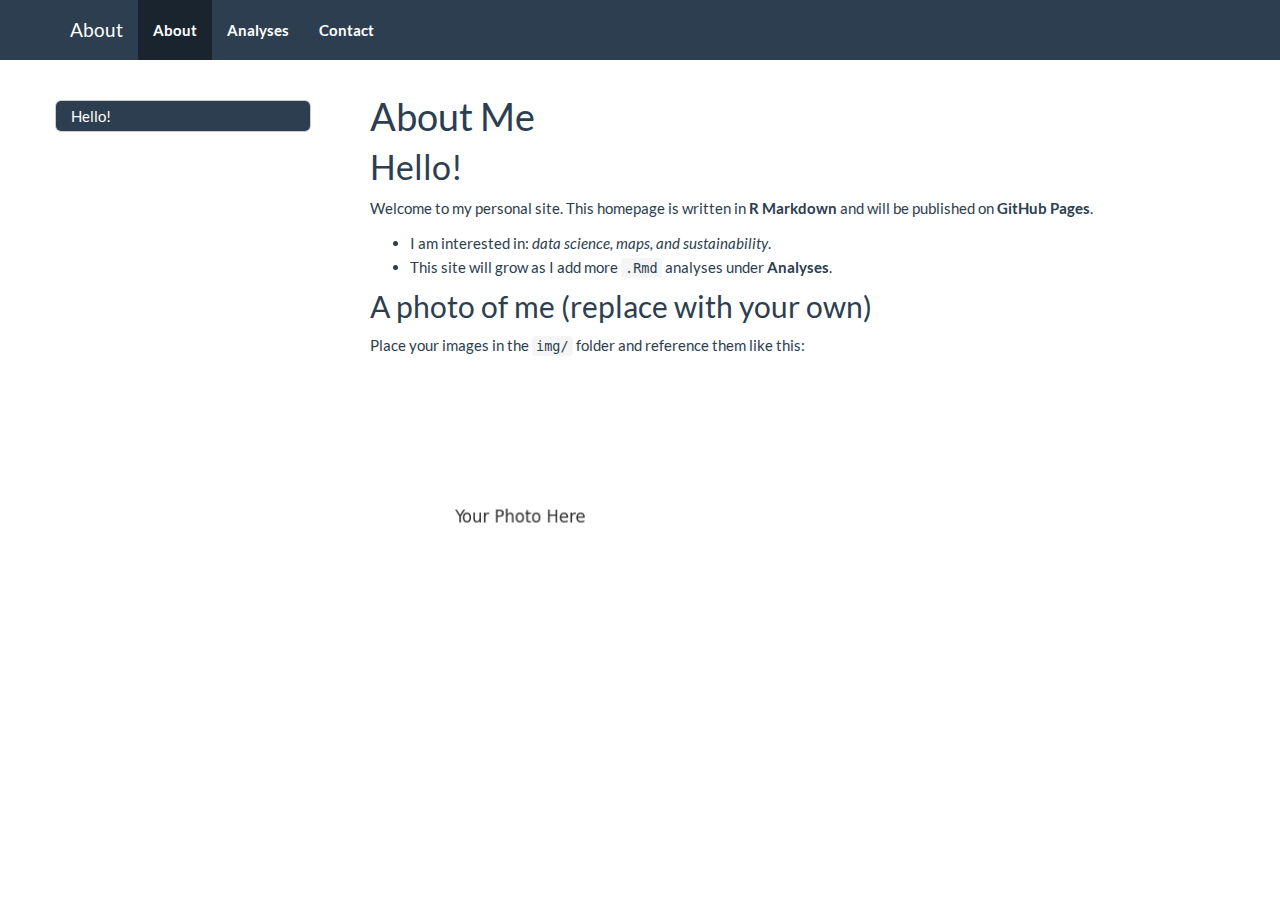
<file: docs/index.html>
<!DOCTYPE html>

<html>

<head>

<meta charset="utf-8" />
<meta name="generator" content="pandoc" />
<meta http-equiv="X-UA-Compatible" content="IE=EDGE" />




<title>About Me</title>

<script src="site_libs/header-attrs-2.30/header-attrs.js"></script>
<script src="site_libs/jquery-3.6.0/jquery-3.6.0.min.js"></script>
<meta name="viewport" content="width=device-width, initial-scale=1" />
<link href="site_libs/bootstrap-3.3.5/css/flatly.min.css" rel="stylesheet" />
<script src="site_libs/bootstrap-3.3.5/js/bootstrap.min.js"></script>
<script src="site_libs/bootstrap-3.3.5/shim/html5shiv.min.js"></script>
<script src="site_libs/bootstrap-3.3.5/shim/respond.min.js"></script>
<style>h1 {font-size: 34px;}
       h1.title {font-size: 38px;}
       h2 {font-size: 30px;}
       h3 {font-size: 24px;}
       h4 {font-size: 18px;}
       h5 {font-size: 16px;}
       h6 {font-size: 12px;}
       code {color: inherit; background-color: rgba(0, 0, 0, 0.04);}
       pre:not([class]) { background-color: white }</style>
<script src="site_libs/jqueryui-1.13.2/jquery-ui.min.js"></script>
<link href="site_libs/tocify-1.9.1/jquery.tocify.css" rel="stylesheet" />
<script src="site_libs/tocify-1.9.1/jquery.tocify.js"></script>
<script src="site_libs/navigation-1.1/tabsets.js"></script>
<link href="site_libs/highlightjs-9.12.0/default.css" rel="stylesheet" />
<script src="site_libs/highlightjs-9.12.0/highlight.js"></script>

<style type="text/css">
  code{white-space: pre-wrap;}
  span.smallcaps{font-variant: small-caps;}
  span.underline{text-decoration: underline;}
  div.column{display: inline-block; vertical-align: top; width: 50%;}
  div.hanging-indent{margin-left: 1.5em; text-indent: -1.5em;}
  ul.task-list{list-style: none;}
    </style>

<style type="text/css">code{white-space: pre;}</style>
<script type="text/javascript">
if (window.hljs) {
  hljs.configure({languages: []});
  hljs.initHighlightingOnLoad();
  if (document.readyState && document.readyState === "complete") {
    window.setTimeout(function() { hljs.initHighlighting(); }, 0);
  }
}
</script>






<link rel="stylesheet" href="styles.css" type="text/css" />



<style type = "text/css">
.main-container {
  max-width: 940px;
  margin-left: auto;
  margin-right: auto;
}
img {
  max-width:100%;
}
.tabbed-pane {
  padding-top: 12px;
}
.html-widget {
  margin-bottom: 20px;
}
button.code-folding-btn:focus {
  outline: none;
}
summary {
  display: list-item;
}
details > summary > p:only-child {
  display: inline;
}
pre code {
  padding: 0;
}
</style>


<style type="text/css">
.dropdown-submenu {
  position: relative;
}
.dropdown-submenu>.dropdown-menu {
  top: 0;
  left: 100%;
  margin-top: -6px;
  margin-left: -1px;
  border-radius: 0 6px 6px 6px;
}
.dropdown-submenu:hover>.dropdown-menu {
  display: block;
}
.dropdown-submenu>a:after {
  display: block;
  content: " ";
  float: right;
  width: 0;
  height: 0;
  border-color: transparent;
  border-style: solid;
  border-width: 5px 0 5px 5px;
  border-left-color: #cccccc;
  margin-top: 5px;
  margin-right: -10px;
}
.dropdown-submenu:hover>a:after {
  border-left-color: #adb5bd;
}
.dropdown-submenu.pull-left {
  float: none;
}
.dropdown-submenu.pull-left>.dropdown-menu {
  left: -100%;
  margin-left: 10px;
  border-radius: 6px 0 6px 6px;
}
</style>

<script type="text/javascript">
// manage active state of menu based on current page
$(document).ready(function () {
  // active menu anchor
  href = window.location.pathname
  href = href.substr(href.lastIndexOf('/') + 1)
  if (href === "")
    href = "index.html";
  var menuAnchor = $('a[href="' + href + '"]');

  // mark the anchor link active (and if it's in a dropdown, also mark that active)
  var dropdown = menuAnchor.closest('li.dropdown');
  if (window.bootstrap) { // Bootstrap 4+
    menuAnchor.addClass('active');
    dropdown.find('> .dropdown-toggle').addClass('active');
  } else { // Bootstrap 3
    menuAnchor.parent().addClass('active');
    dropdown.addClass('active');
  }

  // Navbar adjustments
  var navHeight = $(".navbar").first().height() + 15;
  var style = document.createElement('style');
  var pt = "padding-top: " + navHeight + "px; ";
  var mt = "margin-top: -" + navHeight + "px; ";
  var css = "";
  // offset scroll position for anchor links (for fixed navbar)
  for (var i = 1; i <= 6; i++) {
    css += ".section h" + i + "{ " + pt + mt + "}\n";
  }
  style.innerHTML = "body {" + pt + "padding-bottom: 40px; }\n" + css;
  document.head.appendChild(style);
});
</script>

<!-- tabsets -->

<style type="text/css">
.tabset-dropdown > .nav-tabs {
  display: inline-table;
  max-height: 500px;
  min-height: 44px;
  overflow-y: auto;
  border: 1px solid #ddd;
  border-radius: 4px;
}

.tabset-dropdown > .nav-tabs > li.active:before, .tabset-dropdown > .nav-tabs.nav-tabs-open:before {
  content: "\e259";
  font-family: 'Glyphicons Halflings';
  display: inline-block;
  padding: 10px;
  border-right: 1px solid #ddd;
}

.tabset-dropdown > .nav-tabs.nav-tabs-open > li.active:before {
  content: "\e258";
  font-family: 'Glyphicons Halflings';
  border: none;
}

.tabset-dropdown > .nav-tabs > li.active {
  display: block;
}

.tabset-dropdown > .nav-tabs > li > a,
.tabset-dropdown > .nav-tabs > li > a:focus,
.tabset-dropdown > .nav-tabs > li > a:hover {
  border: none;
  display: inline-block;
  border-radius: 4px;
  background-color: transparent;
}

.tabset-dropdown > .nav-tabs.nav-tabs-open > li {
  display: block;
  float: none;
}

.tabset-dropdown > .nav-tabs > li {
  display: none;
}
</style>

<!-- code folding -->



<style type="text/css">

#TOC {
  margin: 25px 0px 20px 0px;
}
@media (max-width: 768px) {
#TOC {
  position: relative;
  width: 100%;
}
}

@media print {
.toc-content {
  /* see https://github.com/w3c/csswg-drafts/issues/4434 */
  float: right;
}
}

.toc-content {
  padding-left: 30px;
  padding-right: 40px;
}

div.main-container {
  max-width: 1200px;
}

div.tocify {
  width: 20%;
  max-width: 260px;
  max-height: 85%;
}

@media (min-width: 768px) and (max-width: 991px) {
  div.tocify {
    width: 25%;
  }
}

@media (max-width: 767px) {
  div.tocify {
    width: 100%;
    max-width: none;
  }
}

.tocify ul, .tocify li {
  line-height: 20px;
}

.tocify-subheader .tocify-item {
  font-size: 0.90em;
}

.tocify .list-group-item {
  border-radius: 0px;
}


</style>



</head>

<body>


<div class="container-fluid main-container">


<!-- setup 3col/9col grid for toc_float and main content  -->
<div class="row">
<div class="col-xs-12 col-sm-4 col-md-3">
<div id="TOC" class="tocify">
</div>
</div>

<div class="toc-content col-xs-12 col-sm-8 col-md-9">




<div class="navbar navbar-default  navbar-fixed-top" role="navigation">
  <div class="container">
    <div class="navbar-header">
      <button type="button" class="navbar-toggle collapsed" data-toggle="collapse" data-bs-toggle="collapse" data-target="#navbar" data-bs-target="#navbar">
        <span class="icon-bar"></span>
        <span class="icon-bar"></span>
        <span class="icon-bar"></span>
      </button>
      <a class="navbar-brand" href="index.html">About</a>
    </div>
    <div id="navbar" class="navbar-collapse collapse">
      <ul class="nav navbar-nav">
        <li>
  <a href="index.html">About</a>
</li>
<li>
  <a href="analyses.html">Analyses</a>
</li>
<li>
  <a href="contact.html">Contact</a>
</li>
      </ul>
      <ul class="nav navbar-nav navbar-right">
        
      </ul>
    </div><!--/.nav-collapse -->
  </div><!--/.container -->
</div><!--/.navbar -->

<div id="header">



<h1 class="title toc-ignore">About Me</h1>

</div>


<div id="hello" class="section level1">
<h1>Hello!</h1>
<p>Welcome to my personal site. This homepage is written in <strong>R
Markdown</strong> and will be published on <strong>GitHub
Pages</strong>.</p>
<ul>
<li>I am interested in: <em>data science, maps, and
sustainability</em>.</li>
<li>This site will grow as I add more <code>.Rmd</code> analyses under
<strong>Analyses</strong>.</li>
</ul>
<div id="a-photo-of-me-replace-with-your-own" class="section level2">
<h2>A photo of me (replace with your own)</h2>
<p>Place your images in the <code>img/</code> folder and reference them
like this:</p>
<p><img src="img/profile_example.png" width="300px" /></p>
</div>
</div>



</div>
</div>

</div>

<script>

// add bootstrap table styles to pandoc tables
function bootstrapStylePandocTables() {
  $('tr.odd').parent('tbody').parent('table').addClass('table table-condensed');
}
$(document).ready(function () {
  bootstrapStylePandocTables();
});


</script>

<!-- tabsets -->

<script>
$(document).ready(function () {
  window.buildTabsets("TOC");
});

$(document).ready(function () {
  $('.tabset-dropdown > .nav-tabs > li').click(function () {
    $(this).parent().toggleClass('nav-tabs-open');
  });
});
</script>

<!-- code folding -->

<script>
$(document).ready(function ()  {

    // temporarily add toc-ignore selector to headers for the consistency with Pandoc
    $('.unlisted.unnumbered').addClass('toc-ignore')

    // move toc-ignore selectors from section div to header
    $('div.section.toc-ignore')
        .removeClass('toc-ignore')
        .children('h1,h2,h3,h4,h5').addClass('toc-ignore');

    // establish options
    var options = {
      selectors: "h1,h2",
      theme: "bootstrap3",
      context: '.toc-content',
      hashGenerator: function (text) {
        return text.replace(/[.\\/?&!#<>]/g, '').replace(/\s/g, '_');
      },
      ignoreSelector: ".toc-ignore",
      scrollTo: 0
    };
    options.showAndHide = true;
    options.smoothScroll = true;

    // tocify
    var toc = $("#TOC").tocify(options).data("toc-tocify");
});
</script>

<!-- dynamically load mathjax for compatibility with self-contained -->
<script>
  (function () {
    var script = document.createElement("script");
    script.type = "text/javascript";
    script.src  = "https://mathjax.rstudio.com/latest/MathJax.js?config=TeX-AMS-MML_HTMLorMML";
    document.getElementsByTagName("head")[0].appendChild(script);
  })();
</script>

</body>
</html>
</file>
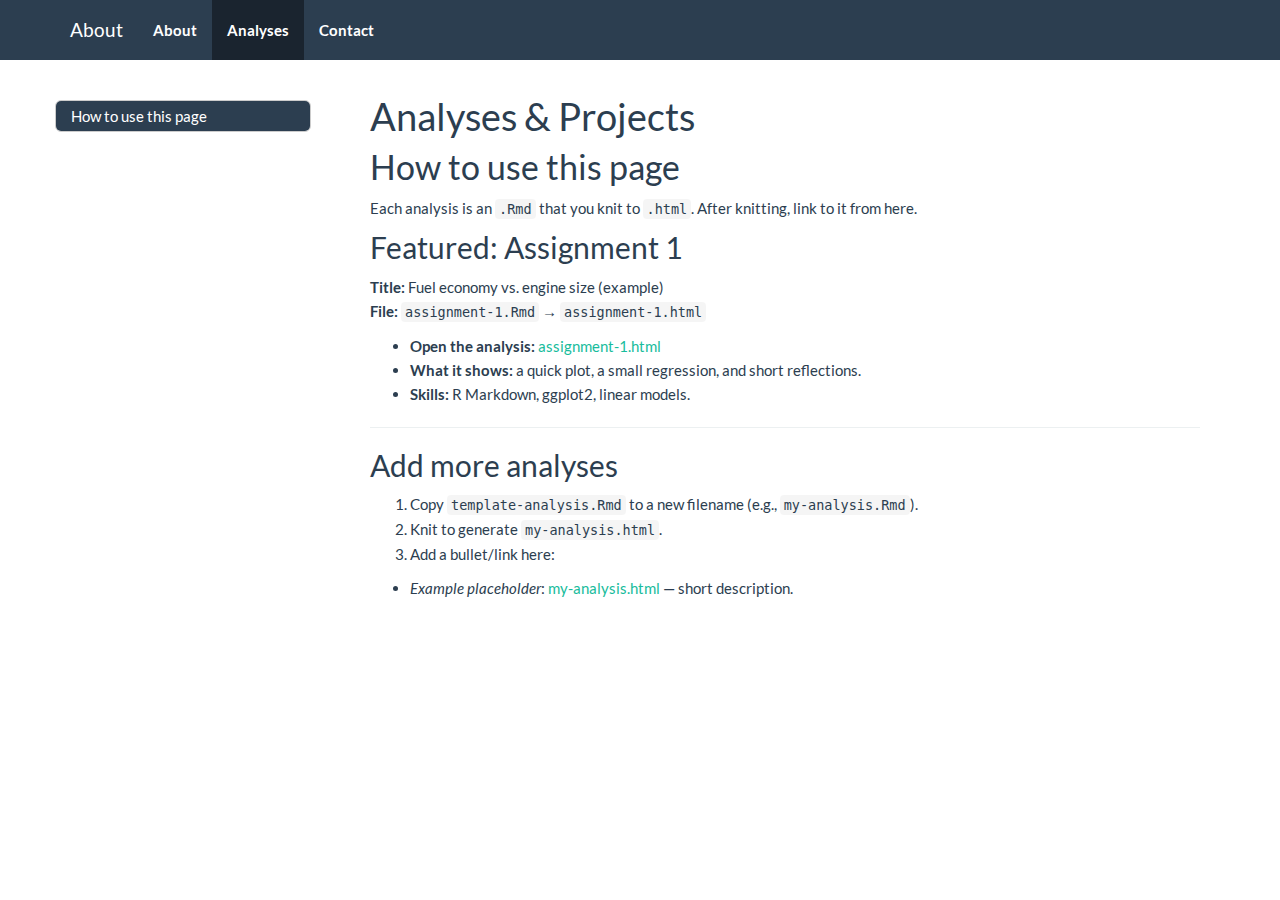
<file: docs/analyses.html>
<!DOCTYPE html>

<html>

<head>

<meta charset="utf-8" />
<meta name="generator" content="pandoc" />
<meta http-equiv="X-UA-Compatible" content="IE=EDGE" />




<title>Analyses &amp; Projects</title>

<script src="site_libs/header-attrs-2.30/header-attrs.js"></script>
<script src="site_libs/jquery-3.6.0/jquery-3.6.0.min.js"></script>
<meta name="viewport" content="width=device-width, initial-scale=1" />
<link href="site_libs/bootstrap-3.3.5/css/flatly.min.css" rel="stylesheet" />
<script src="site_libs/bootstrap-3.3.5/js/bootstrap.min.js"></script>
<script src="site_libs/bootstrap-3.3.5/shim/html5shiv.min.js"></script>
<script src="site_libs/bootstrap-3.3.5/shim/respond.min.js"></script>
<style>h1 {font-size: 34px;}
       h1.title {font-size: 38px;}
       h2 {font-size: 30px;}
       h3 {font-size: 24px;}
       h4 {font-size: 18px;}
       h5 {font-size: 16px;}
       h6 {font-size: 12px;}
       code {color: inherit; background-color: rgba(0, 0, 0, 0.04);}
       pre:not([class]) { background-color: white }</style>
<script src="site_libs/jqueryui-1.13.2/jquery-ui.min.js"></script>
<link href="site_libs/tocify-1.9.1/jquery.tocify.css" rel="stylesheet" />
<script src="site_libs/tocify-1.9.1/jquery.tocify.js"></script>
<script src="site_libs/navigation-1.1/tabsets.js"></script>
<link href="site_libs/highlightjs-9.12.0/default.css" rel="stylesheet" />
<script src="site_libs/highlightjs-9.12.0/highlight.js"></script>

<style type="text/css">
  code{white-space: pre-wrap;}
  span.smallcaps{font-variant: small-caps;}
  span.underline{text-decoration: underline;}
  div.column{display: inline-block; vertical-align: top; width: 50%;}
  div.hanging-indent{margin-left: 1.5em; text-indent: -1.5em;}
  ul.task-list{list-style: none;}
    </style>

<style type="text/css">code{white-space: pre;}</style>
<script type="text/javascript">
if (window.hljs) {
  hljs.configure({languages: []});
  hljs.initHighlightingOnLoad();
  if (document.readyState && document.readyState === "complete") {
    window.setTimeout(function() { hljs.initHighlighting(); }, 0);
  }
}
</script>






<link rel="stylesheet" href="styles.css" type="text/css" />



<style type = "text/css">
.main-container {
  max-width: 940px;
  margin-left: auto;
  margin-right: auto;
}
img {
  max-width:100%;
}
.tabbed-pane {
  padding-top: 12px;
}
.html-widget {
  margin-bottom: 20px;
}
button.code-folding-btn:focus {
  outline: none;
}
summary {
  display: list-item;
}
details > summary > p:only-child {
  display: inline;
}
pre code {
  padding: 0;
}
</style>


<style type="text/css">
.dropdown-submenu {
  position: relative;
}
.dropdown-submenu>.dropdown-menu {
  top: 0;
  left: 100%;
  margin-top: -6px;
  margin-left: -1px;
  border-radius: 0 6px 6px 6px;
}
.dropdown-submenu:hover>.dropdown-menu {
  display: block;
}
.dropdown-submenu>a:after {
  display: block;
  content: " ";
  float: right;
  width: 0;
  height: 0;
  border-color: transparent;
  border-style: solid;
  border-width: 5px 0 5px 5px;
  border-left-color: #cccccc;
  margin-top: 5px;
  margin-right: -10px;
}
.dropdown-submenu:hover>a:after {
  border-left-color: #adb5bd;
}
.dropdown-submenu.pull-left {
  float: none;
}
.dropdown-submenu.pull-left>.dropdown-menu {
  left: -100%;
  margin-left: 10px;
  border-radius: 6px 0 6px 6px;
}
</style>

<script type="text/javascript">
// manage active state of menu based on current page
$(document).ready(function () {
  // active menu anchor
  href = window.location.pathname
  href = href.substr(href.lastIndexOf('/') + 1)
  if (href === "")
    href = "index.html";
  var menuAnchor = $('a[href="' + href + '"]');

  // mark the anchor link active (and if it's in a dropdown, also mark that active)
  var dropdown = menuAnchor.closest('li.dropdown');
  if (window.bootstrap) { // Bootstrap 4+
    menuAnchor.addClass('active');
    dropdown.find('> .dropdown-toggle').addClass('active');
  } else { // Bootstrap 3
    menuAnchor.parent().addClass('active');
    dropdown.addClass('active');
  }

  // Navbar adjustments
  var navHeight = $(".navbar").first().height() + 15;
  var style = document.createElement('style');
  var pt = "padding-top: " + navHeight + "px; ";
  var mt = "margin-top: -" + navHeight + "px; ";
  var css = "";
  // offset scroll position for anchor links (for fixed navbar)
  for (var i = 1; i <= 6; i++) {
    css += ".section h" + i + "{ " + pt + mt + "}\n";
  }
  style.innerHTML = "body {" + pt + "padding-bottom: 40px; }\n" + css;
  document.head.appendChild(style);
});
</script>

<!-- tabsets -->

<style type="text/css">
.tabset-dropdown > .nav-tabs {
  display: inline-table;
  max-height: 500px;
  min-height: 44px;
  overflow-y: auto;
  border: 1px solid #ddd;
  border-radius: 4px;
}

.tabset-dropdown > .nav-tabs > li.active:before, .tabset-dropdown > .nav-tabs.nav-tabs-open:before {
  content: "\e259";
  font-family: 'Glyphicons Halflings';
  display: inline-block;
  padding: 10px;
  border-right: 1px solid #ddd;
}

.tabset-dropdown > .nav-tabs.nav-tabs-open > li.active:before {
  content: "\e258";
  font-family: 'Glyphicons Halflings';
  border: none;
}

.tabset-dropdown > .nav-tabs > li.active {
  display: block;
}

.tabset-dropdown > .nav-tabs > li > a,
.tabset-dropdown > .nav-tabs > li > a:focus,
.tabset-dropdown > .nav-tabs > li > a:hover {
  border: none;
  display: inline-block;
  border-radius: 4px;
  background-color: transparent;
}

.tabset-dropdown > .nav-tabs.nav-tabs-open > li {
  display: block;
  float: none;
}

.tabset-dropdown > .nav-tabs > li {
  display: none;
}
</style>

<!-- code folding -->



<style type="text/css">

#TOC {
  margin: 25px 0px 20px 0px;
}
@media (max-width: 768px) {
#TOC {
  position: relative;
  width: 100%;
}
}

@media print {
.toc-content {
  /* see https://github.com/w3c/csswg-drafts/issues/4434 */
  float: right;
}
}

.toc-content {
  padding-left: 30px;
  padding-right: 40px;
}

div.main-container {
  max-width: 1200px;
}

div.tocify {
  width: 20%;
  max-width: 260px;
  max-height: 85%;
}

@media (min-width: 768px) and (max-width: 991px) {
  div.tocify {
    width: 25%;
  }
}

@media (max-width: 767px) {
  div.tocify {
    width: 100%;
    max-width: none;
  }
}

.tocify ul, .tocify li {
  line-height: 20px;
}

.tocify-subheader .tocify-item {
  font-size: 0.90em;
}

.tocify .list-group-item {
  border-radius: 0px;
}


</style>



</head>

<body>


<div class="container-fluid main-container">


<!-- setup 3col/9col grid for toc_float and main content  -->
<div class="row">
<div class="col-xs-12 col-sm-4 col-md-3">
<div id="TOC" class="tocify">
</div>
</div>

<div class="toc-content col-xs-12 col-sm-8 col-md-9">




<div class="navbar navbar-default  navbar-fixed-top" role="navigation">
  <div class="container">
    <div class="navbar-header">
      <button type="button" class="navbar-toggle collapsed" data-toggle="collapse" data-bs-toggle="collapse" data-target="#navbar" data-bs-target="#navbar">
        <span class="icon-bar"></span>
        <span class="icon-bar"></span>
        <span class="icon-bar"></span>
      </button>
      <a class="navbar-brand" href="index.html">About</a>
    </div>
    <div id="navbar" class="navbar-collapse collapse">
      <ul class="nav navbar-nav">
        <li>
  <a href="index.html">About</a>
</li>
<li>
  <a href="analyses.html">Analyses</a>
</li>
<li>
  <a href="contact.html">Contact</a>
</li>
      </ul>
      <ul class="nav navbar-nav navbar-right">
        
      </ul>
    </div><!--/.nav-collapse -->
  </div><!--/.container -->
</div><!--/.navbar -->

<div id="header">



<h1 class="title toc-ignore">Analyses &amp; Projects</h1>

</div>


<div id="how-to-use-this-page" class="section level1">
<h1>How to use this page</h1>
<p>Each analysis is an <code>.Rmd</code> that you knit to
<code>.html</code>. After knitting, link to it from here.</p>
<div id="featured-assignment-1" class="section level2">
<h2>Featured: Assignment 1</h2>
<p><strong>Title:</strong> Fuel economy vs. engine size (example)<br />
<strong>File:</strong> <code>assignment-1.Rmd</code> →
<code>assignment-1.html</code></p>
<ul>
<li><strong>Open the analysis:</strong> <a
href="assignment-1.html">assignment-1.html</a></li>
<li><strong>What it shows:</strong> a quick plot, a small regression,
and short reflections.</li>
<li><strong>Skills:</strong> R Markdown, ggplot2, linear models.</li>
</ul>
<hr />
</div>
<div id="add-more-analyses" class="section level2">
<h2>Add more analyses</h2>
<ol style="list-style-type: decimal">
<li>Copy <code>template-analysis.Rmd</code> to a new filename (e.g.,
<code>my-analysis.Rmd</code>).<br />
</li>
<li>Knit to generate <code>my-analysis.html</code>.<br />
</li>
<li>Add a bullet/link here:</li>
</ol>
<ul>
<li><em>Example placeholder</em>: <a
href="my-analysis.html">my-analysis.html</a> — short description.</li>
</ul>
</div>
</div>



</div>
</div>

</div>

<script>

// add bootstrap table styles to pandoc tables
function bootstrapStylePandocTables() {
  $('tr.odd').parent('tbody').parent('table').addClass('table table-condensed');
}
$(document).ready(function () {
  bootstrapStylePandocTables();
});


</script>

<!-- tabsets -->

<script>
$(document).ready(function () {
  window.buildTabsets("TOC");
});

$(document).ready(function () {
  $('.tabset-dropdown > .nav-tabs > li').click(function () {
    $(this).parent().toggleClass('nav-tabs-open');
  });
});
</script>

<!-- code folding -->

<script>
$(document).ready(function ()  {

    // temporarily add toc-ignore selector to headers for the consistency with Pandoc
    $('.unlisted.unnumbered').addClass('toc-ignore')

    // move toc-ignore selectors from section div to header
    $('div.section.toc-ignore')
        .removeClass('toc-ignore')
        .children('h1,h2,h3,h4,h5').addClass('toc-ignore');

    // establish options
    var options = {
      selectors: "h1,h2",
      theme: "bootstrap3",
      context: '.toc-content',
      hashGenerator: function (text) {
        return text.replace(/[.\\/?&!#<>]/g, '').replace(/\s/g, '_');
      },
      ignoreSelector: ".toc-ignore",
      scrollTo: 0
    };
    options.showAndHide = true;
    options.smoothScroll = true;

    // tocify
    var toc = $("#TOC").tocify(options).data("toc-tocify");
});
</script>

<!-- dynamically load mathjax for compatibility with self-contained -->
<script>
  (function () {
    var script = document.createElement("script");
    script.type = "text/javascript";
    script.src  = "https://mathjax.rstudio.com/latest/MathJax.js?config=TeX-AMS-MML_HTMLorMML";
    document.getElementsByTagName("head")[0].appendChild(script);
  })();
</script>

</body>
</html>
</file>
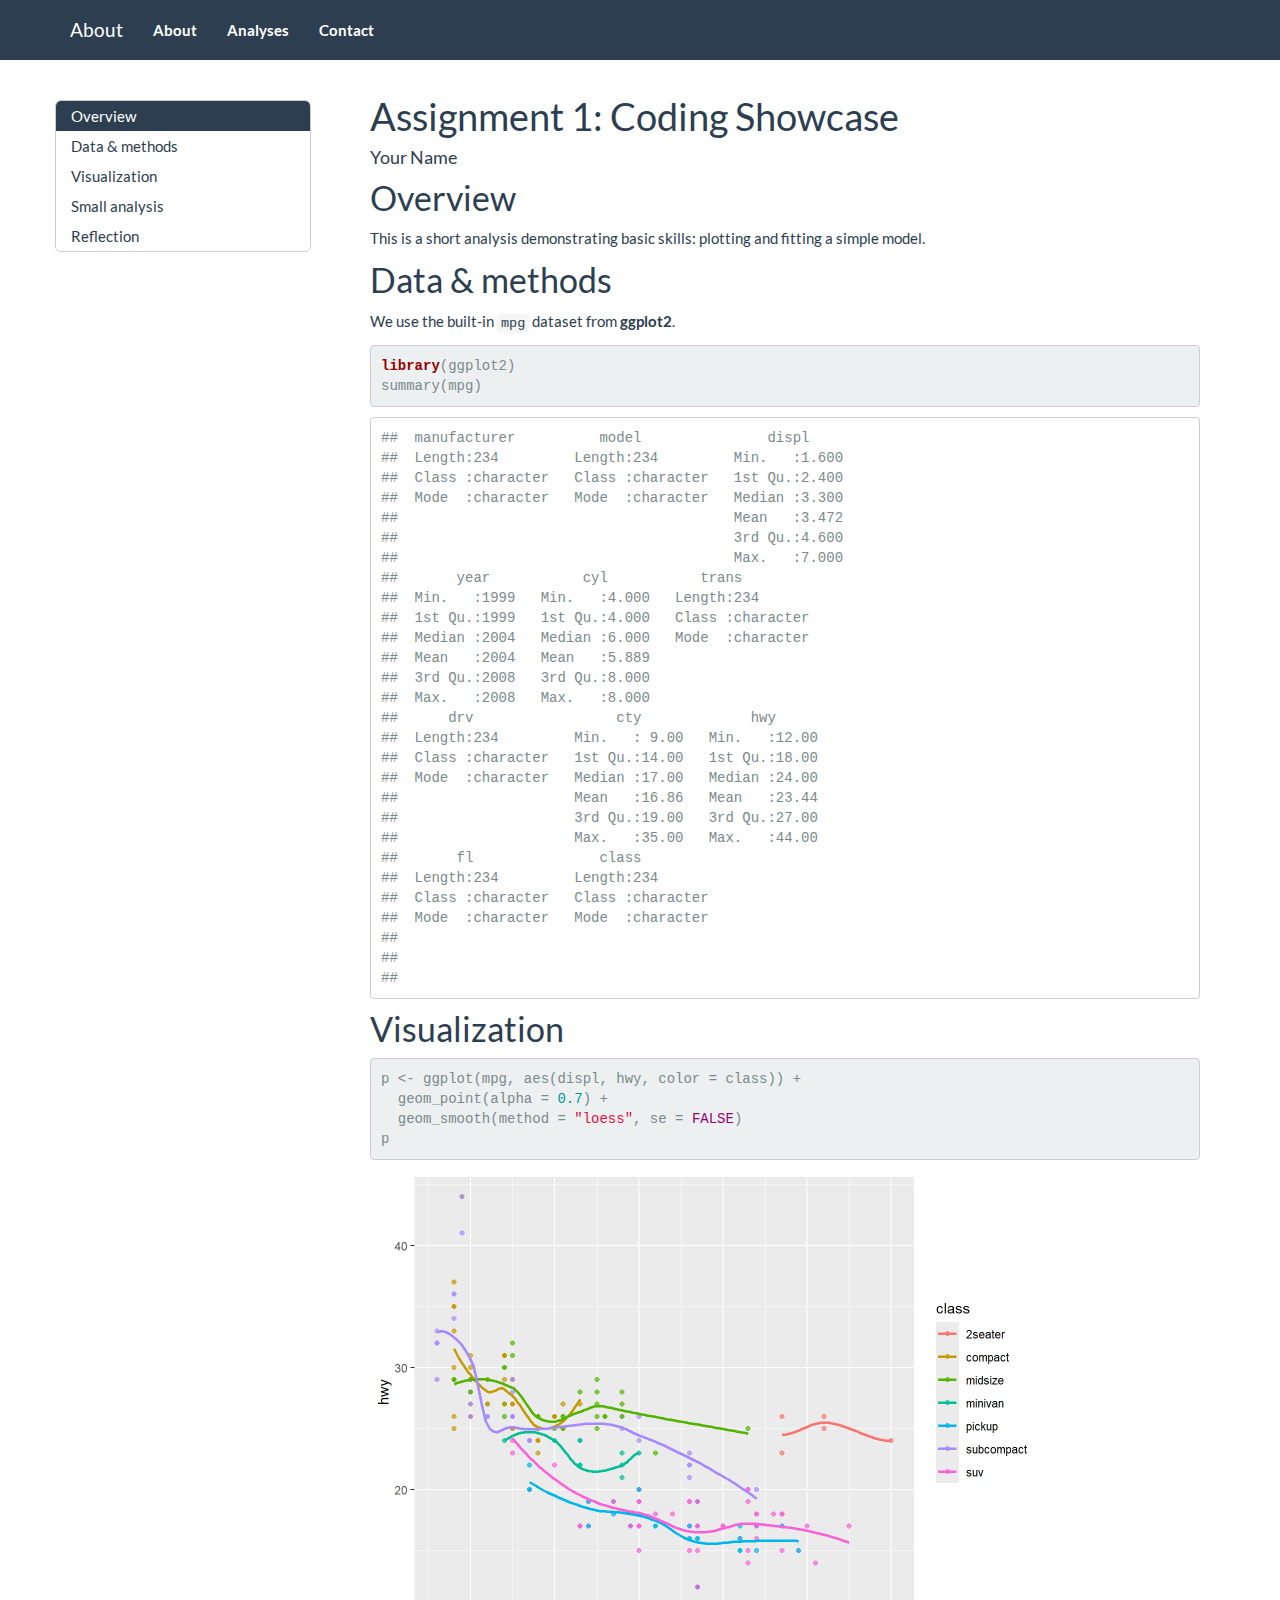
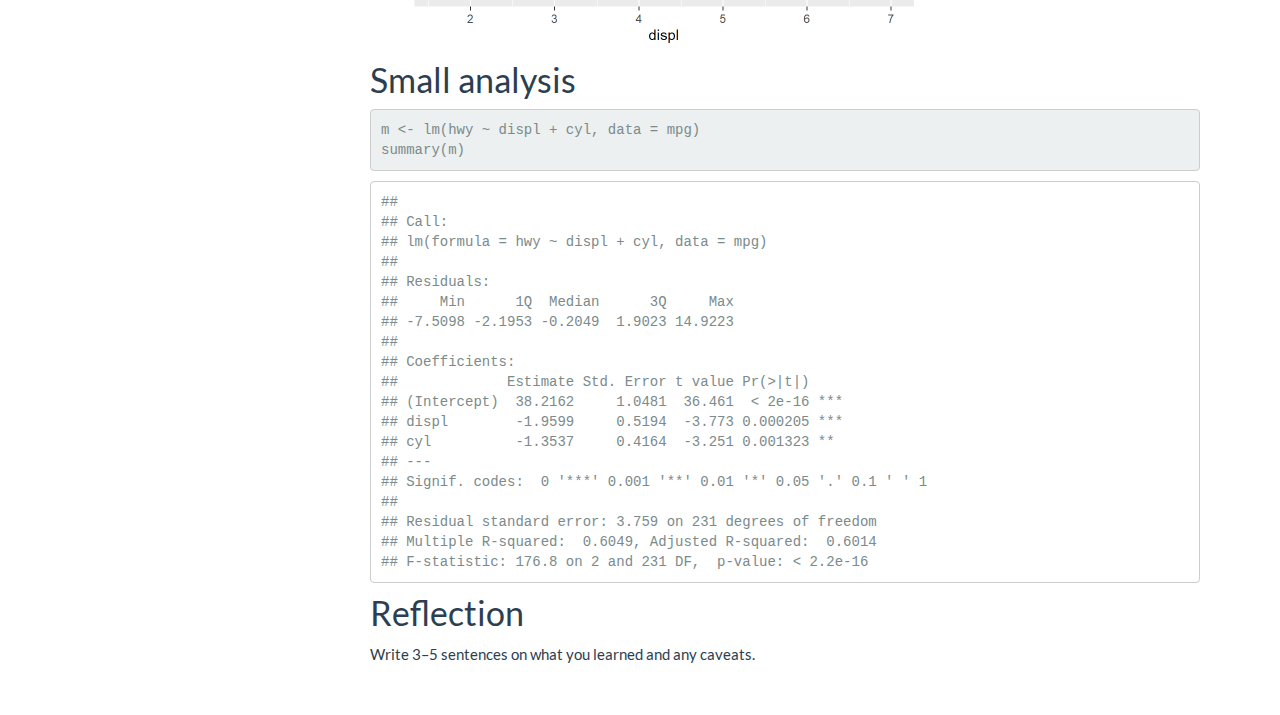
<file: docs/assignment-1.html>
<!DOCTYPE html>

<html>

<head>

<meta charset="utf-8" />
<meta name="generator" content="pandoc" />
<meta http-equiv="X-UA-Compatible" content="IE=EDGE" />


<meta name="author" content="Your Name" />


<title>Assignment 1: Coding Showcase</title>

<script src="site_libs/header-attrs-2.30/header-attrs.js"></script>
<script src="site_libs/jquery-3.6.0/jquery-3.6.0.min.js"></script>
<meta name="viewport" content="width=device-width, initial-scale=1" />
<link href="site_libs/bootstrap-3.3.5/css/flatly.min.css" rel="stylesheet" />
<script src="site_libs/bootstrap-3.3.5/js/bootstrap.min.js"></script>
<script src="site_libs/bootstrap-3.3.5/shim/html5shiv.min.js"></script>
<script src="site_libs/bootstrap-3.3.5/shim/respond.min.js"></script>
<style>h1 {font-size: 34px;}
       h1.title {font-size: 38px;}
       h2 {font-size: 30px;}
       h3 {font-size: 24px;}
       h4 {font-size: 18px;}
       h5 {font-size: 16px;}
       h6 {font-size: 12px;}
       code {color: inherit; background-color: rgba(0, 0, 0, 0.04);}
       pre:not([class]) { background-color: white }</style>
<script src="site_libs/jqueryui-1.13.2/jquery-ui.min.js"></script>
<link href="site_libs/tocify-1.9.1/jquery.tocify.css" rel="stylesheet" />
<script src="site_libs/tocify-1.9.1/jquery.tocify.js"></script>
<script src="site_libs/navigation-1.1/tabsets.js"></script>
<link href="site_libs/highlightjs-9.12.0/default.css" rel="stylesheet" />
<script src="site_libs/highlightjs-9.12.0/highlight.js"></script>

<style type="text/css">
  code{white-space: pre-wrap;}
  span.smallcaps{font-variant: small-caps;}
  span.underline{text-decoration: underline;}
  div.column{display: inline-block; vertical-align: top; width: 50%;}
  div.hanging-indent{margin-left: 1.5em; text-indent: -1.5em;}
  ul.task-list{list-style: none;}
    </style>

<style type="text/css">code{white-space: pre;}</style>
<script type="text/javascript">
if (window.hljs) {
  hljs.configure({languages: []});
  hljs.initHighlightingOnLoad();
  if (document.readyState && document.readyState === "complete") {
    window.setTimeout(function() { hljs.initHighlighting(); }, 0);
  }
}
</script>






<link rel="stylesheet" href="styles.css" type="text/css" />



<style type = "text/css">
.main-container {
  max-width: 940px;
  margin-left: auto;
  margin-right: auto;
}
img {
  max-width:100%;
}
.tabbed-pane {
  padding-top: 12px;
}
.html-widget {
  margin-bottom: 20px;
}
button.code-folding-btn:focus {
  outline: none;
}
summary {
  display: list-item;
}
details > summary > p:only-child {
  display: inline;
}
pre code {
  padding: 0;
}
</style>


<style type="text/css">
.dropdown-submenu {
  position: relative;
}
.dropdown-submenu>.dropdown-menu {
  top: 0;
  left: 100%;
  margin-top: -6px;
  margin-left: -1px;
  border-radius: 0 6px 6px 6px;
}
.dropdown-submenu:hover>.dropdown-menu {
  display: block;
}
.dropdown-submenu>a:after {
  display: block;
  content: " ";
  float: right;
  width: 0;
  height: 0;
  border-color: transparent;
  border-style: solid;
  border-width: 5px 0 5px 5px;
  border-left-color: #cccccc;
  margin-top: 5px;
  margin-right: -10px;
}
.dropdown-submenu:hover>a:after {
  border-left-color: #adb5bd;
}
.dropdown-submenu.pull-left {
  float: none;
}
.dropdown-submenu.pull-left>.dropdown-menu {
  left: -100%;
  margin-left: 10px;
  border-radius: 6px 0 6px 6px;
}
</style>

<script type="text/javascript">
// manage active state of menu based on current page
$(document).ready(function () {
  // active menu anchor
  href = window.location.pathname
  href = href.substr(href.lastIndexOf('/') + 1)
  if (href === "")
    href = "index.html";
  var menuAnchor = $('a[href="' + href + '"]');

  // mark the anchor link active (and if it's in a dropdown, also mark that active)
  var dropdown = menuAnchor.closest('li.dropdown');
  if (window.bootstrap) { // Bootstrap 4+
    menuAnchor.addClass('active');
    dropdown.find('> .dropdown-toggle').addClass('active');
  } else { // Bootstrap 3
    menuAnchor.parent().addClass('active');
    dropdown.addClass('active');
  }

  // Navbar adjustments
  var navHeight = $(".navbar").first().height() + 15;
  var style = document.createElement('style');
  var pt = "padding-top: " + navHeight + "px; ";
  var mt = "margin-top: -" + navHeight + "px; ";
  var css = "";
  // offset scroll position for anchor links (for fixed navbar)
  for (var i = 1; i <= 6; i++) {
    css += ".section h" + i + "{ " + pt + mt + "}\n";
  }
  style.innerHTML = "body {" + pt + "padding-bottom: 40px; }\n" + css;
  document.head.appendChild(style);
});
</script>

<!-- tabsets -->

<style type="text/css">
.tabset-dropdown > .nav-tabs {
  display: inline-table;
  max-height: 500px;
  min-height: 44px;
  overflow-y: auto;
  border: 1px solid #ddd;
  border-radius: 4px;
}

.tabset-dropdown > .nav-tabs > li.active:before, .tabset-dropdown > .nav-tabs.nav-tabs-open:before {
  content: "\e259";
  font-family: 'Glyphicons Halflings';
  display: inline-block;
  padding: 10px;
  border-right: 1px solid #ddd;
}

.tabset-dropdown > .nav-tabs.nav-tabs-open > li.active:before {
  content: "\e258";
  font-family: 'Glyphicons Halflings';
  border: none;
}

.tabset-dropdown > .nav-tabs > li.active {
  display: block;
}

.tabset-dropdown > .nav-tabs > li > a,
.tabset-dropdown > .nav-tabs > li > a:focus,
.tabset-dropdown > .nav-tabs > li > a:hover {
  border: none;
  display: inline-block;
  border-radius: 4px;
  background-color: transparent;
}

.tabset-dropdown > .nav-tabs.nav-tabs-open > li {
  display: block;
  float: none;
}

.tabset-dropdown > .nav-tabs > li {
  display: none;
}
</style>

<!-- code folding -->



<style type="text/css">

#TOC {
  margin: 25px 0px 20px 0px;
}
@media (max-width: 768px) {
#TOC {
  position: relative;
  width: 100%;
}
}

@media print {
.toc-content {
  /* see https://github.com/w3c/csswg-drafts/issues/4434 */
  float: right;
}
}

.toc-content {
  padding-left: 30px;
  padding-right: 40px;
}

div.main-container {
  max-width: 1200px;
}

div.tocify {
  width: 20%;
  max-width: 260px;
  max-height: 85%;
}

@media (min-width: 768px) and (max-width: 991px) {
  div.tocify {
    width: 25%;
  }
}

@media (max-width: 767px) {
  div.tocify {
    width: 100%;
    max-width: none;
  }
}

.tocify ul, .tocify li {
  line-height: 20px;
}

.tocify-subheader .tocify-item {
  font-size: 0.90em;
}

.tocify .list-group-item {
  border-radius: 0px;
}


</style>



</head>

<body>


<div class="container-fluid main-container">


<!-- setup 3col/9col grid for toc_float and main content  -->
<div class="row">
<div class="col-xs-12 col-sm-4 col-md-3">
<div id="TOC" class="tocify">
</div>
</div>

<div class="toc-content col-xs-12 col-sm-8 col-md-9">




<div class="navbar navbar-default  navbar-fixed-top" role="navigation">
  <div class="container">
    <div class="navbar-header">
      <button type="button" class="navbar-toggle collapsed" data-toggle="collapse" data-bs-toggle="collapse" data-target="#navbar" data-bs-target="#navbar">
        <span class="icon-bar"></span>
        <span class="icon-bar"></span>
        <span class="icon-bar"></span>
      </button>
      <a class="navbar-brand" href="index.html">About</a>
    </div>
    <div id="navbar" class="navbar-collapse collapse">
      <ul class="nav navbar-nav">
        <li>
  <a href="index.html">About</a>
</li>
<li>
  <a href="analyses.html">Analyses</a>
</li>
<li>
  <a href="contact.html">Contact</a>
</li>
      </ul>
      <ul class="nav navbar-nav navbar-right">
        
      </ul>
    </div><!--/.nav-collapse -->
  </div><!--/.container -->
</div><!--/.navbar -->

<div id="header">



<h1 class="title toc-ignore">Assignment 1: Coding Showcase</h1>
<h4 class="author">Your Name</h4>

</div>


<div id="overview" class="section level1">
<h1>Overview</h1>
<p>This is a short analysis demonstrating basic skills: plotting and
fitting a simple model.</p>
</div>
<div id="data-methods" class="section level1">
<h1>Data &amp; methods</h1>
<p>We use the built-in <code>mpg</code> dataset from
<strong>ggplot2</strong>.</p>
<pre class="r"><code>library(ggplot2)
summary(mpg)</code></pre>
<pre><code>##  manufacturer          model               displ      
##  Length:234         Length:234         Min.   :1.600  
##  Class :character   Class :character   1st Qu.:2.400  
##  Mode  :character   Mode  :character   Median :3.300  
##                                        Mean   :3.472  
##                                        3rd Qu.:4.600  
##                                        Max.   :7.000  
##       year           cyl           trans          
##  Min.   :1999   Min.   :4.000   Length:234        
##  1st Qu.:1999   1st Qu.:4.000   Class :character  
##  Median :2004   Median :6.000   Mode  :character  
##  Mean   :2004   Mean   :5.889                     
##  3rd Qu.:2008   3rd Qu.:8.000                     
##  Max.   :2008   Max.   :8.000                     
##      drv                 cty             hwy       
##  Length:234         Min.   : 9.00   Min.   :12.00  
##  Class :character   1st Qu.:14.00   1st Qu.:18.00  
##  Mode  :character   Median :17.00   Median :24.00  
##                     Mean   :16.86   Mean   :23.44  
##                     3rd Qu.:19.00   3rd Qu.:27.00  
##                     Max.   :35.00   Max.   :44.00  
##       fl               class          
##  Length:234         Length:234        
##  Class :character   Class :character  
##  Mode  :character   Mode  :character  
##                                       
##                                       
## </code></pre>
</div>
<div id="visualization" class="section level1">
<h1>Visualization</h1>
<pre class="r"><code>p &lt;- ggplot(mpg, aes(displ, hwy, color = class)) +
  geom_point(alpha = 0.7) +
  geom_smooth(method = &quot;loess&quot;, se = FALSE)
p</code></pre>
<p><img src="assignment-1_files/figure-html/unnamed-chunk-2-1.png" width="672" /></p>
</div>
<div id="small-analysis" class="section level1">
<h1>Small analysis</h1>
<pre class="r"><code>m &lt;- lm(hwy ~ displ + cyl, data = mpg)
summary(m)</code></pre>
<pre><code>## 
## Call:
## lm(formula = hwy ~ displ + cyl, data = mpg)
## 
## Residuals:
##     Min      1Q  Median      3Q     Max 
## -7.5098 -2.1953 -0.2049  1.9023 14.9223 
## 
## Coefficients:
##             Estimate Std. Error t value Pr(&gt;|t|)    
## (Intercept)  38.2162     1.0481  36.461  &lt; 2e-16 ***
## displ        -1.9599     0.5194  -3.773 0.000205 ***
## cyl          -1.3537     0.4164  -3.251 0.001323 ** 
## ---
## Signif. codes:  0 &#39;***&#39; 0.001 &#39;**&#39; 0.01 &#39;*&#39; 0.05 &#39;.&#39; 0.1 &#39; &#39; 1
## 
## Residual standard error: 3.759 on 231 degrees of freedom
## Multiple R-squared:  0.6049, Adjusted R-squared:  0.6014 
## F-statistic: 176.8 on 2 and 231 DF,  p-value: &lt; 2.2e-16</code></pre>
</div>
<div id="reflection" class="section level1">
<h1>Reflection</h1>
<p>Write 3–5 sentences on what you learned and any caveats.</p>
</div>



</div>
</div>

</div>

<script>

// add bootstrap table styles to pandoc tables
function bootstrapStylePandocTables() {
  $('tr.odd').parent('tbody').parent('table').addClass('table table-condensed');
}
$(document).ready(function () {
  bootstrapStylePandocTables();
});


</script>

<!-- tabsets -->

<script>
$(document).ready(function () {
  window.buildTabsets("TOC");
});

$(document).ready(function () {
  $('.tabset-dropdown > .nav-tabs > li').click(function () {
    $(this).parent().toggleClass('nav-tabs-open');
  });
});
</script>

<!-- code folding -->

<script>
$(document).ready(function ()  {

    // temporarily add toc-ignore selector to headers for the consistency with Pandoc
    $('.unlisted.unnumbered').addClass('toc-ignore')

    // move toc-ignore selectors from section div to header
    $('div.section.toc-ignore')
        .removeClass('toc-ignore')
        .children('h1,h2,h3,h4,h5').addClass('toc-ignore');

    // establish options
    var options = {
      selectors: "h1,h2",
      theme: "bootstrap3",
      context: '.toc-content',
      hashGenerator: function (text) {
        return text.replace(/[.\\/?&!#<>]/g, '').replace(/\s/g, '_');
      },
      ignoreSelector: ".toc-ignore",
      scrollTo: 0
    };
    options.showAndHide = true;
    options.smoothScroll = true;

    // tocify
    var toc = $("#TOC").tocify(options).data("toc-tocify");
});
</script>

<!-- dynamically load mathjax for compatibility with self-contained -->
<script>
  (function () {
    var script = document.createElement("script");
    script.type = "text/javascript";
    script.src  = "https://mathjax.rstudio.com/latest/MathJax.js?config=TeX-AMS-MML_HTMLorMML";
    document.getElementsByTagName("head")[0].appendChild(script);
  })();
</script>

</body>
</html>
</file>
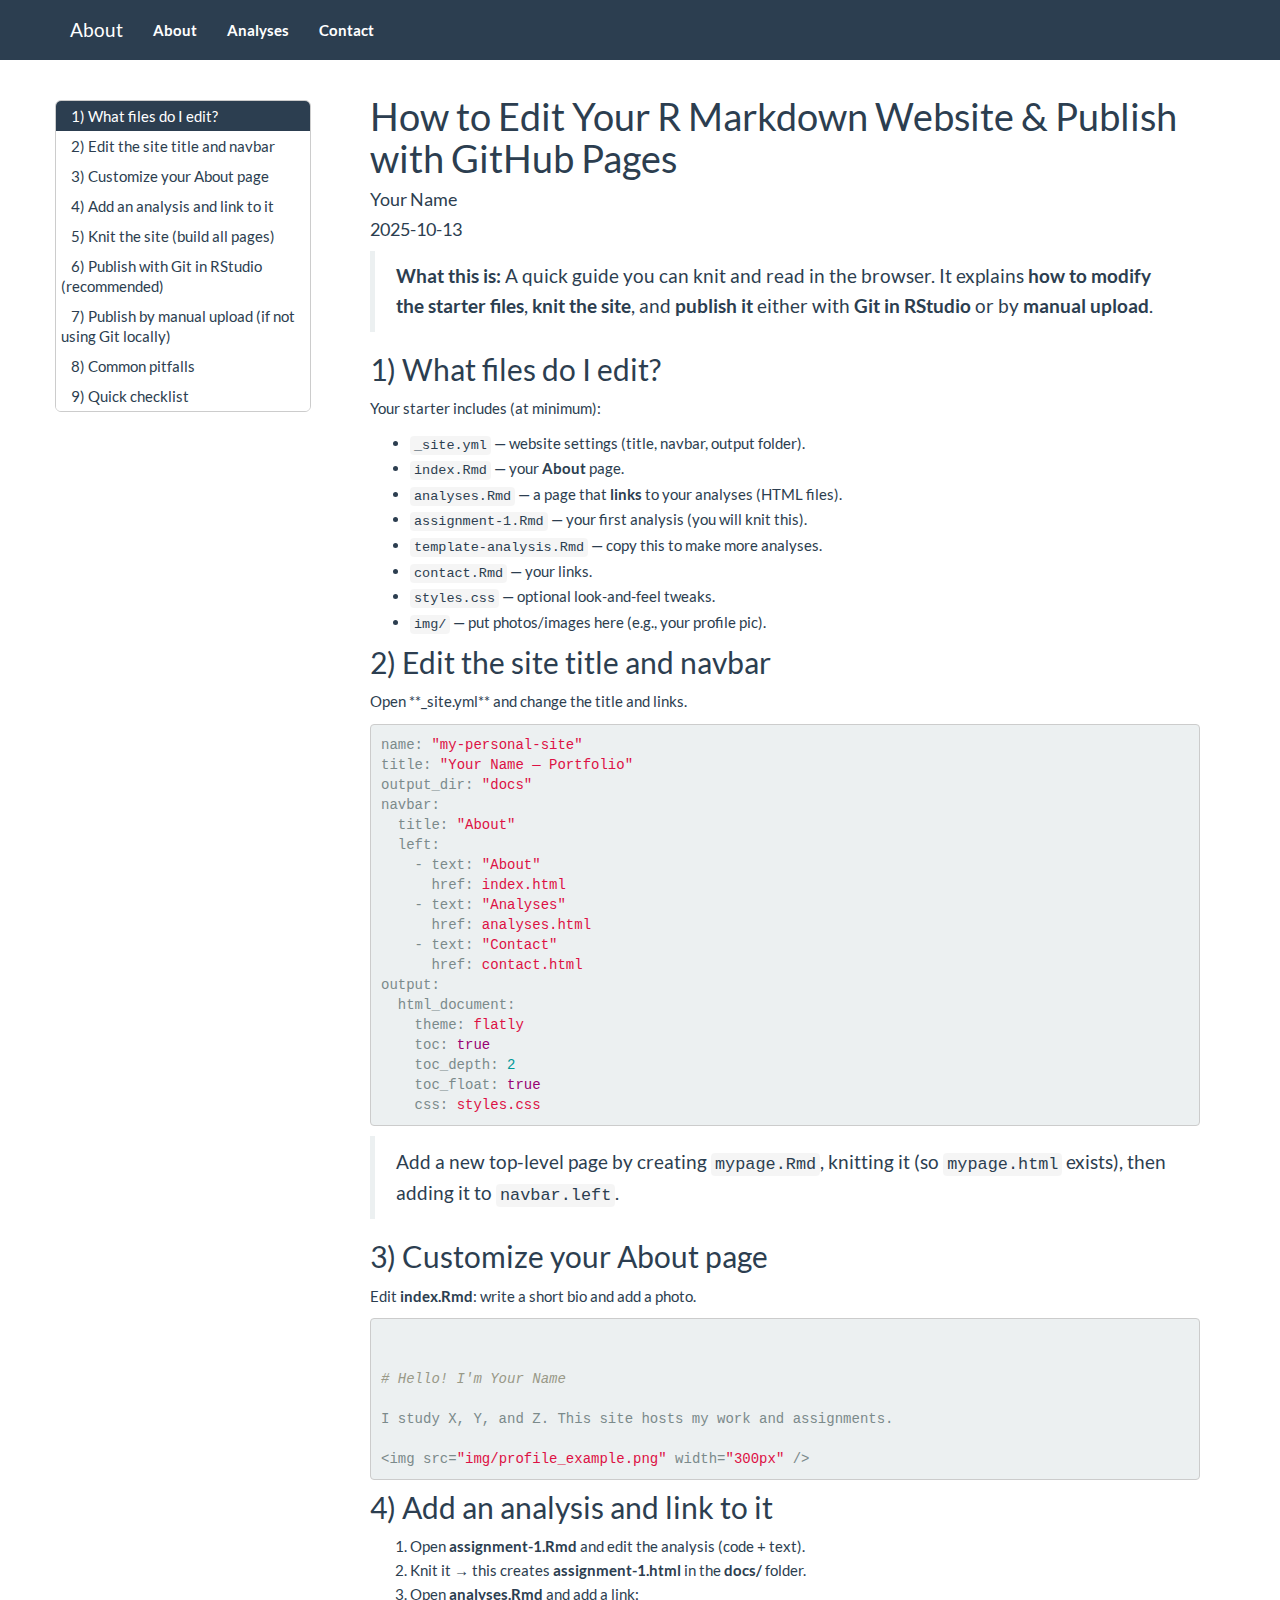
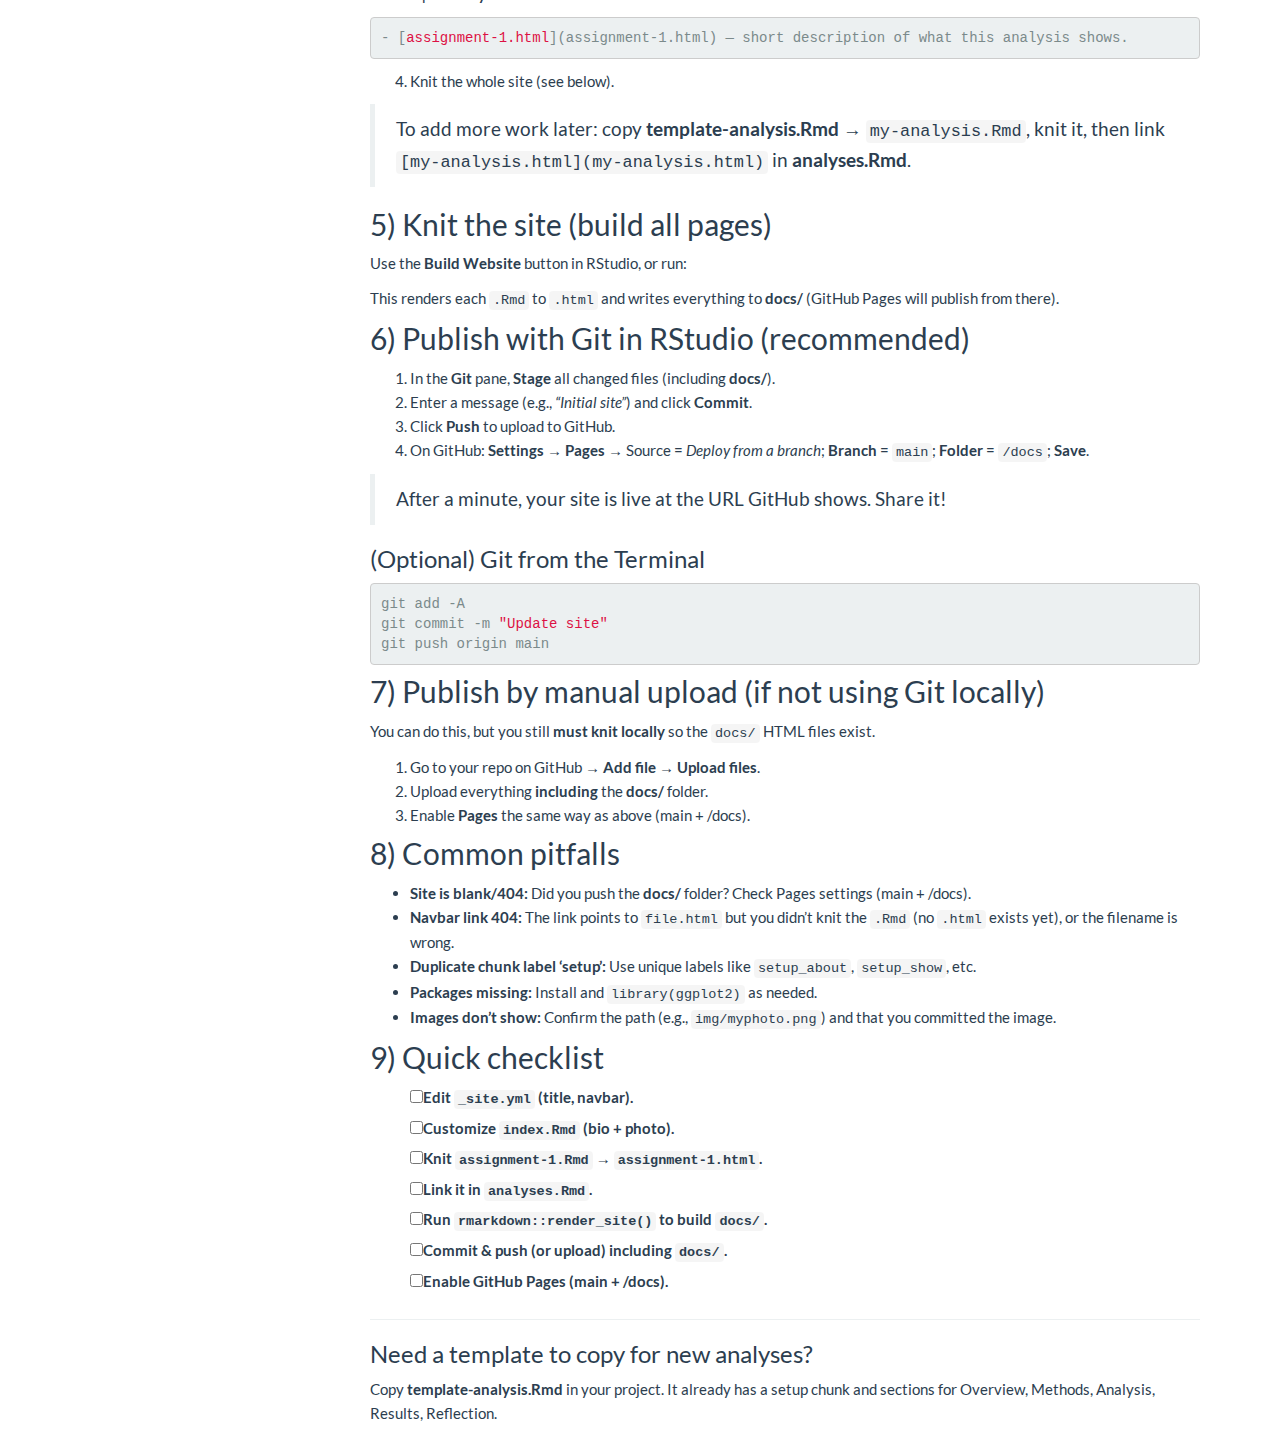
<file: docs/student_howto_publish_site.html>
<!DOCTYPE html>

<html>

<head>

<meta charset="utf-8" />
<meta name="generator" content="pandoc" />
<meta http-equiv="X-UA-Compatible" content="IE=EDGE" />


<meta name="author" content="Your Name" />

<meta name="date" content="2025-10-13" />

<title>How to Edit Your R Markdown Website &amp; Publish with GitHub Pages</title>

<script src="site_libs/header-attrs-2.30/header-attrs.js"></script>
<script src="site_libs/jquery-3.6.0/jquery-3.6.0.min.js"></script>
<meta name="viewport" content="width=device-width, initial-scale=1" />
<link href="site_libs/bootstrap-3.3.5/css/flatly.min.css" rel="stylesheet" />
<script src="site_libs/bootstrap-3.3.5/js/bootstrap.min.js"></script>
<script src="site_libs/bootstrap-3.3.5/shim/html5shiv.min.js"></script>
<script src="site_libs/bootstrap-3.3.5/shim/respond.min.js"></script>
<style>h1 {font-size: 34px;}
       h1.title {font-size: 38px;}
       h2 {font-size: 30px;}
       h3 {font-size: 24px;}
       h4 {font-size: 18px;}
       h5 {font-size: 16px;}
       h6 {font-size: 12px;}
       code {color: inherit; background-color: rgba(0, 0, 0, 0.04);}
       pre:not([class]) { background-color: white }</style>
<script src="site_libs/jqueryui-1.13.2/jquery-ui.min.js"></script>
<link href="site_libs/tocify-1.9.1/jquery.tocify.css" rel="stylesheet" />
<script src="site_libs/tocify-1.9.1/jquery.tocify.js"></script>
<script src="site_libs/navigation-1.1/tabsets.js"></script>
<link href="site_libs/highlightjs-9.12.0/default.css" rel="stylesheet" />
<script src="site_libs/highlightjs-9.12.0/highlight.js"></script>

<style type="text/css">
  code{white-space: pre-wrap;}
  span.smallcaps{font-variant: small-caps;}
  span.underline{text-decoration: underline;}
  div.column{display: inline-block; vertical-align: top; width: 50%;}
  div.hanging-indent{margin-left: 1.5em; text-indent: -1.5em;}
  ul.task-list{list-style: none;}
    </style>

<style type="text/css">code{white-space: pre;}</style>
<script type="text/javascript">
if (window.hljs) {
  hljs.configure({languages: []});
  hljs.initHighlightingOnLoad();
  if (document.readyState && document.readyState === "complete") {
    window.setTimeout(function() { hljs.initHighlighting(); }, 0);
  }
}
</script>






<link rel="stylesheet" href="styles.css" type="text/css" />



<style type = "text/css">
.main-container {
  max-width: 940px;
  margin-left: auto;
  margin-right: auto;
}
img {
  max-width:100%;
}
.tabbed-pane {
  padding-top: 12px;
}
.html-widget {
  margin-bottom: 20px;
}
button.code-folding-btn:focus {
  outline: none;
}
summary {
  display: list-item;
}
details > summary > p:only-child {
  display: inline;
}
pre code {
  padding: 0;
}
</style>


<style type="text/css">
.dropdown-submenu {
  position: relative;
}
.dropdown-submenu>.dropdown-menu {
  top: 0;
  left: 100%;
  margin-top: -6px;
  margin-left: -1px;
  border-radius: 0 6px 6px 6px;
}
.dropdown-submenu:hover>.dropdown-menu {
  display: block;
}
.dropdown-submenu>a:after {
  display: block;
  content: " ";
  float: right;
  width: 0;
  height: 0;
  border-color: transparent;
  border-style: solid;
  border-width: 5px 0 5px 5px;
  border-left-color: #cccccc;
  margin-top: 5px;
  margin-right: -10px;
}
.dropdown-submenu:hover>a:after {
  border-left-color: #adb5bd;
}
.dropdown-submenu.pull-left {
  float: none;
}
.dropdown-submenu.pull-left>.dropdown-menu {
  left: -100%;
  margin-left: 10px;
  border-radius: 6px 0 6px 6px;
}
</style>

<script type="text/javascript">
// manage active state of menu based on current page
$(document).ready(function () {
  // active menu anchor
  href = window.location.pathname
  href = href.substr(href.lastIndexOf('/') + 1)
  if (href === "")
    href = "index.html";
  var menuAnchor = $('a[href="' + href + '"]');

  // mark the anchor link active (and if it's in a dropdown, also mark that active)
  var dropdown = menuAnchor.closest('li.dropdown');
  if (window.bootstrap) { // Bootstrap 4+
    menuAnchor.addClass('active');
    dropdown.find('> .dropdown-toggle').addClass('active');
  } else { // Bootstrap 3
    menuAnchor.parent().addClass('active');
    dropdown.addClass('active');
  }

  // Navbar adjustments
  var navHeight = $(".navbar").first().height() + 15;
  var style = document.createElement('style');
  var pt = "padding-top: " + navHeight + "px; ";
  var mt = "margin-top: -" + navHeight + "px; ";
  var css = "";
  // offset scroll position for anchor links (for fixed navbar)
  for (var i = 1; i <= 6; i++) {
    css += ".section h" + i + "{ " + pt + mt + "}\n";
  }
  style.innerHTML = "body {" + pt + "padding-bottom: 40px; }\n" + css;
  document.head.appendChild(style);
});
</script>

<!-- tabsets -->

<style type="text/css">
.tabset-dropdown > .nav-tabs {
  display: inline-table;
  max-height: 500px;
  min-height: 44px;
  overflow-y: auto;
  border: 1px solid #ddd;
  border-radius: 4px;
}

.tabset-dropdown > .nav-tabs > li.active:before, .tabset-dropdown > .nav-tabs.nav-tabs-open:before {
  content: "\e259";
  font-family: 'Glyphicons Halflings';
  display: inline-block;
  padding: 10px;
  border-right: 1px solid #ddd;
}

.tabset-dropdown > .nav-tabs.nav-tabs-open > li.active:before {
  content: "\e258";
  font-family: 'Glyphicons Halflings';
  border: none;
}

.tabset-dropdown > .nav-tabs > li.active {
  display: block;
}

.tabset-dropdown > .nav-tabs > li > a,
.tabset-dropdown > .nav-tabs > li > a:focus,
.tabset-dropdown > .nav-tabs > li > a:hover {
  border: none;
  display: inline-block;
  border-radius: 4px;
  background-color: transparent;
}

.tabset-dropdown > .nav-tabs.nav-tabs-open > li {
  display: block;
  float: none;
}

.tabset-dropdown > .nav-tabs > li {
  display: none;
}
</style>

<!-- code folding -->



<style type="text/css">

#TOC {
  margin: 25px 0px 20px 0px;
}
@media (max-width: 768px) {
#TOC {
  position: relative;
  width: 100%;
}
}

@media print {
.toc-content {
  /* see https://github.com/w3c/csswg-drafts/issues/4434 */
  float: right;
}
}

.toc-content {
  padding-left: 30px;
  padding-right: 40px;
}

div.main-container {
  max-width: 1200px;
}

div.tocify {
  width: 20%;
  max-width: 260px;
  max-height: 85%;
}

@media (min-width: 768px) and (max-width: 991px) {
  div.tocify {
    width: 25%;
  }
}

@media (max-width: 767px) {
  div.tocify {
    width: 100%;
    max-width: none;
  }
}

.tocify ul, .tocify li {
  line-height: 20px;
}

.tocify-subheader .tocify-item {
  font-size: 0.90em;
}

.tocify .list-group-item {
  border-radius: 0px;
}


</style>



</head>

<body>


<div class="container-fluid main-container">


<!-- setup 3col/9col grid for toc_float and main content  -->
<div class="row">
<div class="col-xs-12 col-sm-4 col-md-3">
<div id="TOC" class="tocify">
</div>
</div>

<div class="toc-content col-xs-12 col-sm-8 col-md-9">




<div class="navbar navbar-default  navbar-fixed-top" role="navigation">
  <div class="container">
    <div class="navbar-header">
      <button type="button" class="navbar-toggle collapsed" data-toggle="collapse" data-bs-toggle="collapse" data-target="#navbar" data-bs-target="#navbar">
        <span class="icon-bar"></span>
        <span class="icon-bar"></span>
        <span class="icon-bar"></span>
      </button>
      <a class="navbar-brand" href="index.html">About</a>
    </div>
    <div id="navbar" class="navbar-collapse collapse">
      <ul class="nav navbar-nav">
        <li>
  <a href="index.html">About</a>
</li>
<li>
  <a href="analyses.html">Analyses</a>
</li>
<li>
  <a href="contact.html">Contact</a>
</li>
      </ul>
      <ul class="nav navbar-nav navbar-right">
        
      </ul>
    </div><!--/.nav-collapse -->
  </div><!--/.container -->
</div><!--/.navbar -->

<div id="header">



<h1 class="title toc-ignore">How to Edit Your R Markdown Website &amp;
Publish with GitHub Pages</h1>
<h4 class="author">Your Name</h4>
<h4 class="date">2025-10-13</h4>

</div>


<blockquote>
<p><strong>What this is:</strong> A quick guide you can knit and read in
the browser. It explains <strong>how to modify the starter
files</strong>, <strong>knit the site</strong>, and <strong>publish
it</strong> either with <strong>Git in RStudio</strong> or by
<strong>manual upload</strong>.</p>
</blockquote>
<div id="what-files-do-i-edit" class="section level2">
<h2>1) What files do I edit?</h2>
<p>Your starter includes (at minimum):</p>
<ul>
<li><code>_site.yml</code> — website settings (title, navbar, output
folder).</li>
<li><code>index.Rmd</code> — your <strong>About</strong> page.</li>
<li><code>analyses.Rmd</code> — a page that <strong>links</strong> to
your analyses (HTML files).</li>
<li><code>assignment-1.Rmd</code> — your first analysis (you will knit
this).</li>
<li><code>template-analysis.Rmd</code> — copy this to make more
analyses.</li>
<li><code>contact.Rmd</code> — your links.</li>
<li><code>styles.css</code> — optional look-and-feel tweaks.</li>
<li><code>img/</code> — put photos/images here (e.g., your profile
pic).</li>
</ul>
</div>
<div id="edit-the-site-title-and-navbar" class="section level2">
<h2>2) Edit the site title and navbar</h2>
<p>Open **_site.yml** and change the title and links.</p>
<pre class="yaml"><code>name: &quot;my-personal-site&quot;
title: &quot;Your Name — Portfolio&quot;
output_dir: &quot;docs&quot;
navbar:
  title: &quot;About&quot;
  left:
    - text: &quot;About&quot;
      href: index.html
    - text: &quot;Analyses&quot;
      href: analyses.html
    - text: &quot;Contact&quot;
      href: contact.html
output:
  html_document:
    theme: flatly
    toc: true
    toc_depth: 2
    toc_float: true
    css: styles.css</code></pre>
<blockquote>
<p>Add a new top-level page by creating <code>mypage.Rmd</code>,
knitting it (so <code>mypage.html</code> exists), then adding it to
<code>navbar.left</code>.</p>
</blockquote>
</div>
<div id="customize-your-about-page" class="section level2">
<h2>3) Customize your About page</h2>
<p>Edit <strong>index.Rmd</strong>: write a short bio and add a
photo.</p>
<pre class="r"><code>

# Hello! I&#39;m Your Name

I study X, Y, and Z. This site hosts my work and assignments.

&lt;img src=&quot;img/profile_example.png&quot; width=&quot;300px&quot; /&gt;</code></pre>
</div>
<div id="add-an-analysis-and-link-to-it" class="section level2">
<h2>4) Add an analysis and link to it</h2>
<ol style="list-style-type: decimal">
<li>Open <strong>assignment-1.Rmd</strong> and edit the analysis (code +
text).</li>
<li>Knit it → this creates <strong>assignment-1.html</strong> in the
<strong>docs/</strong> folder.</li>
<li>Open <strong>analyses.Rmd</strong> and add a link:</li>
</ol>
<pre class="markdown"><code>- [assignment-1.html](assignment-1.html) — short description of what this analysis shows.</code></pre>
<ol start="4" style="list-style-type: decimal">
<li>Knit the whole site (see below).</li>
</ol>
<blockquote>
<p>To add more work later: copy <strong>template-analysis.Rmd</strong> →
<code>my-analysis.Rmd</code>, knit it, then link
<code>[my-analysis.html](my-analysis.html)</code> in
<strong>analyses.Rmd</strong>.</p>
</blockquote>
</div>
<div id="knit-the-site-build-all-pages" class="section level2">
<h2>5) Knit the site (build all pages)</h2>
<p>Use the <strong>Build Website</strong> button in RStudio, or run:</p>
<p>This renders each <code>.Rmd</code> to <code>.html</code> and writes
everything to <strong>docs/</strong> (GitHub Pages will publish from
there).</p>
</div>
<div id="publish-with-git-in-rstudio-recommended"
class="section level2">
<h2>6) Publish with Git in RStudio (recommended)</h2>
<ol style="list-style-type: decimal">
<li>In the <strong>Git</strong> pane, <strong>Stage</strong> all changed
files (including <strong>docs/</strong>).</li>
<li>Enter a message (e.g., <em>“Initial site”</em>) and click
<strong>Commit</strong>.</li>
<li>Click <strong>Push</strong> to upload to GitHub.</li>
<li>On GitHub: <strong>Settings → Pages →</strong> Source = <em>Deploy
from a branch</em>; <strong>Branch</strong> = <code>main</code>;
<strong>Folder</strong> = <code>/docs</code>;
<strong>Save</strong>.</li>
</ol>
<blockquote>
<p>After a minute, your site is live at the URL GitHub shows. Share
it!</p>
</blockquote>
<div id="optional-git-from-the-terminal" class="section level3">
<h3>(Optional) Git from the Terminal</h3>
<pre class="bash"><code>git add -A
git commit -m &quot;Update site&quot;
git push origin main</code></pre>
</div>
</div>
<div id="publish-by-manual-upload-if-not-using-git-locally"
class="section level2">
<h2>7) Publish by manual upload (if not using Git locally)</h2>
<p>You can do this, but you still <strong>must knit locally</strong> so
the <code>docs/</code> HTML files exist.</p>
<ol style="list-style-type: decimal">
<li>Go to your repo on GitHub → <strong>Add file → Upload
files</strong>.</li>
<li>Upload everything <strong>including</strong> the
<strong>docs/</strong> folder.</li>
<li>Enable <strong>Pages</strong> the same way as above (main +
/docs).</li>
</ol>
</div>
<div id="common-pitfalls" class="section level2">
<h2>8) Common pitfalls</h2>
<ul>
<li><strong>Site is blank/404:</strong> Did you push the
<strong>docs/</strong> folder? Check Pages settings (main + /docs).</li>
<li><strong>Navbar link 404:</strong> The link points to
<code>file.html</code> but you didn’t knit the <code>.Rmd</code> (no
<code>.html</code> exists yet), or the filename is wrong.</li>
<li><strong>Duplicate chunk label ‘setup’:</strong> Use unique labels
like <code>setup_about</code>, <code>setup_show</code>, etc.</li>
<li><strong>Packages missing:</strong> Install and
<code>library(ggplot2)</code> as needed.</li>
<li><strong>Images don’t show:</strong> Confirm the path (e.g.,
<code>img/myphoto.png</code>) and that you committed the image.</li>
</ul>
</div>
<div id="quick-checklist" class="section level2">
<h2>9) Quick checklist</h2>
<ul class="task-list">
<li><label><input type="checkbox" />Edit <code>_site.yml</code> (title,
navbar).<br />
</label></li>
<li><label><input type="checkbox" />Customize <code>index.Rmd</code>
(bio + photo).<br />
</label></li>
<li><label><input type="checkbox" />Knit <code>assignment-1.Rmd</code> →
<code>assignment-1.html</code>.<br />
</label></li>
<li><label><input type="checkbox" />Link it in
<code>analyses.Rmd</code>.<br />
</label></li>
<li><label><input type="checkbox" />Run
<code>rmarkdown::render_site()</code> to build <code>docs/</code>.<br />
</label></li>
<li><label><input type="checkbox" />Commit &amp; push (or upload)
<strong>including <code>docs/</code></strong>.<br />
</label></li>
<li><label><input type="checkbox" />Enable GitHub Pages (main +
/docs).</label></li>
</ul>
<hr />
<div id="need-a-template-to-copy-for-new-analyses"
class="section level3">
<h3>Need a template to copy for new analyses?</h3>
<p>Copy <strong>template-analysis.Rmd</strong> in your project. It
already has a setup chunk and sections for Overview, Methods, Analysis,
Results, Reflection.</p>
</div>
</div>



</div>
</div>

</div>

<script>

// add bootstrap table styles to pandoc tables
function bootstrapStylePandocTables() {
  $('tr.odd').parent('tbody').parent('table').addClass('table table-condensed');
}
$(document).ready(function () {
  bootstrapStylePandocTables();
});


</script>

<!-- tabsets -->

<script>
$(document).ready(function () {
  window.buildTabsets("TOC");
});

$(document).ready(function () {
  $('.tabset-dropdown > .nav-tabs > li').click(function () {
    $(this).parent().toggleClass('nav-tabs-open');
  });
});
</script>

<!-- code folding -->

<script>
$(document).ready(function ()  {

    // temporarily add toc-ignore selector to headers for the consistency with Pandoc
    $('.unlisted.unnumbered').addClass('toc-ignore')

    // move toc-ignore selectors from section div to header
    $('div.section.toc-ignore')
        .removeClass('toc-ignore')
        .children('h1,h2,h3,h4,h5').addClass('toc-ignore');

    // establish options
    var options = {
      selectors: "h1,h2,h3",
      theme: "bootstrap3",
      context: '.toc-content',
      hashGenerator: function (text) {
        return text.replace(/[.\\/?&!#<>]/g, '').replace(/\s/g, '_');
      },
      ignoreSelector: ".toc-ignore",
      scrollTo: 0
    };
    options.showAndHide = true;
    options.smoothScroll = true;

    // tocify
    var toc = $("#TOC").tocify(options).data("toc-tocify");
});
</script>

<!-- dynamically load mathjax for compatibility with self-contained -->
<script>
  (function () {
    var script = document.createElement("script");
    script.type = "text/javascript";
    script.src  = "https://mathjax.rstudio.com/latest/MathJax.js?config=TeX-AMS-MML_HTMLorMML";
    document.getElementsByTagName("head")[0].appendChild(script);
  })();
</script>

</body>
</html>
</file>
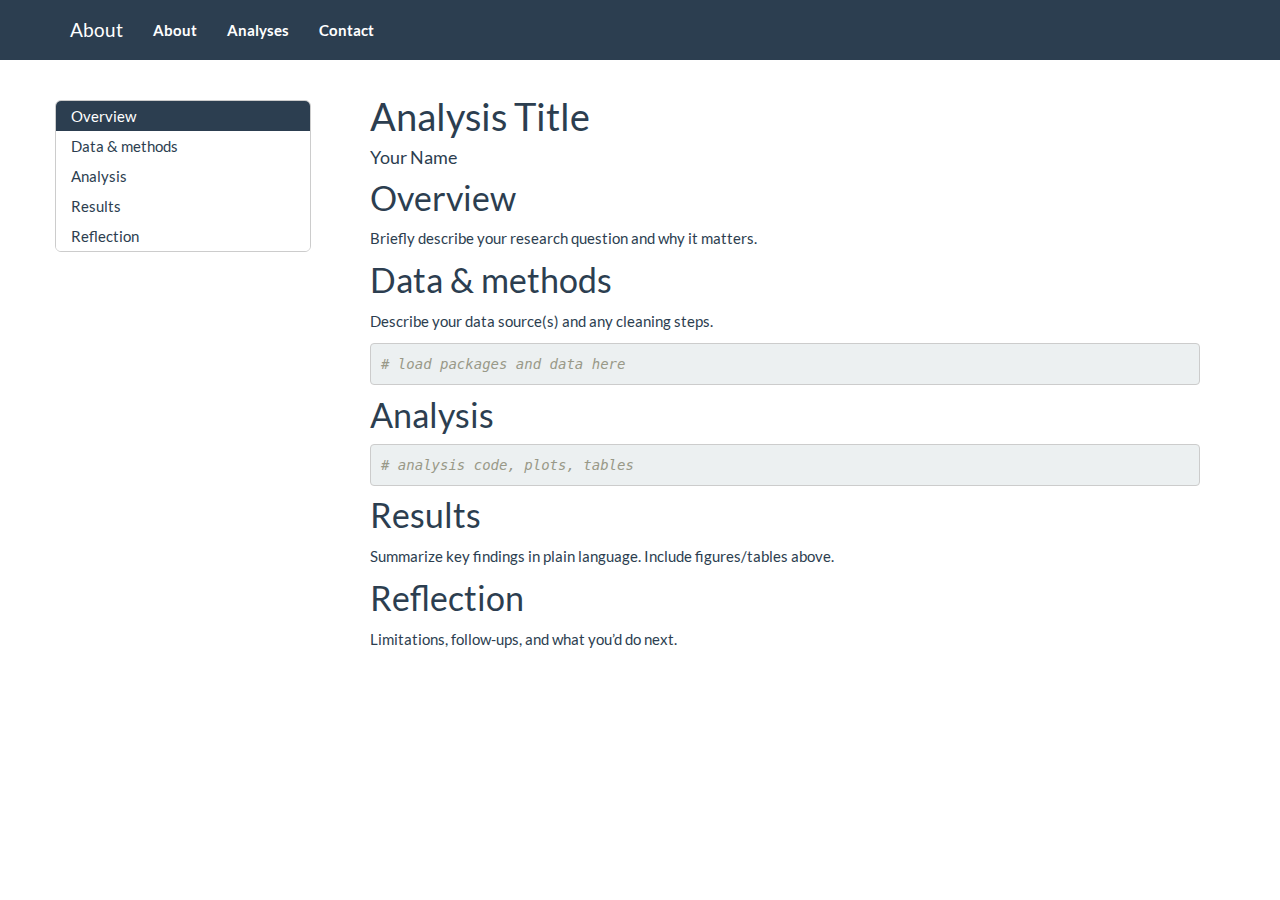
<file: docs/template-analysis.html>
<!DOCTYPE html>

<html>

<head>

<meta charset="utf-8" />
<meta name="generator" content="pandoc" />
<meta http-equiv="X-UA-Compatible" content="IE=EDGE" />


<meta name="author" content="Your Name" />


<title>Analysis Title</title>

<script src="site_libs/header-attrs-2.30/header-attrs.js"></script>
<script src="site_libs/jquery-3.6.0/jquery-3.6.0.min.js"></script>
<meta name="viewport" content="width=device-width, initial-scale=1" />
<link href="site_libs/bootstrap-3.3.5/css/flatly.min.css" rel="stylesheet" />
<script src="site_libs/bootstrap-3.3.5/js/bootstrap.min.js"></script>
<script src="site_libs/bootstrap-3.3.5/shim/html5shiv.min.js"></script>
<script src="site_libs/bootstrap-3.3.5/shim/respond.min.js"></script>
<style>h1 {font-size: 34px;}
       h1.title {font-size: 38px;}
       h2 {font-size: 30px;}
       h3 {font-size: 24px;}
       h4 {font-size: 18px;}
       h5 {font-size: 16px;}
       h6 {font-size: 12px;}
       code {color: inherit; background-color: rgba(0, 0, 0, 0.04);}
       pre:not([class]) { background-color: white }</style>
<script src="site_libs/jqueryui-1.13.2/jquery-ui.min.js"></script>
<link href="site_libs/tocify-1.9.1/jquery.tocify.css" rel="stylesheet" />
<script src="site_libs/tocify-1.9.1/jquery.tocify.js"></script>
<script src="site_libs/navigation-1.1/tabsets.js"></script>
<link href="site_libs/highlightjs-9.12.0/default.css" rel="stylesheet" />
<script src="site_libs/highlightjs-9.12.0/highlight.js"></script>

<style type="text/css">
  code{white-space: pre-wrap;}
  span.smallcaps{font-variant: small-caps;}
  span.underline{text-decoration: underline;}
  div.column{display: inline-block; vertical-align: top; width: 50%;}
  div.hanging-indent{margin-left: 1.5em; text-indent: -1.5em;}
  ul.task-list{list-style: none;}
    </style>

<style type="text/css">code{white-space: pre;}</style>
<script type="text/javascript">
if (window.hljs) {
  hljs.configure({languages: []});
  hljs.initHighlightingOnLoad();
  if (document.readyState && document.readyState === "complete") {
    window.setTimeout(function() { hljs.initHighlighting(); }, 0);
  }
}
</script>






<link rel="stylesheet" href="styles.css" type="text/css" />



<style type = "text/css">
.main-container {
  max-width: 940px;
  margin-left: auto;
  margin-right: auto;
}
img {
  max-width:100%;
}
.tabbed-pane {
  padding-top: 12px;
}
.html-widget {
  margin-bottom: 20px;
}
button.code-folding-btn:focus {
  outline: none;
}
summary {
  display: list-item;
}
details > summary > p:only-child {
  display: inline;
}
pre code {
  padding: 0;
}
</style>


<style type="text/css">
.dropdown-submenu {
  position: relative;
}
.dropdown-submenu>.dropdown-menu {
  top: 0;
  left: 100%;
  margin-top: -6px;
  margin-left: -1px;
  border-radius: 0 6px 6px 6px;
}
.dropdown-submenu:hover>.dropdown-menu {
  display: block;
}
.dropdown-submenu>a:after {
  display: block;
  content: " ";
  float: right;
  width: 0;
  height: 0;
  border-color: transparent;
  border-style: solid;
  border-width: 5px 0 5px 5px;
  border-left-color: #cccccc;
  margin-top: 5px;
  margin-right: -10px;
}
.dropdown-submenu:hover>a:after {
  border-left-color: #adb5bd;
}
.dropdown-submenu.pull-left {
  float: none;
}
.dropdown-submenu.pull-left>.dropdown-menu {
  left: -100%;
  margin-left: 10px;
  border-radius: 6px 0 6px 6px;
}
</style>

<script type="text/javascript">
// manage active state of menu based on current page
$(document).ready(function () {
  // active menu anchor
  href = window.location.pathname
  href = href.substr(href.lastIndexOf('/') + 1)
  if (href === "")
    href = "index.html";
  var menuAnchor = $('a[href="' + href + '"]');

  // mark the anchor link active (and if it's in a dropdown, also mark that active)
  var dropdown = menuAnchor.closest('li.dropdown');
  if (window.bootstrap) { // Bootstrap 4+
    menuAnchor.addClass('active');
    dropdown.find('> .dropdown-toggle').addClass('active');
  } else { // Bootstrap 3
    menuAnchor.parent().addClass('active');
    dropdown.addClass('active');
  }

  // Navbar adjustments
  var navHeight = $(".navbar").first().height() + 15;
  var style = document.createElement('style');
  var pt = "padding-top: " + navHeight + "px; ";
  var mt = "margin-top: -" + navHeight + "px; ";
  var css = "";
  // offset scroll position for anchor links (for fixed navbar)
  for (var i = 1; i <= 6; i++) {
    css += ".section h" + i + "{ " + pt + mt + "}\n";
  }
  style.innerHTML = "body {" + pt + "padding-bottom: 40px; }\n" + css;
  document.head.appendChild(style);
});
</script>

<!-- tabsets -->

<style type="text/css">
.tabset-dropdown > .nav-tabs {
  display: inline-table;
  max-height: 500px;
  min-height: 44px;
  overflow-y: auto;
  border: 1px solid #ddd;
  border-radius: 4px;
}

.tabset-dropdown > .nav-tabs > li.active:before, .tabset-dropdown > .nav-tabs.nav-tabs-open:before {
  content: "\e259";
  font-family: 'Glyphicons Halflings';
  display: inline-block;
  padding: 10px;
  border-right: 1px solid #ddd;
}

.tabset-dropdown > .nav-tabs.nav-tabs-open > li.active:before {
  content: "\e258";
  font-family: 'Glyphicons Halflings';
  border: none;
}

.tabset-dropdown > .nav-tabs > li.active {
  display: block;
}

.tabset-dropdown > .nav-tabs > li > a,
.tabset-dropdown > .nav-tabs > li > a:focus,
.tabset-dropdown > .nav-tabs > li > a:hover {
  border: none;
  display: inline-block;
  border-radius: 4px;
  background-color: transparent;
}

.tabset-dropdown > .nav-tabs.nav-tabs-open > li {
  display: block;
  float: none;
}

.tabset-dropdown > .nav-tabs > li {
  display: none;
}
</style>

<!-- code folding -->



<style type="text/css">

#TOC {
  margin: 25px 0px 20px 0px;
}
@media (max-width: 768px) {
#TOC {
  position: relative;
  width: 100%;
}
}

@media print {
.toc-content {
  /* see https://github.com/w3c/csswg-drafts/issues/4434 */
  float: right;
}
}

.toc-content {
  padding-left: 30px;
  padding-right: 40px;
}

div.main-container {
  max-width: 1200px;
}

div.tocify {
  width: 20%;
  max-width: 260px;
  max-height: 85%;
}

@media (min-width: 768px) and (max-width: 991px) {
  div.tocify {
    width: 25%;
  }
}

@media (max-width: 767px) {
  div.tocify {
    width: 100%;
    max-width: none;
  }
}

.tocify ul, .tocify li {
  line-height: 20px;
}

.tocify-subheader .tocify-item {
  font-size: 0.90em;
}

.tocify .list-group-item {
  border-radius: 0px;
}


</style>



</head>

<body>


<div class="container-fluid main-container">


<!-- setup 3col/9col grid for toc_float and main content  -->
<div class="row">
<div class="col-xs-12 col-sm-4 col-md-3">
<div id="TOC" class="tocify">
</div>
</div>

<div class="toc-content col-xs-12 col-sm-8 col-md-9">




<div class="navbar navbar-default  navbar-fixed-top" role="navigation">
  <div class="container">
    <div class="navbar-header">
      <button type="button" class="navbar-toggle collapsed" data-toggle="collapse" data-bs-toggle="collapse" data-target="#navbar" data-bs-target="#navbar">
        <span class="icon-bar"></span>
        <span class="icon-bar"></span>
        <span class="icon-bar"></span>
      </button>
      <a class="navbar-brand" href="index.html">About</a>
    </div>
    <div id="navbar" class="navbar-collapse collapse">
      <ul class="nav navbar-nav">
        <li>
  <a href="index.html">About</a>
</li>
<li>
  <a href="analyses.html">Analyses</a>
</li>
<li>
  <a href="contact.html">Contact</a>
</li>
      </ul>
      <ul class="nav navbar-nav navbar-right">
        
      </ul>
    </div><!--/.nav-collapse -->
  </div><!--/.container -->
</div><!--/.navbar -->

<div id="header">



<h1 class="title toc-ignore">Analysis Title</h1>
<h4 class="author">Your Name</h4>

</div>


<div id="overview" class="section level1">
<h1>Overview</h1>
<p>Briefly describe your research question and why it matters.</p>
</div>
<div id="data-methods" class="section level1">
<h1>Data &amp; methods</h1>
<p>Describe your data source(s) and any cleaning steps.</p>
<pre class="r"><code># load packages and data here</code></pre>
</div>
<div id="analysis" class="section level1">
<h1>Analysis</h1>
<pre class="r"><code># analysis code, plots, tables</code></pre>
</div>
<div id="results" class="section level1">
<h1>Results</h1>
<p>Summarize key findings in plain language. Include figures/tables
above.</p>
</div>
<div id="reflection" class="section level1">
<h1>Reflection</h1>
<p>Limitations, follow-ups, and what you’d do next.</p>
</div>



</div>
</div>

</div>

<script>

// add bootstrap table styles to pandoc tables
function bootstrapStylePandocTables() {
  $('tr.odd').parent('tbody').parent('table').addClass('table table-condensed');
}
$(document).ready(function () {
  bootstrapStylePandocTables();
});


</script>

<!-- tabsets -->

<script>
$(document).ready(function () {
  window.buildTabsets("TOC");
});

$(document).ready(function () {
  $('.tabset-dropdown > .nav-tabs > li').click(function () {
    $(this).parent().toggleClass('nav-tabs-open');
  });
});
</script>

<!-- code folding -->

<script>
$(document).ready(function ()  {

    // temporarily add toc-ignore selector to headers for the consistency with Pandoc
    $('.unlisted.unnumbered').addClass('toc-ignore')

    // move toc-ignore selectors from section div to header
    $('div.section.toc-ignore')
        .removeClass('toc-ignore')
        .children('h1,h2,h3,h4,h5').addClass('toc-ignore');

    // establish options
    var options = {
      selectors: "h1,h2",
      theme: "bootstrap3",
      context: '.toc-content',
      hashGenerator: function (text) {
        return text.replace(/[.\\/?&!#<>]/g, '').replace(/\s/g, '_');
      },
      ignoreSelector: ".toc-ignore",
      scrollTo: 0
    };
    options.showAndHide = true;
    options.smoothScroll = true;

    // tocify
    var toc = $("#TOC").tocify(options).data("toc-tocify");
});
</script>

<!-- dynamically load mathjax for compatibility with self-contained -->
<script>
  (function () {
    var script = document.createElement("script");
    script.type = "text/javascript";
    script.src  = "https://mathjax.rstudio.com/latest/MathJax.js?config=TeX-AMS-MML_HTMLorMML";
    document.getElementsByTagName("head")[0].appendChild(script);
  })();
</script>

</body>
</html>
</file>
<file: docs/site_libs/highlightjs-9.12.0/default.css>
.hljs-literal {
  color: #990073;
}

.hljs-number {
  color: #099;
}

.hljs-comment {
  color: #998;
  font-style: italic;
}

.hljs-keyword {
  color: #900;
  font-weight: bold;
}

.hljs-string {
  color: #d14;
}
</file>
<file: docs/styles.css>
/* Simple site styles (no gallery) */
body { line-height: 1.6; }
.navbar-nav > li > a { font-weight: 600; }
</file>
<file: docs/site_libs/bootstrap-3.3.5/css/flatly.min.css>
@font-face {
  font-family: 'Lato';
  font-style: normal;
  font-weight: 400;
  src: url(fonts/Lato.ttf) format('truetype');
}
@font-face {
  font-family: 'Lato';
  font-style: normal;
  font-weight: 700;
  src: url(fonts/LatoBold.ttf) format('truetype');
}
@font-face {
  font-family: 'Lato';
  font-style: italic;
  font-weight: 400;
  src: url(fonts/LatoItalic.ttf) format('truetype');
}

/*!
 * bootswatch v3.3.6
 * Homepage: http://bootswatch.com
 * Copyright 2012-2015 Thomas Park
 * Licensed under MIT
 * Based on Bootstrap
*//*!
 * Bootstrap v3.3.6 (http://getbootstrap.com)
 * Copyright 2011-2015 Twitter, Inc.
 * Licensed under MIT (https://github.com/twbs/bootstrap/blob/master/LICENSE)
 *//*! normalize.css v3.0.3 | MIT License | github.com/necolas/normalize.css */html{font-family:sans-serif;-ms-text-size-adjust:100%;-webkit-text-size-adjust:100%}body{margin:0}article,aside,details,figcaption,figure,footer,header,hgroup,main,menu,nav,section,summary{display:block}audio,canvas,progress,video{display:inline-block;vertical-align:baseline}audio:not([controls]){display:none;height:0}[hidden],template{display:none}a{background-color:transparent}a:active,a:hover{outline:0}abbr[title]{border-bottom:1px dotted}b,strong{font-weight:bold}dfn{font-style:italic}h1{font-size:2em;margin:0.67em 0}mark{background:#ff0;color:#000}small{font-size:80%}sub,sup{font-size:75%;line-height:0;position:relative;vertical-align:baseline}sup{top:-0.5em}sub{bottom:-0.25em}img{border:0}svg:not(:root){overflow:hidden}figure{margin:1em 40px}hr{-webkit-box-sizing:content-box;-moz-box-sizing:content-box;box-sizing:content-box;height:0}pre{overflow:auto}code,kbd,pre,samp{font-family:monospace, monospace;font-size:1em}button,input,optgroup,select,textarea{color:inherit;font:inherit;margin:0}button{overflow:visible}button,select{text-transform:none}button,html input[type="button"],input[type="reset"],input[type="submit"]{-webkit-appearance:button;cursor:pointer}button[disabled],html input[disabled]{cursor:default}button::-moz-focus-inner,input::-moz-focus-inner{border:0;padding:0}input{line-height:normal}input[type="checkbox"],input[type="radio"]{-webkit-box-sizing:border-box;-moz-box-sizing:border-box;box-sizing:border-box;padding:0}input[type="number"]::-webkit-inner-spin-button,input[type="number"]::-webkit-outer-spin-button{height:auto}input[type="search"]{-webkit-appearance:textfield;-webkit-box-sizing:content-box;-moz-box-sizing:content-box;box-sizing:content-box}input[type="search"]::-webkit-search-cancel-button,input[type="search"]::-webkit-search-decoration{-webkit-appearance:none}fieldset{border:1px solid #c0c0c0;margin:0 2px;padding:0.35em 0.625em 0.75em}legend{border:0;padding:0}textarea{overflow:auto}optgroup{font-weight:bold}table{border-collapse:collapse;border-spacing:0}td,th{padding:0}/*! Source: https://github.com/h5bp/html5-boilerplate/blob/master/src/css/main.css */@media print{*,*:before,*:after{background:transparent !important;color:#000 !important;-webkit-box-shadow:none !important;box-shadow:none !important;text-shadow:none !important}a,a:visited{text-decoration:underline}a[href]:after{content:" (" attr(href) ")"}abbr[title]:after{content:" (" attr(title) ")"}a[href^="#"]:after,a[href^="javascript:"]:after{content:""}pre,blockquote{border:1px solid #999;page-break-inside:avoid}thead{display:table-header-group}tr,img{page-break-inside:avoid}img{max-width:100% !important}p,h2,h3{orphans:3;widows:3}h2,h3{page-break-after:avoid}.navbar{display:none}.btn>.caret,.dropup>.btn>.caret{border-top-color:#000 !important}.label{border:1px solid #000}.table{border-collapse:collapse !important}.table td,.table th{background-color:#fff !important}.table-bordered th,.table-bordered td{border:1px solid #ddd !important}}@font-face{font-family:'Glyphicons Halflings';src:url('../fonts/glyphicons-halflings-regular.eot');src:url('../fonts/glyphicons-halflings-regular.eot?#iefix') format('embedded-opentype'),url('../fonts/glyphicons-halflings-regular.woff') format('woff'),url('../fonts/glyphicons-halflings-regular.ttf') format('truetype'),url('../fonts/glyphicons-halflings-regular.svg#glyphicons_halflingsregular') format('svg')}.glyphicon{position:relative;top:1px;display:inline-block;font-family:'Glyphicons Halflings';font-style:normal;font-weight:normal;line-height:1;-webkit-font-smoothing:antialiased;-moz-osx-font-smoothing:grayscale}.glyphicon-asterisk:before{content:"\002a"}.glyphicon-plus:before{content:"\002b"}.glyphicon-euro:before,.glyphicon-eur:before{content:"\20ac"}.glyphicon-minus:before{content:"\2212"}.glyphicon-cloud:before{content:"\2601"}.glyphicon-envelope:before{content:"\2709"}.glyphicon-pencil:before{content:"\270f"}.glyphicon-glass:before{content:"\e001"}.glyphicon-music:before{content:"\e002"}.glyphicon-search:before{content:"\e003"}.glyphicon-heart:before{content:"\e005"}.glyphicon-star:before{content:"\e006"}.glyphicon-star-empty:before{content:"\e007"}.glyphicon-user:before{content:"\e008"}.glyphicon-film:before{content:"\e009"}.glyphicon-th-large:before{content:"\e010"}.glyphicon-th:before{content:"\e011"}.glyphicon-th-list:before{content:"\e012"}.glyphicon-ok:before{content:"\e013"}.glyphicon-remove:before{content:"\e014"}.glyphicon-zoom-in:before{content:"\e015"}.glyphicon-zoom-out:before{content:"\e016"}.glyphicon-off:before{content:"\e017"}.glyphicon-signal:before{content:"\e018"}.glyphicon-cog:before{content:"\e019"}.glyphicon-trash:before{content:"\e020"}.glyphicon-home:before{content:"\e021"}.glyphicon-file:before{content:"\e022"}.glyphicon-time:before{content:"\e023"}.glyphicon-road:before{content:"\e024"}.glyphicon-download-alt:before{content:"\e025"}.glyphicon-download:before{content:"\e026"}.glyphicon-upload:before{content:"\e027"}.glyphicon-inbox:before{content:"\e028"}.glyphicon-play-circle:before{content:"\e029"}.glyphicon-repeat:before{content:"\e030"}.glyphicon-refresh:before{content:"\e031"}.glyphicon-list-alt:before{content:"\e032"}.glyphicon-lock:before{content:"\e033"}.glyphicon-flag:before{content:"\e034"}.glyphicon-headphones:before{content:"\e035"}.glyphicon-volume-off:before{content:"\e036"}.glyphicon-volume-down:before{content:"\e037"}.glyphicon-volume-up:before{content:"\e038"}.glyphicon-qrcode:before{content:"\e039"}.glyphicon-barcode:before{content:"\e040"}.glyphicon-tag:before{content:"\e041"}.glyphicon-tags:before{content:"\e042"}.glyphicon-book:before{content:"\e043"}.glyphicon-bookmark:before{content:"\e044"}.glyphicon-print:before{content:"\e045"}.glyphicon-camera:before{content:"\e046"}.glyphicon-font:before{content:"\e047"}.glyphicon-bold:before{content:"\e048"}.glyphicon-italic:before{content:"\e049"}.glyphicon-text-height:before{content:"\e050"}.glyphicon-text-width:before{content:"\e051"}.glyphicon-align-left:before{content:"\e052"}.glyphicon-align-center:before{content:"\e053"}.glyphicon-align-right:before{content:"\e054"}.glyphicon-align-justify:before{content:"\e055"}.glyphicon-list:before{content:"\e056"}.glyphicon-indent-left:before{content:"\e057"}.glyphicon-indent-right:before{content:"\e058"}.glyphicon-facetime-video:before{content:"\e059"}.glyphicon-picture:before{content:"\e060"}.glyphicon-map-marker:before{content:"\e062"}.glyphicon-adjust:before{content:"\e063"}.glyphicon-tint:before{content:"\e064"}.glyphicon-edit:before{content:"\e065"}.glyphicon-share:before{content:"\e066"}.glyphicon-check:before{content:"\e067"}.glyphicon-move:before{content:"\e068"}.glyphicon-step-backward:before{content:"\e069"}.glyphicon-fast-backward:before{content:"\e070"}.glyphicon-backward:before{content:"\e071"}.glyphicon-play:before{content:"\e072"}.glyphicon-pause:before{content:"\e073"}.glyphicon-stop:before{content:"\e074"}.glyphicon-forward:before{content:"\e075"}.glyphicon-fast-forward:before{content:"\e076"}.glyphicon-step-forward:before{content:"\e077"}.glyphicon-eject:before{content:"\e078"}.glyphicon-chevron-left:before{content:"\e079"}.glyphicon-chevron-right:before{content:"\e080"}.glyphicon-plus-sign:before{content:"\e081"}.glyphicon-minus-sign:before{content:"\e082"}.glyphicon-remove-sign:before{content:"\e083"}.glyphicon-ok-sign:before{content:"\e084"}.glyphicon-question-sign:before{content:"\e085"}.glyphicon-info-sign:before{content:"\e086"}.glyphicon-screenshot:before{content:"\e087"}.glyphicon-remove-circle:before{content:"\e088"}.glyphicon-ok-circle:before{content:"\e089"}.glyphicon-ban-circle:before{content:"\e090"}.glyphicon-arrow-left:before{content:"\e091"}.glyphicon-arrow-right:before{content:"\e092"}.glyphicon-arrow-up:before{content:"\e093"}.glyphicon-arrow-down:before{content:"\e094"}.glyphicon-share-alt:before{content:"\e095"}.glyphicon-resize-full:before{content:"\e096"}.glyphicon-resize-small:before{content:"\e097"}.glyphicon-exclamation-sign:before{content:"\e101"}.glyphicon-gift:before{content:"\e102"}.glyphicon-leaf:before{content:"\e103"}.glyphicon-fire:before{content:"\e104"}.glyphicon-eye-open:before{content:"\e105"}.glyphicon-eye-close:before{content:"\e106"}.glyphicon-warning-sign:before{content:"\e107"}.glyphicon-plane:before{content:"\e108"}.glyphicon-calendar:before{content:"\e109"}.glyphicon-random:before{content:"\e110"}.glyphicon-comment:before{content:"\e111"}.glyphicon-magnet:before{content:"\e112"}.glyphicon-chevron-up:before{content:"\e113"}.glyphicon-chevron-down:before{content:"\e114"}.glyphicon-retweet:before{content:"\e115"}.glyphicon-shopping-cart:before{content:"\e116"}.glyphicon-folder-close:before{content:"\e117"}.glyphicon-folder-open:before{content:"\e118"}.glyphicon-resize-vertical:before{content:"\e119"}.glyphicon-resize-horizontal:before{content:"\e120"}.glyphicon-hdd:before{content:"\e121"}.glyphicon-bullhorn:before{content:"\e122"}.glyphicon-bell:before{content:"\e123"}.glyphicon-certificate:before{content:"\e124"}.glyphicon-thumbs-up:before{content:"\e125"}.glyphicon-thumbs-down:before{content:"\e126"}.glyphicon-hand-right:before{content:"\e127"}.glyphicon-hand-left:before{content:"\e128"}.glyphicon-hand-up:before{content:"\e129"}.glyphicon-hand-down:before{content:"\e130"}.glyphicon-circle-arrow-right:before{content:"\e131"}.glyphicon-circle-arrow-left:before{content:"\e132"}.glyphicon-circle-arrow-up:before{content:"\e133"}.glyphicon-circle-arrow-down:before{content:"\e134"}.glyphicon-globe:before{content:"\e135"}.glyphicon-wrench:before{content:"\e136"}.glyphicon-tasks:before{content:"\e137"}.glyphicon-filter:before{content:"\e138"}.glyphicon-briefcase:before{content:"\e139"}.glyphicon-fullscreen:before{content:"\e140"}.glyphicon-dashboard:before{content:"\e141"}.glyphicon-paperclip:before{content:"\e142"}.glyphicon-heart-empty:before{content:"\e143"}.glyphicon-link:before{content:"\e144"}.glyphicon-phone:before{content:"\e145"}.glyphicon-pushpin:before{content:"\e146"}.glyphicon-usd:before{content:"\e148"}.glyphicon-gbp:before{content:"\e149"}.glyphicon-sort:before{content:"\e150"}.glyphicon-sort-by-alphabet:before{content:"\e151"}.glyphicon-sort-by-alphabet-alt:before{content:"\e152"}.glyphicon-sort-by-order:before{content:"\e153"}.glyphicon-sort-by-order-alt:before{content:"\e154"}.glyphicon-sort-by-attributes:before{content:"\e155"}.glyphicon-sort-by-attributes-alt:before{content:"\e156"}.glyphicon-unchecked:before{content:"\e157"}.glyphicon-expand:before{content:"\e158"}.glyphicon-collapse-down:before{content:"\e159"}.glyphicon-collapse-up:before{content:"\e160"}.glyphicon-log-in:before{content:"\e161"}.glyphicon-flash:before{content:"\e162"}.glyphicon-log-out:before{content:"\e163"}.glyphicon-new-window:before{content:"\e164"}.glyphicon-record:before{content:"\e165"}.glyphicon-save:before{content:"\e166"}.glyphicon-open:before{content:"\e167"}.glyphicon-saved:before{content:"\e168"}.glyphicon-import:before{content:"\e169"}.glyphicon-export:before{content:"\e170"}.glyphicon-send:before{content:"\e171"}.glyphicon-floppy-disk:before{content:"\e172"}.glyphicon-floppy-saved:before{content:"\e173"}.glyphicon-floppy-remove:before{content:"\e174"}.glyphicon-floppy-save:before{content:"\e175"}.glyphicon-floppy-open:before{content:"\e176"}.glyphicon-credit-card:before{content:"\e177"}.glyphicon-transfer:before{content:"\e178"}.glyphicon-cutlery:before{content:"\e179"}.glyphicon-header:before{content:"\e180"}.glyphicon-compressed:before{content:"\e181"}.glyphicon-earphone:before{content:"\e182"}.glyphicon-phone-alt:before{content:"\e183"}.glyphicon-tower:before{content:"\e184"}.glyphicon-stats:before{content:"\e185"}.glyphicon-sd-video:before{content:"\e186"}.glyphicon-hd-video:before{content:"\e187"}.glyphicon-subtitles:before{content:"\e188"}.glyphicon-sound-stereo:before{content:"\e189"}.glyphicon-sound-dolby:before{content:"\e190"}.glyphicon-sound-5-1:before{content:"\e191"}.glyphicon-sound-6-1:before{content:"\e192"}.glyphicon-sound-7-1:before{content:"\e193"}.glyphicon-copyright-mark:before{content:"\e194"}.glyphicon-registration-mark:before{content:"\e195"}.glyphicon-cloud-download:before{content:"\e197"}.glyphicon-cloud-upload:before{content:"\e198"}.glyphicon-tree-conifer:before{content:"\e199"}.glyphicon-tree-deciduous:before{content:"\e200"}.glyphicon-cd:before{content:"\e201"}.glyphicon-save-file:before{content:"\e202"}.glyphicon-open-file:before{content:"\e203"}.glyphicon-level-up:before{content:"\e204"}.glyphicon-copy:before{content:"\e205"}.glyphicon-paste:before{content:"\e206"}.glyphicon-alert:before{content:"\e209"}.glyphicon-equalizer:before{content:"\e210"}.glyphicon-king:before{content:"\e211"}.glyphicon-queen:before{content:"\e212"}.glyphicon-pawn:before{content:"\e213"}.glyphicon-bishop:before{content:"\e214"}.glyphicon-knight:before{content:"\e215"}.glyphicon-baby-formula:before{content:"\e216"}.glyphicon-tent:before{content:"\26fa"}.glyphicon-blackboard:before{content:"\e218"}.glyphicon-bed:before{content:"\e219"}.glyphicon-apple:before{content:"\f8ff"}.glyphicon-erase:before{content:"\e221"}.glyphicon-hourglass:before{content:"\231b"}.glyphicon-lamp:before{content:"\e223"}.glyphicon-duplicate:before{content:"\e224"}.glyphicon-piggy-bank:before{content:"\e225"}.glyphicon-scissors:before{content:"\e226"}.glyphicon-bitcoin:before{content:"\e227"}.glyphicon-btc:before{content:"\e227"}.glyphicon-xbt:before{content:"\e227"}.glyphicon-yen:before{content:"\00a5"}.glyphicon-jpy:before{content:"\00a5"}.glyphicon-ruble:before{content:"\20bd"}.glyphicon-rub:before{content:"\20bd"}.glyphicon-scale:before{content:"\e230"}.glyphicon-ice-lolly:before{content:"\e231"}.glyphicon-ice-lolly-tasted:before{content:"\e232"}.glyphicon-education:before{content:"\e233"}.glyphicon-option-horizontal:before{content:"\e234"}.glyphicon-option-vertical:before{content:"\e235"}.glyphicon-menu-hamburger:before{content:"\e236"}.glyphicon-modal-window:before{content:"\e237"}.glyphicon-oil:before{content:"\e238"}.glyphicon-grain:before{content:"\e239"}.glyphicon-sunglasses:before{content:"\e240"}.glyphicon-text-size:before{content:"\e241"}.glyphicon-text-color:before{content:"\e242"}.glyphicon-text-background:before{content:"\e243"}.glyphicon-object-align-top:before{content:"\e244"}.glyphicon-object-align-bottom:before{content:"\e245"}.glyphicon-object-align-horizontal:before{content:"\e246"}.glyphicon-object-align-left:before{content:"\e247"}.glyphicon-object-align-vertical:before{content:"\e248"}.glyphicon-object-align-right:before{content:"\e249"}.glyphicon-triangle-right:before{content:"\e250"}.glyphicon-triangle-left:before{content:"\e251"}.glyphicon-triangle-bottom:before{content:"\e252"}.glyphicon-triangle-top:before{content:"\e253"}.glyphicon-console:before{content:"\e254"}.glyphicon-superscript:before{content:"\e255"}.glyphicon-subscript:before{content:"\e256"}.glyphicon-menu-left:before{content:"\e257"}.glyphicon-menu-right:before{content:"\e258"}.glyphicon-menu-down:before{content:"\e259"}.glyphicon-menu-up:before{content:"\e260"}*{-webkit-box-sizing:border-box;-moz-box-sizing:border-box;box-sizing:border-box}*:before,*:after{-webkit-box-sizing:border-box;-moz-box-sizing:border-box;box-sizing:border-box}html{font-size:10px;-webkit-tap-highlight-color:rgba(0,0,0,0)}body{font-family:"Lato","Helvetica Neue",Helvetica,Arial,sans-serif;font-size:15px;line-height:1.42857143;color:#2c3e50;background-color:#ffffff}input,button,select,textarea{font-family:inherit;font-size:inherit;line-height:inherit}a{color:#18bc9c;text-decoration:none}a:hover,a:focus{color:#18bc9c;text-decoration:underline}a:focus{outline:thin dotted;outline:5px auto -webkit-focus-ring-color;outline-offset:-2px}figure{margin:0}img{vertical-align:middle}.img-responsive,.thumbnail>img,.thumbnail a>img,.carousel-inner>.item>img,.carousel-inner>.item>a>img{display:block;max-width:100%;height:auto}.img-rounded{border-radius:6px}.img-thumbnail{padding:4px;line-height:1.42857143;background-color:#ffffff;border:1px solid #ecf0f1;border-radius:4px;-webkit-transition:all .2s ease-in-out;-o-transition:all .2s ease-in-out;transition:all .2s ease-in-out;display:inline-block;max-width:100%;height:auto}.img-circle{border-radius:50%}hr{margin-top:21px;margin-bottom:21px;border:0;border-top:1px solid #ecf0f1}.sr-only{position:absolute;width:1px;height:1px;margin:-1px;padding:0;overflow:hidden;clip:rect(0, 0, 0, 0);border:0}.sr-only-focusable:active,.sr-only-focusable:focus{position:static;width:auto;height:auto;margin:0;overflow:visible;clip:auto}[role="button"]{cursor:pointer}h1,h2,h3,h4,h5,h6,.h1,.h2,.h3,.h4,.h5,.h6{font-family:"Lato","Helvetica Neue",Helvetica,Arial,sans-serif;font-weight:400;line-height:1.1;color:inherit}h1 small,h2 small,h3 small,h4 small,h5 small,h6 small,.h1 small,.h2 small,.h3 small,.h4 small,.h5 small,.h6 small,h1 .small,h2 .small,h3 .small,h4 .small,h5 .small,h6 .small,.h1 .small,.h2 .small,.h3 .small,.h4 .small,.h5 .small,.h6 .small{font-weight:normal;line-height:1;color:#b4bcc2}h1,.h1,h2,.h2,h3,.h3{margin-top:21px;margin-bottom:10.5px}h1 small,.h1 small,h2 small,.h2 small,h3 small,.h3 small,h1 .small,.h1 .small,h2 .small,.h2 .small,h3 .small,.h3 .small{font-size:65%}h4,.h4,h5,.h5,h6,.h6{margin-top:10.5px;margin-bottom:10.5px}h4 small,.h4 small,h5 small,.h5 small,h6 small,.h6 small,h4 .small,.h4 .small,h5 .small,.h5 .small,h6 .small,.h6 .small{font-size:75%}h1,.h1{font-size:39px}h2,.h2{font-size:32px}h3,.h3{font-size:26px}h4,.h4{font-size:19px}h5,.h5{font-size:15px}h6,.h6{font-size:13px}p{margin:0 0 10.5px}.lead{margin-bottom:21px;font-size:17px;font-weight:300;line-height:1.4}@media (min-width:768px){.lead{font-size:22.5px}}small,.small{font-size:86%}mark,.mark{background-color:#f39c12;padding:.2em}.text-left{text-align:left}.text-right{text-align:right}.text-center{text-align:center}.text-justify{text-align:justify}.text-nowrap{white-space:nowrap}.text-lowercase{text-transform:lowercase}.text-uppercase{text-transform:uppercase}.text-capitalize{text-transform:capitalize}.text-muted{color:#b4bcc2}.text-primary{color:#2c3e50}a.text-primary:hover,a.text-primary:focus{color:#1a242f}.text-success{color:#ffffff}a.text-success:hover,a.text-success:focus{color:#e6e6e6}.text-info{color:#ffffff}a.text-info:hover,a.text-info:focus{color:#e6e6e6}.text-warning{color:#ffffff}a.text-warning:hover,a.text-warning:focus{color:#e6e6e6}.text-danger{color:#ffffff}a.text-danger:hover,a.text-danger:focus{color:#e6e6e6}.bg-primary{color:#fff;background-color:#2c3e50}a.bg-primary:hover,a.bg-primary:focus{background-color:#1a242f}.bg-success{background-color:#18bc9c}a.bg-success:hover,a.bg-success:focus{background-color:#128f76}.bg-info{background-color:#3498db}a.bg-info:hover,a.bg-info:focus{background-color:#217dbb}.bg-warning{background-color:#f39c12}a.bg-warning:hover,a.bg-warning:focus{background-color:#c87f0a}.bg-danger{background-color:#e74c3c}a.bg-danger:hover,a.bg-danger:focus{background-color:#d62c1a}.page-header{padding-bottom:9.5px;margin:42px 0 21px;border-bottom:1px solid transparent}ul,ol{margin-top:0;margin-bottom:10.5px}ul ul,ol ul,ul ol,ol ol{margin-bottom:0}.list-unstyled{padding-left:0;list-style:none}.list-inline{padding-left:0;list-style:none;margin-left:-5px}.list-inline>li{display:inline-block;padding-left:5px;padding-right:5px}dl{margin-top:0;margin-bottom:21px}dt,dd{line-height:1.42857143}dt{font-weight:bold}dd{margin-left:0}@media (min-width:768px){.dl-horizontal dt{float:left;width:160px;clear:left;text-align:right;overflow:hidden;text-overflow:ellipsis;white-space:nowrap}.dl-horizontal dd{margin-left:180px}}abbr[title],abbr[data-original-title]{cursor:help;border-bottom:1px dotted #b4bcc2}.initialism{font-size:90%;text-transform:uppercase}blockquote{padding:10.5px 21px;margin:0 0 21px;font-size:18.75px;border-left:5px solid #ecf0f1}blockquote p:last-child,blockquote ul:last-child,blockquote ol:last-child{margin-bottom:0}blockquote footer,blockquote small,blockquote .small{display:block;font-size:80%;line-height:1.42857143;color:#b4bcc2}blockquote footer:before,blockquote small:before,blockquote .small:before{content:'\2014 \00A0'}.blockquote-reverse,blockquote.pull-right{padding-right:15px;padding-left:0;border-right:5px solid #ecf0f1;border-left:0;text-align:right}.blockquote-reverse footer:before,blockquote.pull-right footer:before,.blockquote-reverse small:before,blockquote.pull-right small:before,.blockquote-reverse .small:before,blockquote.pull-right .small:before{content:''}.blockquote-reverse footer:after,blockquote.pull-right footer:after,.blockquote-reverse small:after,blockquote.pull-right small:after,.blockquote-reverse .small:after,blockquote.pull-right .small:after{content:'\00A0 \2014'}address{margin-bottom:21px;font-style:normal;line-height:1.42857143}code,kbd,pre,samp{font-family:monospace}code{padding:2px 4px;font-size:90%;color:#c7254e;background-color:#f9f2f4;border-radius:4px}kbd{padding:2px 4px;font-size:90%;color:#ffffff;background-color:#333333;border-radius:3px;-webkit-box-shadow:inset 0 -1px 0 rgba(0,0,0,0.25);box-shadow:inset 0 -1px 0 rgba(0,0,0,0.25)}kbd kbd{padding:0;font-size:100%;font-weight:bold;-webkit-box-shadow:none;box-shadow:none}pre{display:block;padding:10px;margin:0 0 10.5px;font-size:14px;line-height:1.42857143;word-break:break-all;word-wrap:break-word;color:#7b8a8b;background-color:#ecf0f1;border:1px solid #cccccc;border-radius:4px}pre code{padding:0;font-size:inherit;color:inherit;white-space:pre-wrap;background-color:transparent;border-radius:0}.pre-scrollable{max-height:340px;overflow-y:scroll}.container{margin-right:auto;margin-left:auto;padding-left:15px;padding-right:15px}@media (min-width:768px){.container{width:750px}}@media (min-width:992px){.container{width:970px}}@media (min-width:1200px){.container{width:1170px}}.container-fluid{margin-right:auto;margin-left:auto;padding-left:15px;padding-right:15px}.row{margin-left:-15px;margin-right:-15px}.col-xs-1,.col-sm-1,.col-md-1,.col-lg-1,.col-xs-2,.col-sm-2,.col-md-2,.col-lg-2,.col-xs-3,.col-sm-3,.col-md-3,.col-lg-3,.col-xs-4,.col-sm-4,.col-md-4,.col-lg-4,.col-xs-5,.col-sm-5,.col-md-5,.col-lg-5,.col-xs-6,.col-sm-6,.col-md-6,.col-lg-6,.col-xs-7,.col-sm-7,.col-md-7,.col-lg-7,.col-xs-8,.col-sm-8,.col-md-8,.col-lg-8,.col-xs-9,.col-sm-9,.col-md-9,.col-lg-9,.col-xs-10,.col-sm-10,.col-md-10,.col-lg-10,.col-xs-11,.col-sm-11,.col-md-11,.col-lg-11,.col-xs-12,.col-sm-12,.col-md-12,.col-lg-12{position:relative;min-height:1px;padding-left:15px;padding-right:15px}.col-xs-1,.col-xs-2,.col-xs-3,.col-xs-4,.col-xs-5,.col-xs-6,.col-xs-7,.col-xs-8,.col-xs-9,.col-xs-10,.col-xs-11,.col-xs-12{float:left}.col-xs-12{width:100%}.col-xs-11{width:91.66666667%}.col-xs-10{width:83.33333333%}.col-xs-9{width:75%}.col-xs-8{width:66.66666667%}.col-xs-7{width:58.33333333%}.col-xs-6{width:50%}.col-xs-5{width:41.66666667%}.col-xs-4{width:33.33333333%}.col-xs-3{width:25%}.col-xs-2{width:16.66666667%}.col-xs-1{width:8.33333333%}.col-xs-pull-12{right:100%}.col-xs-pull-11{right:91.66666667%}.col-xs-pull-10{right:83.33333333%}.col-xs-pull-9{right:75%}.col-xs-pull-8{right:66.66666667%}.col-xs-pull-7{right:58.33333333%}.col-xs-pull-6{right:50%}.col-xs-pull-5{right:41.66666667%}.col-xs-pull-4{right:33.33333333%}.col-xs-pull-3{right:25%}.col-xs-pull-2{right:16.66666667%}.col-xs-pull-1{right:8.33333333%}.col-xs-pull-0{right:auto}.col-xs-push-12{left:100%}.col-xs-push-11{left:91.66666667%}.col-xs-push-10{left:83.33333333%}.col-xs-push-9{left:75%}.col-xs-push-8{left:66.66666667%}.col-xs-push-7{left:58.33333333%}.col-xs-push-6{left:50%}.col-xs-push-5{left:41.66666667%}.col-xs-push-4{left:33.33333333%}.col-xs-push-3{left:25%}.col-xs-push-2{left:16.66666667%}.col-xs-push-1{left:8.33333333%}.col-xs-push-0{left:auto}.col-xs-offset-12{margin-left:100%}.col-xs-offset-11{margin-left:91.66666667%}.col-xs-offset-10{margin-left:83.33333333%}.col-xs-offset-9{margin-left:75%}.col-xs-offset-8{margin-left:66.66666667%}.col-xs-offset-7{margin-left:58.33333333%}.col-xs-offset-6{margin-left:50%}.col-xs-offset-5{margin-left:41.66666667%}.col-xs-offset-4{margin-left:33.33333333%}.col-xs-offset-3{margin-left:25%}.col-xs-offset-2{margin-left:16.66666667%}.col-xs-offset-1{margin-left:8.33333333%}.col-xs-offset-0{margin-left:0%}@media (min-width:768px){.col-sm-1,.col-sm-2,.col-sm-3,.col-sm-4,.col-sm-5,.col-sm-6,.col-sm-7,.col-sm-8,.col-sm-9,.col-sm-10,.col-sm-11,.col-sm-12{float:left}.col-sm-12{width:100%}.col-sm-11{width:91.66666667%}.col-sm-10{width:83.33333333%}.col-sm-9{width:75%}.col-sm-8{width:66.66666667%}.col-sm-7{width:58.33333333%}.col-sm-6{width:50%}.col-sm-5{width:41.66666667%}.col-sm-4{width:33.33333333%}.col-sm-3{width:25%}.col-sm-2{width:16.66666667%}.col-sm-1{width:8.33333333%}.col-sm-pull-12{right:100%}.col-sm-pull-11{right:91.66666667%}.col-sm-pull-10{right:83.33333333%}.col-sm-pull-9{right:75%}.col-sm-pull-8{right:66.66666667%}.col-sm-pull-7{right:58.33333333%}.col-sm-pull-6{right:50%}.col-sm-pull-5{right:41.66666667%}.col-sm-pull-4{right:33.33333333%}.col-sm-pull-3{right:25%}.col-sm-pull-2{right:16.66666667%}.col-sm-pull-1{right:8.33333333%}.col-sm-pull-0{right:auto}.col-sm-push-12{left:100%}.col-sm-push-11{left:91.66666667%}.col-sm-push-10{left:83.33333333%}.col-sm-push-9{left:75%}.col-sm-push-8{left:66.66666667%}.col-sm-push-7{left:58.33333333%}.col-sm-push-6{left:50%}.col-sm-push-5{left:41.66666667%}.col-sm-push-4{left:33.33333333%}.col-sm-push-3{left:25%}.col-sm-push-2{left:16.66666667%}.col-sm-push-1{left:8.33333333%}.col-sm-push-0{left:auto}.col-sm-offset-12{margin-left:100%}.col-sm-offset-11{margin-left:91.66666667%}.col-sm-offset-10{margin-left:83.33333333%}.col-sm-offset-9{margin-left:75%}.col-sm-offset-8{margin-left:66.66666667%}.col-sm-offset-7{margin-left:58.33333333%}.col-sm-offset-6{margin-left:50%}.col-sm-offset-5{margin-left:41.66666667%}.col-sm-offset-4{margin-left:33.33333333%}.col-sm-offset-3{margin-left:25%}.col-sm-offset-2{margin-left:16.66666667%}.col-sm-offset-1{margin-left:8.33333333%}.col-sm-offset-0{margin-left:0%}}@media (min-width:992px){.col-md-1,.col-md-2,.col-md-3,.col-md-4,.col-md-5,.col-md-6,.col-md-7,.col-md-8,.col-md-9,.col-md-10,.col-md-11,.col-md-12{float:left}.col-md-12{width:100%}.col-md-11{width:91.66666667%}.col-md-10{width:83.33333333%}.col-md-9{width:75%}.col-md-8{width:66.66666667%}.col-md-7{width:58.33333333%}.col-md-6{width:50%}.col-md-5{width:41.66666667%}.col-md-4{width:33.33333333%}.col-md-3{width:25%}.col-md-2{width:16.66666667%}.col-md-1{width:8.33333333%}.col-md-pull-12{right:100%}.col-md-pull-11{right:91.66666667%}.col-md-pull-10{right:83.33333333%}.col-md-pull-9{right:75%}.col-md-pull-8{right:66.66666667%}.col-md-pull-7{right:58.33333333%}.col-md-pull-6{right:50%}.col-md-pull-5{right:41.66666667%}.col-md-pull-4{right:33.33333333%}.col-md-pull-3{right:25%}.col-md-pull-2{right:16.66666667%}.col-md-pull-1{right:8.33333333%}.col-md-pull-0{right:auto}.col-md-push-12{left:100%}.col-md-push-11{left:91.66666667%}.col-md-push-10{left:83.33333333%}.col-md-push-9{left:75%}.col-md-push-8{left:66.66666667%}.col-md-push-7{left:58.33333333%}.col-md-push-6{left:50%}.col-md-push-5{left:41.66666667%}.col-md-push-4{left:33.33333333%}.col-md-push-3{left:25%}.col-md-push-2{left:16.66666667%}.col-md-push-1{left:8.33333333%}.col-md-push-0{left:auto}.col-md-offset-12{margin-left:100%}.col-md-offset-11{margin-left:91.66666667%}.col-md-offset-10{margin-left:83.33333333%}.col-md-offset-9{margin-left:75%}.col-md-offset-8{margin-left:66.66666667%}.col-md-offset-7{margin-left:58.33333333%}.col-md-offset-6{margin-left:50%}.col-md-offset-5{margin-left:41.66666667%}.col-md-offset-4{margin-left:33.33333333%}.col-md-offset-3{margin-left:25%}.col-md-offset-2{margin-left:16.66666667%}.col-md-offset-1{margin-left:8.33333333%}.col-md-offset-0{margin-left:0%}}@media (min-width:1200px){.col-lg-1,.col-lg-2,.col-lg-3,.col-lg-4,.col-lg-5,.col-lg-6,.col-lg-7,.col-lg-8,.col-lg-9,.col-lg-10,.col-lg-11,.col-lg-12{float:left}.col-lg-12{width:100%}.col-lg-11{width:91.66666667%}.col-lg-10{width:83.33333333%}.col-lg-9{width:75%}.col-lg-8{width:66.66666667%}.col-lg-7{width:58.33333333%}.col-lg-6{width:50%}.col-lg-5{width:41.66666667%}.col-lg-4{width:33.33333333%}.col-lg-3{width:25%}.col-lg-2{width:16.66666667%}.col-lg-1{width:8.33333333%}.col-lg-pull-12{right:100%}.col-lg-pull-11{right:91.66666667%}.col-lg-pull-10{right:83.33333333%}.col-lg-pull-9{right:75%}.col-lg-pull-8{right:66.66666667%}.col-lg-pull-7{right:58.33333333%}.col-lg-pull-6{right:50%}.col-lg-pull-5{right:41.66666667%}.col-lg-pull-4{right:33.33333333%}.col-lg-pull-3{right:25%}.col-lg-pull-2{right:16.66666667%}.col-lg-pull-1{right:8.33333333%}.col-lg-pull-0{right:auto}.col-lg-push-12{left:100%}.col-lg-push-11{left:91.66666667%}.col-lg-push-10{left:83.33333333%}.col-lg-push-9{left:75%}.col-lg-push-8{left:66.66666667%}.col-lg-push-7{left:58.33333333%}.col-lg-push-6{left:50%}.col-lg-push-5{left:41.66666667%}.col-lg-push-4{left:33.33333333%}.col-lg-push-3{left:25%}.col-lg-push-2{left:16.66666667%}.col-lg-push-1{left:8.33333333%}.col-lg-push-0{left:auto}.col-lg-offset-12{margin-left:100%}.col-lg-offset-11{margin-left:91.66666667%}.col-lg-offset-10{margin-left:83.33333333%}.col-lg-offset-9{margin-left:75%}.col-lg-offset-8{margin-left:66.66666667%}.col-lg-offset-7{margin-left:58.33333333%}.col-lg-offset-6{margin-left:50%}.col-lg-offset-5{margin-left:41.66666667%}.col-lg-offset-4{margin-left:33.33333333%}.col-lg-offset-3{margin-left:25%}.col-lg-offset-2{margin-left:16.66666667%}.col-lg-offset-1{margin-left:8.33333333%}.col-lg-offset-0{margin-left:0%}}table{background-color:transparent}caption{padding-top:8px;padding-bottom:8px;color:#b4bcc2;text-align:left}th{}.table{width:100%;max-width:100%;margin-bottom:21px}.table>thead>tr>th,.table>tbody>tr>th,.table>tfoot>tr>th,.table>thead>tr>td,.table>tbody>tr>td,.table>tfoot>tr>td{padding:8px;line-height:1.42857143;vertical-align:top;border-top:1px solid #ecf0f1}.table>thead>tr>th{vertical-align:bottom;border-bottom:2px solid #ecf0f1}.table>caption+thead>tr:first-child>th,.table>colgroup+thead>tr:first-child>th,.table>thead:first-child>tr:first-child>th,.table>caption+thead>tr:first-child>td,.table>colgroup+thead>tr:first-child>td,.table>thead:first-child>tr:first-child>td{border-top:0}.table>tbody+tbody{border-top:2px solid #ecf0f1}.table .table{background-color:#ffffff}.table-condensed>thead>tr>th,.table-condensed>tbody>tr>th,.table-condensed>tfoot>tr>th,.table-condensed>thead>tr>td,.table-condensed>tbody>tr>td,.table-condensed>tfoot>tr>td{padding:5px}.table-bordered{border:1px solid #ecf0f1}.table-bordered>thead>tr>th,.table-bordered>tbody>tr>th,.table-bordered>tfoot>tr>th,.table-bordered>thead>tr>td,.table-bordered>tbody>tr>td,.table-bordered>tfoot>tr>td{border:1px solid #ecf0f1}.table-bordered>thead>tr>th,.table-bordered>thead>tr>td{border-bottom-width:2px}.table-striped>tbody>tr:nth-of-type(odd){background-color:#f9f9f9}.table-hover>tbody>tr:hover{background-color:#ecf0f1}table col[class*="col-"]{position:static;float:none;display:table-column}table td[class*="col-"],table th[class*="col-"]{position:static;float:none;display:table-cell}.table>thead>tr>td.active,.table>tbody>tr>td.active,.table>tfoot>tr>td.active,.table>thead>tr>th.active,.table>tbody>tr>th.active,.table>tfoot>tr>th.active,.table>thead>tr.active>td,.table>tbody>tr.active>td,.table>tfoot>tr.active>td,.table>thead>tr.active>th,.table>tbody>tr.active>th,.table>tfoot>tr.active>th{background-color:#ecf0f1}.table-hover>tbody>tr>td.active:hover,.table-hover>tbody>tr>th.active:hover,.table-hover>tbody>tr.active:hover>td,.table-hover>tbody>tr:hover>.active,.table-hover>tbody>tr.active:hover>th{background-color:#dde4e6}.table>thead>tr>td.success,.table>tbody>tr>td.success,.table>tfoot>tr>td.success,.table>thead>tr>th.success,.table>tbody>tr>th.success,.table>tfoot>tr>th.success,.table>thead>tr.success>td,.table>tbody>tr.success>td,.table>tfoot>tr.success>td,.table>thead>tr.success>th,.table>tbody>tr.success>th,.table>tfoot>tr.success>th{background-color:#18bc9c}.table-hover>tbody>tr>td.success:hover,.table-hover>tbody>tr>th.success:hover,.table-hover>tbody>tr.success:hover>td,.table-hover>tbody>tr:hover>.success,.table-hover>tbody>tr.success:hover>th{background-color:#15a589}.table>thead>tr>td.info,.table>tbody>tr>td.info,.table>tfoot>tr>td.info,.table>thead>tr>th.info,.table>tbody>tr>th.info,.table>tfoot>tr>th.info,.table>thead>tr.info>td,.table>tbody>tr.info>td,.table>tfoot>tr.info>td,.table>thead>tr.info>th,.table>tbody>tr.info>th,.table>tfoot>tr.info>th{background-color:#3498db}.table-hover>tbody>tr>td.info:hover,.table-hover>tbody>tr>th.info:hover,.table-hover>tbody>tr.info:hover>td,.table-hover>tbody>tr:hover>.info,.table-hover>tbody>tr.info:hover>th{background-color:#258cd1}.table>thead>tr>td.warning,.table>tbody>tr>td.warning,.table>tfoot>tr>td.warning,.table>thead>tr>th.warning,.table>tbody>tr>th.warning,.table>tfoot>tr>th.warning,.table>thead>tr.warning>td,.table>tbody>tr.warning>td,.table>tfoot>tr.warning>td,.table>thead>tr.warning>th,.table>tbody>tr.warning>th,.table>tfoot>tr.warning>th{background-color:#f39c12}.table-hover>tbody>tr>td.warning:hover,.table-hover>tbody>tr>th.warning:hover,.table-hover>tbody>tr.warning:hover>td,.table-hover>tbody>tr:hover>.warning,.table-hover>tbody>tr.warning:hover>th{background-color:#e08e0b}.table>thead>tr>td.danger,.table>tbody>tr>td.danger,.table>tfoot>tr>td.danger,.table>thead>tr>th.danger,.table>tbody>tr>th.danger,.table>tfoot>tr>th.danger,.table>thead>tr.danger>td,.table>tbody>tr.danger>td,.table>tfoot>tr.danger>td,.table>thead>tr.danger>th,.table>tbody>tr.danger>th,.table>tfoot>tr.danger>th{background-color:#e74c3c}.table-hover>tbody>tr>td.danger:hover,.table-hover>tbody>tr>th.danger:hover,.table-hover>tbody>tr.danger:hover>td,.table-hover>tbody>tr:hover>.danger,.table-hover>tbody>tr.danger:hover>th{background-color:#e43725}.table-responsive{overflow-x:auto;min-height:0.01%}@media screen and (max-width:767px){.table-responsive{width:100%;margin-bottom:15.75px;overflow-y:hidden;-ms-overflow-style:-ms-autohiding-scrollbar;border:1px solid #ecf0f1}.table-responsive>.table{margin-bottom:0}.table-responsive>.table>thead>tr>th,.table-responsive>.table>tbody>tr>th,.table-responsive>.table>tfoot>tr>th,.table-responsive>.table>thead>tr>td,.table-responsive>.table>tbody>tr>td,.table-responsive>.table>tfoot>tr>td{white-space:nowrap}.table-responsive>.table-bordered{border:0}.table-responsive>.table-bordered>thead>tr>th:first-child,.table-responsive>.table-bordered>tbody>tr>th:first-child,.table-responsive>.table-bordered>tfoot>tr>th:first-child,.table-responsive>.table-bordered>thead>tr>td:first-child,.table-responsive>.table-bordered>tbody>tr>td:first-child,.table-responsive>.table-bordered>tfoot>tr>td:first-child{border-left:0}.table-responsive>.table-bordered>thead>tr>th:last-child,.table-responsive>.table-bordered>tbody>tr>th:last-child,.table-responsive>.table-bordered>tfoot>tr>th:last-child,.table-responsive>.table-bordered>thead>tr>td:last-child,.table-responsive>.table-bordered>tbody>tr>td:last-child,.table-responsive>.table-bordered>tfoot>tr>td:last-child{border-right:0}.table-responsive>.table-bordered>tbody>tr:last-child>th,.table-responsive>.table-bordered>tfoot>tr:last-child>th,.table-responsive>.table-bordered>tbody>tr:last-child>td,.table-responsive>.table-bordered>tfoot>tr:last-child>td{border-bottom:0}}fieldset{padding:0;margin:0;border:0;min-width:0}legend{display:block;width:100%;padding:0;margin-bottom:21px;font-size:22.5px;line-height:inherit;color:#2c3e50;border:0;border-bottom:1px solid transparent}label{display:inline-block;max-width:100%;margin-bottom:5px;font-weight:bold}input[type="search"]{-webkit-box-sizing:border-box;-moz-box-sizing:border-box;box-sizing:border-box}input[type="radio"],input[type="checkbox"]{margin:4px 0 0;margin-top:1px \9;line-height:normal}input[type="file"]{display:block}input[type="range"]{display:block;width:100%}select[multiple],select[size]{height:auto}input[type="file"]:focus,input[type="radio"]:focus,input[type="checkbox"]:focus{outline:thin dotted;outline:5px auto -webkit-focus-ring-color;outline-offset:-2px}output{display:block;padding-top:11px;font-size:15px;line-height:1.42857143;color:#2c3e50}.form-control{display:block;width:100%;height:45px;padding:10px 15px;font-size:15px;line-height:1.42857143;color:#2c3e50;background-color:#ffffff;background-image:none;border:1px solid #dce4ec;border-radius:4px;-webkit-box-shadow:inset 0 1px 1px rgba(0,0,0,0.075);box-shadow:inset 0 1px 1px rgba(0,0,0,0.075);-webkit-transition:border-color ease-in-out .15s,-webkit-box-shadow ease-in-out .15s;-o-transition:border-color ease-in-out .15s,box-shadow ease-in-out .15s;transition:border-color ease-in-out .15s,box-shadow ease-in-out .15s}.form-control:focus{border-color:#2c3e50;outline:0;-webkit-box-shadow:inset 0 1px 1px rgba(0,0,0,0.075),0 0 8px rgba(44,62,80,0.6);box-shadow:inset 0 1px 1px rgba(0,0,0,0.075),0 0 8px rgba(44,62,80,0.6)}.form-control::-moz-placeholder{color:#acb6c0;opacity:1}.form-control:-ms-input-placeholder{color:#acb6c0}.form-control::-webkit-input-placeholder{color:#acb6c0}.form-control::-ms-expand{border:0;background-color:transparent}.form-control[disabled],.form-control[readonly],fieldset[disabled] .form-control{background-color:#ecf0f1;opacity:1}.form-control[disabled],fieldset[disabled] .form-control{cursor:not-allowed}textarea.form-control{height:auto}input[type="search"]{-webkit-appearance:none}@media screen and (-webkit-min-device-pixel-ratio:0){input[type="date"].form-control,input[type="time"].form-control,input[type="datetime-local"].form-control,input[type="month"].form-control{line-height:45px}input[type="date"].input-sm,input[type="time"].input-sm,input[type="datetime-local"].input-sm,input[type="month"].input-sm,.input-group-sm input[type="date"],.input-group-sm input[type="time"],.input-group-sm input[type="datetime-local"],.input-group-sm input[type="month"]{line-height:35px}input[type="date"].input-lg,input[type="time"].input-lg,input[type="datetime-local"].input-lg,input[type="month"].input-lg,.input-group-lg input[type="date"],.input-group-lg input[type="time"],.input-group-lg input[type="datetime-local"],.input-group-lg input[type="month"]{line-height:66px}}.form-group{margin-bottom:15px}.radio,.checkbox{position:relative;display:block;margin-top:10px;margin-bottom:10px}.radio label,.checkbox label{min-height:21px;padding-left:20px;margin-bottom:0;font-weight:normal;cursor:pointer}.radio input[type="radio"],.radio-inline input[type="radio"],.checkbox input[type="checkbox"],.checkbox-inline input[type="checkbox"]{position:absolute;margin-left:-20px;margin-top:4px \9}.radio+.radio,.checkbox+.checkbox{margin-top:-5px}.radio-inline,.checkbox-inline{position:relative;display:inline-block;padding-left:20px;margin-bottom:0;vertical-align:middle;font-weight:normal;cursor:pointer}.radio-inline+.radio-inline,.checkbox-inline+.checkbox-inline{margin-top:0;margin-left:10px}input[type="radio"][disabled],input[type="checkbox"][disabled],input[type="radio"].disabled,input[type="checkbox"].disabled,fieldset[disabled] input[type="radio"],fieldset[disabled] input[type="checkbox"]{cursor:not-allowed}.radio-inline.disabled,.checkbox-inline.disabled,fieldset[disabled] .radio-inline,fieldset[disabled] .checkbox-inline{cursor:not-allowed}.radio.disabled label,.checkbox.disabled label,fieldset[disabled] .radio label,fieldset[disabled] .checkbox label{cursor:not-allowed}.form-control-static{padding-top:11px;padding-bottom:11px;margin-bottom:0;min-height:36px}.form-control-static.input-lg,.form-control-static.input-sm{padding-left:0;padding-right:0}.input-sm{height:35px;padding:6px 9px;font-size:13px;line-height:1.5;border-radius:3px}select.input-sm{height:35px;line-height:35px}textarea.input-sm,select[multiple].input-sm{height:auto}.form-group-sm .form-control{height:35px;padding:6px 9px;font-size:13px;line-height:1.5;border-radius:3px}.form-group-sm select.form-control{height:35px;line-height:35px}.form-group-sm textarea.form-control,.form-group-sm select[multiple].form-control{height:auto}.form-group-sm .form-control-static{height:35px;min-height:34px;padding:7px 9px;font-size:13px;line-height:1.5}.input-lg{height:66px;padding:18px 27px;font-size:19px;line-height:1.3333333;border-radius:6px}select.input-lg{height:66px;line-height:66px}textarea.input-lg,select[multiple].input-lg{height:auto}.form-group-lg .form-control{height:66px;padding:18px 27px;font-size:19px;line-height:1.3333333;border-radius:6px}.form-group-lg select.form-control{height:66px;line-height:66px}.form-group-lg textarea.form-control,.form-group-lg select[multiple].form-control{height:auto}.form-group-lg .form-control-static{height:66px;min-height:40px;padding:19px 27px;font-size:19px;line-height:1.3333333}.has-feedback{position:relative}.has-feedback .form-control{padding-right:56.25px}.form-control-feedback{position:absolute;top:0;right:0;z-index:2;display:block;width:45px;height:45px;line-height:45px;text-align:center;pointer-events:none}.input-lg+.form-control-feedback,.input-group-lg+.form-control-feedback,.form-group-lg .form-control+.form-control-feedback{width:66px;height:66px;line-height:66px}.input-sm+.form-control-feedback,.input-group-sm+.form-control-feedback,.form-group-sm .form-control+.form-control-feedback{width:35px;height:35px;line-height:35px}.has-success .help-block,.has-success .control-label,.has-success .radio,.has-success .checkbox,.has-success .radio-inline,.has-success .checkbox-inline,.has-success.radio label,.has-success.checkbox label,.has-success.radio-inline label,.has-success.checkbox-inline label{color:#ffffff}.has-success .form-control{border-color:#ffffff;-webkit-box-shadow:inset 0 1px 1px rgba(0,0,0,0.075);box-shadow:inset 0 1px 1px rgba(0,0,0,0.075)}.has-success .form-control:focus{border-color:#e6e6e6;-webkit-box-shadow:inset 0 1px 1px rgba(0,0,0,0.075),0 0 6px #fff;box-shadow:inset 0 1px 1px rgba(0,0,0,0.075),0 0 6px #fff}.has-success .input-group-addon{color:#ffffff;border-color:#ffffff;background-color:#18bc9c}.has-success .form-control-feedback{color:#ffffff}.has-warning .help-block,.has-warning .control-label,.has-warning .radio,.has-warning .checkbox,.has-warning .radio-inline,.has-warning .checkbox-inline,.has-warning.radio label,.has-warning.checkbox label,.has-warning.radio-inline label,.has-warning.checkbox-inline label{color:#ffffff}.has-warning .form-control{border-color:#ffffff;-webkit-box-shadow:inset 0 1px 1px rgba(0,0,0,0.075);box-shadow:inset 0 1px 1px rgba(0,0,0,0.075)}.has-warning .form-control:focus{border-color:#e6e6e6;-webkit-box-shadow:inset 0 1px 1px rgba(0,0,0,0.075),0 0 6px #fff;box-shadow:inset 0 1px 1px rgba(0,0,0,0.075),0 0 6px #fff}.has-warning .input-group-addon{color:#ffffff;border-color:#ffffff;background-color:#f39c12}.has-warning .form-control-feedback{color:#ffffff}.has-error .help-block,.has-error .control-label,.has-error .radio,.has-error .checkbox,.has-error .radio-inline,.has-error .checkbox-inline,.has-error.radio label,.has-error.checkbox label,.has-error.radio-inline label,.has-error.checkbox-inline label{color:#ffffff}.has-error .form-control{border-color:#ffffff;-webkit-box-shadow:inset 0 1px 1px rgba(0,0,0,0.075);box-shadow:inset 0 1px 1px rgba(0,0,0,0.075)}.has-error .form-control:focus{border-color:#e6e6e6;-webkit-box-shadow:inset 0 1px 1px rgba(0,0,0,0.075),0 0 6px #fff;box-shadow:inset 0 1px 1px rgba(0,0,0,0.075),0 0 6px #fff}.has-error .input-group-addon{color:#ffffff;border-color:#ffffff;background-color:#e74c3c}.has-error .form-control-feedback{color:#ffffff}.has-feedback label~.form-control-feedback{top:26px}.has-feedback label.sr-only~.form-control-feedback{top:0}.help-block{display:block;margin-top:5px;margin-bottom:10px;color:#597ea2}@media (min-width:768px){.form-inline .form-group{display:inline-block;margin-bottom:0;vertical-align:middle}.form-inline .form-control{display:inline-block;width:auto;vertical-align:middle}.form-inline .form-control-static{display:inline-block}.form-inline .input-group{display:inline-table;vertical-align:middle}.form-inline .input-group .input-group-addon,.form-inline .input-group .input-group-btn,.form-inline .input-group .form-control{width:auto}.form-inline .input-group>.form-control{width:100%}.form-inline .control-label{margin-bottom:0;vertical-align:middle}.form-inline .radio,.form-inline .checkbox{display:inline-block;margin-top:0;margin-bottom:0;vertical-align:middle}.form-inline .radio label,.form-inline .checkbox label{padding-left:0}.form-inline .radio input[type="radio"],.form-inline .checkbox input[type="checkbox"]{position:relative;margin-left:0}.form-inline .has-feedback .form-control-feedback{top:0}}.form-horizontal .radio,.form-horizontal .checkbox,.form-horizontal .radio-inline,.form-horizontal .checkbox-inline{margin-top:0;margin-bottom:0;padding-top:11px}.form-horizontal .radio,.form-horizontal .checkbox{min-height:32px}.form-horizontal .form-group{margin-left:-15px;margin-right:-15px}@media (min-width:768px){.form-horizontal .control-label{text-align:right;margin-bottom:0;padding-top:11px}}.form-horizontal .has-feedback .form-control-feedback{right:15px}@media (min-width:768px){.form-horizontal .form-group-lg .control-label{padding-top:19px;font-size:19px}}@media (min-width:768px){.form-horizontal .form-group-sm .control-label{padding-top:7px;font-size:13px}}.btn{display:inline-block;margin-bottom:0;font-weight:normal;text-align:center;vertical-align:middle;-ms-touch-action:manipulation;touch-action:manipulation;cursor:pointer;background-image:none;border:1px solid transparent;white-space:nowrap;padding:10px 15px;font-size:15px;line-height:1.42857143;border-radius:4px;-webkit-user-select:none;-moz-user-select:none;-ms-user-select:none;user-select:none}.btn:focus,.btn:active:focus,.btn.active:focus,.btn.focus,.btn:active.focus,.btn.active.focus{outline:thin dotted;outline:5px auto -webkit-focus-ring-color;outline-offset:-2px}.btn:hover,.btn:focus,.btn.focus{color:#ffffff;text-decoration:none}.btn:active,.btn.active{outline:0;background-image:none;-webkit-box-shadow:inset 0 3px 5px rgba(0,0,0,0.125);box-shadow:inset 0 3px 5px rgba(0,0,0,0.125)}.btn.disabled,.btn[disabled],fieldset[disabled] .btn{cursor:not-allowed;opacity:0.65;filter:alpha(opacity=65);-webkit-box-shadow:none;box-shadow:none}a.btn.disabled,fieldset[disabled] a.btn{pointer-events:none}.btn-default{color:#ffffff;background-color:#95a5a6;border-color:#95a5a6}.btn-default:focus,.btn-default.focus{color:#ffffff;background-color:#798d8f;border-color:#566566}.btn-default:hover{color:#ffffff;background-color:#798d8f;border-color:#74898a}.btn-default:active,.btn-default.active,.open>.dropdown-toggle.btn-default{color:#ffffff;background-color:#798d8f;border-color:#74898a}.btn-default:active:hover,.btn-default.active:hover,.open>.dropdown-toggle.btn-default:hover,.btn-default:active:focus,.btn-default.active:focus,.open>.dropdown-toggle.btn-default:focus,.btn-default:active.focus,.btn-default.active.focus,.open>.dropdown-toggle.btn-default.focus{color:#ffffff;background-color:#687b7c;border-color:#566566}.btn-default:active,.btn-default.active,.open>.dropdown-toggle.btn-default{background-image:none}.btn-default.disabled:hover,.btn-default[disabled]:hover,fieldset[disabled] .btn-default:hover,.btn-default.disabled:focus,.btn-default[disabled]:focus,fieldset[disabled] .btn-default:focus,.btn-default.disabled.focus,.btn-default[disabled].focus,fieldset[disabled] .btn-default.focus{background-color:#95a5a6;border-color:#95a5a6}.btn-default .badge{color:#95a5a6;background-color:#ffffff}.btn-primary{color:#ffffff;background-color:#2c3e50;border-color:#2c3e50}.btn-primary:focus,.btn-primary.focus{color:#ffffff;background-color:#1a242f;border-color:#000000}.btn-primary:hover{color:#ffffff;background-color:#1a242f;border-color:#161f29}.btn-primary:active,.btn-primary.active,.open>.dropdown-toggle.btn-primary{color:#ffffff;background-color:#1a242f;border-color:#161f29}.btn-primary:active:hover,.btn-primary.active:hover,.open>.dropdown-toggle.btn-primary:hover,.btn-primary:active:focus,.btn-primary.active:focus,.open>.dropdown-toggle.btn-primary:focus,.btn-primary:active.focus,.btn-primary.active.focus,.open>.dropdown-toggle.btn-primary.focus{color:#ffffff;background-color:#0d1318;border-color:#000000}.btn-primary:active,.btn-primary.active,.open>.dropdown-toggle.btn-primary{background-image:none}.btn-primary.disabled:hover,.btn-primary[disabled]:hover,fieldset[disabled] .btn-primary:hover,.btn-primary.disabled:focus,.btn-primary[disabled]:focus,fieldset[disabled] .btn-primary:focus,.btn-primary.disabled.focus,.btn-primary[disabled].focus,fieldset[disabled] .btn-primary.focus{background-color:#2c3e50;border-color:#2c3e50}.btn-primary .badge{color:#2c3e50;background-color:#ffffff}.btn-success{color:#ffffff;background-color:#18bc9c;border-color:#18bc9c}.btn-success:focus,.btn-success.focus{color:#ffffff;background-color:#128f76;border-color:#0a4b3e}.btn-success:hover{color:#ffffff;background-color:#128f76;border-color:#11866f}.btn-success:active,.btn-success.active,.open>.dropdown-toggle.btn-success{color:#ffffff;background-color:#128f76;border-color:#11866f}.btn-success:active:hover,.btn-success.active:hover,.open>.dropdown-toggle.btn-success:hover,.btn-success:active:focus,.btn-success.active:focus,.open>.dropdown-toggle.btn-success:focus,.btn-success:active.focus,.btn-success.active.focus,.open>.dropdown-toggle.btn-success.focus{color:#ffffff;background-color:#0e6f5c;border-color:#0a4b3e}.btn-success:active,.btn-success.active,.open>.dropdown-toggle.btn-success{background-image:none}.btn-success.disabled:hover,.btn-success[disabled]:hover,fieldset[disabled] .btn-success:hover,.btn-success.disabled:focus,.btn-success[disabled]:focus,fieldset[disabled] .btn-success:focus,.btn-success.disabled.focus,.btn-success[disabled].focus,fieldset[disabled] .btn-success.focus{background-color:#18bc9c;border-color:#18bc9c}.btn-success .badge{color:#18bc9c;background-color:#ffffff}.btn-info{color:#ffffff;background-color:#3498db;border-color:#3498db}.btn-info:focus,.btn-info.focus{color:#ffffff;background-color:#217dbb;border-color:#16527a}.btn-info:hover{color:#ffffff;background-color:#217dbb;border-color:#2077b2}.btn-info:active,.btn-info.active,.open>.dropdown-toggle.btn-info{color:#ffffff;background-color:#217dbb;border-color:#2077b2}.btn-info:active:hover,.btn-info.active:hover,.open>.dropdown-toggle.btn-info:hover,.btn-info:active:focus,.btn-info.active:focus,.open>.dropdown-toggle.btn-info:focus,.btn-info:active.focus,.btn-info.active.focus,.open>.dropdown-toggle.btn-info.focus{color:#ffffff;background-color:#1c699d;border-color:#16527a}.btn-info:active,.btn-info.active,.open>.dropdown-toggle.btn-info{background-image:none}.btn-info.disabled:hover,.btn-info[disabled]:hover,fieldset[disabled] .btn-info:hover,.btn-info.disabled:focus,.btn-info[disabled]:focus,fieldset[disabled] .btn-info:focus,.btn-info.disabled.focus,.btn-info[disabled].focus,fieldset[disabled] .btn-info.focus{background-color:#3498db;border-color:#3498db}.btn-info .badge{color:#3498db;background-color:#ffffff}.btn-warning{color:#ffffff;background-color:#f39c12;border-color:#f39c12}.btn-warning:focus,.btn-warning.focus{color:#ffffff;background-color:#c87f0a;border-color:#7f5006}.btn-warning:hover{color:#ffffff;background-color:#c87f0a;border-color:#be780a}.btn-warning:active,.btn-warning.active,.open>.dropdown-toggle.btn-warning{color:#ffffff;background-color:#c87f0a;border-color:#be780a}.btn-warning:active:hover,.btn-warning.active:hover,.open>.dropdown-toggle.btn-warning:hover,.btn-warning:active:focus,.btn-warning.active:focus,.open>.dropdown-toggle.btn-warning:focus,.btn-warning:active.focus,.btn-warning.active.focus,.open>.dropdown-toggle.btn-warning.focus{color:#ffffff;background-color:#a66908;border-color:#7f5006}.btn-warning:active,.btn-warning.active,.open>.dropdown-toggle.btn-warning{background-image:none}.btn-warning.disabled:hover,.btn-warning[disabled]:hover,fieldset[disabled] .btn-warning:hover,.btn-warning.disabled:focus,.btn-warning[disabled]:focus,fieldset[disabled] .btn-warning:focus,.btn-warning.disabled.focus,.btn-warning[disabled].focus,fieldset[disabled] .btn-warning.focus{background-color:#f39c12;border-color:#f39c12}.btn-warning .badge{color:#f39c12;background-color:#ffffff}.btn-danger{color:#ffffff;background-color:#e74c3c;border-color:#e74c3c}.btn-danger:focus,.btn-danger.focus{color:#ffffff;background-color:#d62c1a;border-color:#921e12}.btn-danger:hover{color:#ffffff;background-color:#d62c1a;border-color:#cd2a19}.btn-danger:active,.btn-danger.active,.open>.dropdown-toggle.btn-danger{color:#ffffff;background-color:#d62c1a;border-color:#cd2a19}.btn-danger:active:hover,.btn-danger.active:hover,.open>.dropdown-toggle.btn-danger:hover,.btn-danger:active:focus,.btn-danger.active:focus,.open>.dropdown-toggle.btn-danger:focus,.btn-danger:active.focus,.btn-danger.active.focus,.open>.dropdown-toggle.btn-danger.focus{color:#ffffff;background-color:#b62516;border-color:#921e12}.btn-danger:active,.btn-danger.active,.open>.dropdown-toggle.btn-danger{background-image:none}.btn-danger.disabled:hover,.btn-danger[disabled]:hover,fieldset[disabled] .btn-danger:hover,.btn-danger.disabled:focus,.btn-danger[disabled]:focus,fieldset[disabled] .btn-danger:focus,.btn-danger.disabled.focus,.btn-danger[disabled].focus,fieldset[disabled] .btn-danger.focus{background-color:#e74c3c;border-color:#e74c3c}.btn-danger .badge{color:#e74c3c;background-color:#ffffff}.btn-link{color:#18bc9c;font-weight:normal;border-radius:0}.btn-link,.btn-link:active,.btn-link.active,.btn-link[disabled],fieldset[disabled] .btn-link{background-color:transparent;-webkit-box-shadow:none;box-shadow:none}.btn-link,.btn-link:hover,.btn-link:focus,.btn-link:active{border-color:transparent}.btn-link:hover,.btn-link:focus{color:#18bc9c;text-decoration:underline;background-color:transparent}.btn-link[disabled]:hover,fieldset[disabled] .btn-link:hover,.btn-link[disabled]:focus,fieldset[disabled] .btn-link:focus{color:#b4bcc2;text-decoration:none}.btn-lg,.btn-group-lg>.btn{padding:18px 27px;font-size:19px;line-height:1.3333333;border-radius:6px}.btn-sm,.btn-group-sm>.btn{padding:6px 9px;font-size:13px;line-height:1.5;border-radius:3px}.btn-xs,.btn-group-xs>.btn{padding:1px 5px;font-size:13px;line-height:1.5;border-radius:3px}.btn-block{display:block;width:100%}.btn-block+.btn-block{margin-top:5px}input[type="submit"].btn-block,input[type="reset"].btn-block,input[type="button"].btn-block{width:100%}.fade{opacity:0;-webkit-transition:opacity 0.15s linear;-o-transition:opacity 0.15s linear;transition:opacity 0.15s linear}.fade.in{opacity:1}.collapse{display:none}.collapse.in{display:block}tr.collapse.in{display:table-row}tbody.collapse.in{display:table-row-group}.collapsing{position:relative;height:0;overflow:hidden;-webkit-transition-property:height, visibility;-o-transition-property:height, visibility;transition-property:height, visibility;-webkit-transition-duration:0.35s;-o-transition-duration:0.35s;transition-duration:0.35s;-webkit-transition-timing-function:ease;-o-transition-timing-function:ease;transition-timing-function:ease}.caret{display:inline-block;width:0;height:0;margin-left:2px;vertical-align:middle;border-top:4px dashed;border-top:4px solid \9;border-right:4px solid transparent;border-left:4px solid transparent}.dropup,.dropdown{position:relative}.dropdown-toggle:focus{outline:0}.dropdown-menu{position:absolute;top:100%;left:0;z-index:1000;display:none;float:left;min-width:160px;padding:5px 0;margin:2px 0 0;list-style:none;font-size:15px;text-align:left;background-color:#ffffff;border:1px solid #cccccc;border:1px solid rgba(0,0,0,0.15);border-radius:4px;-webkit-box-shadow:0 6px 12px rgba(0,0,0,0.175);box-shadow:0 6px 12px rgba(0,0,0,0.175);-webkit-background-clip:padding-box;background-clip:padding-box}.dropdown-menu.pull-right{right:0;left:auto}.dropdown-menu .divider{height:1px;margin:9.5px 0;overflow:hidden;background-color:#e5e5e5}.dropdown-menu>li>a{display:block;padding:3px 20px;clear:both;font-weight:normal;line-height:1.42857143;color:#7b8a8b;white-space:nowrap}.dropdown-menu>li>a:hover,.dropdown-menu>li>a:focus{text-decoration:none;color:#ffffff;background-color:#2c3e50}.dropdown-menu>.active>a,.dropdown-menu>.active>a:hover,.dropdown-menu>.active>a:focus{color:#ffffff;text-decoration:none;outline:0;background-color:#2c3e50}.dropdown-menu>.disabled>a,.dropdown-menu>.disabled>a:hover,.dropdown-menu>.disabled>a:focus{color:#b4bcc2}.dropdown-menu>.disabled>a:hover,.dropdown-menu>.disabled>a:focus{text-decoration:none;background-color:transparent;background-image:none;filter:progid:DXImageTransform.Microsoft.gradient(enabled=false);cursor:not-allowed}.open>.dropdown-menu{display:block}.open>a{outline:0}.dropdown-menu-right{left:auto;right:0}.dropdown-menu-left{left:0;right:auto}.dropdown-header{display:block;padding:3px 20px;font-size:13px;line-height:1.42857143;color:#b4bcc2;white-space:nowrap}.dropdown-backdrop{position:fixed;left:0;right:0;bottom:0;top:0;z-index:990}.pull-right>.dropdown-menu{right:0;left:auto}.dropup .caret,.navbar-fixed-bottom .dropdown .caret{border-top:0;border-bottom:4px dashed;border-bottom:4px solid \9;content:""}.dropup .dropdown-menu,.navbar-fixed-bottom .dropdown .dropdown-menu{top:auto;bottom:100%;margin-bottom:2px}@media (min-width:768px){.navbar-right .dropdown-menu{left:auto;right:0}.navbar-right .dropdown-menu-left{left:0;right:auto}}.btn-group,.btn-group-vertical{position:relative;display:inline-block;vertical-align:middle}.btn-group>.btn,.btn-group-vertical>.btn{position:relative;float:left}.btn-group>.btn:hover,.btn-group-vertical>.btn:hover,.btn-group>.btn:focus,.btn-group-vertical>.btn:focus,.btn-group>.btn:active,.btn-group-vertical>.btn:active,.btn-group>.btn.active,.btn-group-vertical>.btn.active{z-index:2}.btn-group .btn+.btn,.btn-group .btn+.btn-group,.btn-group .btn-group+.btn,.btn-group .btn-group+.btn-group{margin-left:-1px}.btn-toolbar{margin-left:-5px}.btn-toolbar .btn,.btn-toolbar .btn-group,.btn-toolbar .input-group{float:left}.btn-toolbar>.btn,.btn-toolbar>.btn-group,.btn-toolbar>.input-group{margin-left:5px}.btn-group>.btn:not(:first-child):not(:last-child):not(.dropdown-toggle){border-radius:0}.btn-group>.btn:first-child{margin-left:0}.btn-group>.btn:first-child:not(:last-child):not(.dropdown-toggle){border-bottom-right-radius:0;border-top-right-radius:0}.btn-group>.btn:last-child:not(:first-child),.btn-group>.dropdown-toggle:not(:first-child){border-bottom-left-radius:0;border-top-left-radius:0}.btn-group>.btn-group{float:left}.btn-group>.btn-group:not(:first-child):not(:last-child)>.btn{border-radius:0}.btn-group>.btn-group:first-child:not(:last-child)>.btn:last-child,.btn-group>.btn-group:first-child:not(:last-child)>.dropdown-toggle{border-bottom-right-radius:0;border-top-right-radius:0}.btn-group>.btn-group:last-child:not(:first-child)>.btn:first-child{border-bottom-left-radius:0;border-top-left-radius:0}.btn-group .dropdown-toggle:active,.btn-group.open .dropdown-toggle{outline:0}.btn-group>.btn+.dropdown-toggle{padding-left:8px;padding-right:8px}.btn-group>.btn-lg+.dropdown-toggle{padding-left:12px;padding-right:12px}.btn-group.open .dropdown-toggle{-webkit-box-shadow:inset 0 3px 5px rgba(0,0,0,0.125);box-shadow:inset 0 3px 5px rgba(0,0,0,0.125)}.btn-group.open .dropdown-toggle.btn-link{-webkit-box-shadow:none;box-shadow:none}.btn .caret{margin-left:0}.btn-lg .caret{border-width:5px 5px 0;border-bottom-width:0}.dropup .btn-lg .caret{border-width:0 5px 5px}.btn-group-vertical>.btn,.btn-group-vertical>.btn-group,.btn-group-vertical>.btn-group>.btn{display:block;float:none;width:100%;max-width:100%}.btn-group-vertical>.btn-group>.btn{float:none}.btn-group-vertical>.btn+.btn,.btn-group-vertical>.btn+.btn-group,.btn-group-vertical>.btn-group+.btn,.btn-group-vertical>.btn-group+.btn-group{margin-top:-1px;margin-left:0}.btn-group-vertical>.btn:not(:first-child):not(:last-child){border-radius:0}.btn-group-vertical>.btn:first-child:not(:last-child){border-top-right-radius:4px;border-top-left-radius:4px;border-bottom-right-radius:0;border-bottom-left-radius:0}.btn-group-vertical>.btn:last-child:not(:first-child){border-top-right-radius:0;border-top-left-radius:0;border-bottom-right-radius:4px;border-bottom-left-radius:4px}.btn-group-vertical>.btn-group:not(:first-child):not(:last-child)>.btn{border-radius:0}.btn-group-vertical>.btn-group:first-child:not(:last-child)>.btn:last-child,.btn-group-vertical>.btn-group:first-child:not(:last-child)>.dropdown-toggle{border-bottom-right-radius:0;border-bottom-left-radius:0}.btn-group-vertical>.btn-group:last-child:not(:first-child)>.btn:first-child{border-top-right-radius:0;border-top-left-radius:0}.btn-group-justified{display:table;width:100%;table-layout:fixed;border-collapse:separate}.btn-group-justified>.btn,.btn-group-justified>.btn-group{float:none;display:table-cell;width:1%}.btn-group-justified>.btn-group .btn{width:100%}.btn-group-justified>.btn-group .dropdown-menu{left:auto}[data-toggle="buttons"]>.btn input[type="radio"],[data-toggle="buttons"]>.btn-group>.btn input[type="radio"],[data-toggle="buttons"]>.btn input[type="checkbox"],[data-toggle="buttons"]>.btn-group>.btn input[type="checkbox"]{position:absolute;clip:rect(0, 0, 0, 0);pointer-events:none}.input-group{position:relative;display:table;border-collapse:separate}.input-group[class*="col-"]{float:none;padding-left:0;padding-right:0}.input-group .form-control{position:relative;z-index:2;float:left;width:100%;margin-bottom:0}.input-group .form-control:focus{z-index:3}.input-group-lg>.form-control,.input-group-lg>.input-group-addon,.input-group-lg>.input-group-btn>.btn{height:66px;padding:18px 27px;font-size:19px;line-height:1.3333333;border-radius:6px}select.input-group-lg>.form-control,select.input-group-lg>.input-group-addon,select.input-group-lg>.input-group-btn>.btn{height:66px;line-height:66px}textarea.input-group-lg>.form-control,textarea.input-group-lg>.input-group-addon,textarea.input-group-lg>.input-group-btn>.btn,select[multiple].input-group-lg>.form-control,select[multiple].input-group-lg>.input-group-addon,select[multiple].input-group-lg>.input-group-btn>.btn{height:auto}.input-group-sm>.form-control,.input-group-sm>.input-group-addon,.input-group-sm>.input-group-btn>.btn{height:35px;padding:6px 9px;font-size:13px;line-height:1.5;border-radius:3px}select.input-group-sm>.form-control,select.input-group-sm>.input-group-addon,select.input-group-sm>.input-group-btn>.btn{height:35px;line-height:35px}textarea.input-group-sm>.form-control,textarea.input-group-sm>.input-group-addon,textarea.input-group-sm>.input-group-btn>.btn,select[multiple].input-group-sm>.form-control,select[multiple].input-group-sm>.input-group-addon,select[multiple].input-group-sm>.input-group-btn>.btn{height:auto}.input-group-addon,.input-group-btn,.input-group .form-control{display:table-cell}.input-group-addon:not(:first-child):not(:last-child),.input-group-btn:not(:first-child):not(:last-child),.input-group .form-control:not(:first-child):not(:last-child){border-radius:0}.input-group-addon,.input-group-btn{width:1%;white-space:nowrap;vertical-align:middle}.input-group-addon{padding:10px 15px;font-size:15px;font-weight:normal;line-height:1;color:#2c3e50;text-align:center;background-color:#ecf0f1;border:1px solid #dce4ec;border-radius:4px}.input-group-addon.input-sm{padding:6px 9px;font-size:13px;border-radius:3px}.input-group-addon.input-lg{padding:18px 27px;font-size:19px;border-radius:6px}.input-group-addon input[type="radio"],.input-group-addon input[type="checkbox"]{margin-top:0}.input-group .form-control:first-child,.input-group-addon:first-child,.input-group-btn:first-child>.btn,.input-group-btn:first-child>.btn-group>.btn,.input-group-btn:first-child>.dropdown-toggle,.input-group-btn:last-child>.btn:not(:last-child):not(.dropdown-toggle),.input-group-btn:last-child>.btn-group:not(:last-child)>.btn{border-bottom-right-radius:0;border-top-right-radius:0}.input-group-addon:first-child{border-right:0}.input-group .form-control:last-child,.input-group-addon:last-child,.input-group-btn:last-child>.btn,.input-group-btn:last-child>.btn-group>.btn,.input-group-btn:last-child>.dropdown-toggle,.input-group-btn:first-child>.btn:not(:first-child),.input-group-btn:first-child>.btn-group:not(:first-child)>.btn{border-bottom-left-radius:0;border-top-left-radius:0}.input-group-addon:last-child{border-left:0}.input-group-btn{position:relative;font-size:0;white-space:nowrap}.input-group-btn>.btn{position:relative}.input-group-btn>.btn+.btn{margin-left:-1px}.input-group-btn>.btn:hover,.input-group-btn>.btn:focus,.input-group-btn>.btn:active{z-index:2}.input-group-btn:first-child>.btn,.input-group-btn:first-child>.btn-group{margin-right:-1px}.input-group-btn:last-child>.btn,.input-group-btn:last-child>.btn-group{z-index:2;margin-left:-1px}.nav{margin-bottom:0;padding-left:0;list-style:none}.nav>li{position:relative;display:block}.nav>li>a{position:relative;display:block;padding:10px 15px}.nav>li>a:hover,.nav>li>a:focus{text-decoration:none;background-color:#ecf0f1}.nav>li.disabled>a{color:#b4bcc2}.nav>li.disabled>a:hover,.nav>li.disabled>a:focus{color:#b4bcc2;text-decoration:none;background-color:transparent;cursor:not-allowed}.nav .open>a,.nav .open>a:hover,.nav .open>a:focus{background-color:#ecf0f1;border-color:#18bc9c}.nav .nav-divider{height:1px;margin:9.5px 0;overflow:hidden;background-color:#e5e5e5}.nav>li>a>img{max-width:none}.nav-tabs{border-bottom:1px solid #ecf0f1}.nav-tabs>li{float:left;margin-bottom:-1px}.nav-tabs>li>a{margin-right:2px;line-height:1.42857143;border:1px solid transparent;border-radius:4px 4px 0 0}.nav-tabs>li>a:hover{border-color:#ecf0f1 #ecf0f1 #ecf0f1}.nav-tabs>li.active>a,.nav-tabs>li.active>a:hover,.nav-tabs>li.active>a:focus{color:#2c3e50;background-color:#ffffff;border:1px solid #ecf0f1;border-bottom-color:transparent;cursor:default}.nav-tabs.nav-justified{width:100%;border-bottom:0}.nav-tabs.nav-justified>li{float:none}.nav-tabs.nav-justified>li>a{text-align:center;margin-bottom:5px}.nav-tabs.nav-justified>.dropdown .dropdown-menu{top:auto;left:auto}@media (min-width:768px){.nav-tabs.nav-justified>li{display:table-cell;width:1%}.nav-tabs.nav-justified>li>a{margin-bottom:0}}.nav-tabs.nav-justified>li>a{margin-right:0;border-radius:4px}.nav-tabs.nav-justified>.active>a,.nav-tabs.nav-justified>.active>a:hover,.nav-tabs.nav-justified>.active>a:focus{border:1px solid #ecf0f1}@media (min-width:768px){.nav-tabs.nav-justified>li>a{border-bottom:1px solid #ecf0f1;border-radius:4px 4px 0 0}.nav-tabs.nav-justified>.active>a,.nav-tabs.nav-justified>.active>a:hover,.nav-tabs.nav-justified>.active>a:focus{border-bottom-color:#ffffff}}.nav-pills>li{float:left}.nav-pills>li>a{border-radius:4px}.nav-pills>li+li{margin-left:2px}.nav-pills>li.active>a,.nav-pills>li.active>a:hover,.nav-pills>li.active>a:focus{color:#ffffff;background-color:#2c3e50}.nav-stacked>li{float:none}.nav-stacked>li+li{margin-top:2px;margin-left:0}.nav-justified{width:100%}.nav-justified>li{float:none}.nav-justified>li>a{text-align:center;margin-bottom:5px}.nav-justified>.dropdown .dropdown-menu{top:auto;left:auto}@media (min-width:768px){.nav-justified>li{display:table-cell;width:1%}.nav-justified>li>a{margin-bottom:0}}.nav-tabs-justified{border-bottom:0}.nav-tabs-justified>li>a{margin-right:0;border-radius:4px}.nav-tabs-justified>.active>a,.nav-tabs-justified>.active>a:hover,.nav-tabs-justified>.active>a:focus{border:1px solid #ecf0f1}@media (min-width:768px){.nav-tabs-justified>li>a{border-bottom:1px solid #ecf0f1;border-radius:4px 4px 0 0}.nav-tabs-justified>.active>a,.nav-tabs-justified>.active>a:hover,.nav-tabs-justified>.active>a:focus{border-bottom-color:#ffffff}}.tab-content>.tab-pane{display:none}.tab-content>.active{display:block}.nav-tabs .dropdown-menu{margin-top:-1px;border-top-right-radius:0;border-top-left-radius:0}.navbar{position:relative;min-height:60px;margin-bottom:21px;border:1px solid transparent}@media (min-width:768px){.navbar{border-radius:4px}}@media (min-width:768px){.navbar-header{float:left}}.navbar-collapse{overflow-x:visible;padding-right:15px;padding-left:15px;border-top:1px solid transparent;-webkit-box-shadow:inset 0 1px 0 rgba(255,255,255,0.1);box-shadow:inset 0 1px 0 rgba(255,255,255,0.1);-webkit-overflow-scrolling:touch}.navbar-collapse.in{overflow-y:auto}@media (min-width:768px){.navbar-collapse{width:auto;border-top:0;-webkit-box-shadow:none;box-shadow:none}.navbar-collapse.collapse{display:block !important;height:auto !important;padding-bottom:0;overflow:visible !important}.navbar-collapse.in{overflow-y:visible}.navbar-fixed-top .navbar-collapse,.navbar-static-top .navbar-collapse,.navbar-fixed-bottom .navbar-collapse{padding-left:0;padding-right:0}}.navbar-fixed-top .navbar-collapse,.navbar-fixed-bottom .navbar-collapse{max-height:340px}@media (max-device-width:480px) and (orientation:landscape){.navbar-fixed-top .navbar-collapse,.navbar-fixed-bottom .navbar-collapse{max-height:200px}}.container>.navbar-header,.container-fluid>.navbar-header,.container>.navbar-collapse,.container-fluid>.navbar-collapse{margin-right:-15px;margin-left:-15px}@media (min-width:768px){.container>.navbar-header,.container-fluid>.navbar-header,.container>.navbar-collapse,.container-fluid>.navbar-collapse{margin-right:0;margin-left:0}}.navbar-static-top{z-index:1000;border-width:0 0 1px}@media (min-width:768px){.navbar-static-top{border-radius:0}}.navbar-fixed-top,.navbar-fixed-bottom{position:fixed;right:0;left:0;z-index:1030}@media (min-width:768px){.navbar-fixed-top,.navbar-fixed-bottom{border-radius:0}}.navbar-fixed-top{top:0;border-width:0 0 1px}.navbar-fixed-bottom{bottom:0;margin-bottom:0;border-width:1px 0 0}.navbar-brand{float:left;padding:19.5px 15px;font-size:19px;line-height:21px;height:60px}.navbar-brand:hover,.navbar-brand:focus{text-decoration:none}.navbar-brand>img{display:block}@media (min-width:768px){.navbar>.container .navbar-brand,.navbar>.container-fluid .navbar-brand{margin-left:-15px}}.navbar-toggle{position:relative;float:right;margin-right:15px;padding:9px 10px;margin-top:13px;margin-bottom:13px;background-color:transparent;background-image:none;border:1px solid transparent;border-radius:4px}.navbar-toggle:focus{outline:0}.navbar-toggle .icon-bar{display:block;width:22px;height:2px;border-radius:1px}.navbar-toggle .icon-bar+.icon-bar{margin-top:4px}@media (min-width:768px){.navbar-toggle{display:none}}.navbar-nav{margin:9.75px -15px}.navbar-nav>li>a{padding-top:10px;padding-bottom:10px;line-height:21px}@media (max-width:767px){.navbar-nav .open .dropdown-menu{position:static;float:none;width:auto;margin-top:0;background-color:transparent;border:0;-webkit-box-shadow:none;box-shadow:none}.navbar-nav .open .dropdown-menu>li>a,.navbar-nav .open .dropdown-menu .dropdown-header{padding:5px 15px 5px 25px}.navbar-nav .open .dropdown-menu>li>a{line-height:21px}.navbar-nav .open .dropdown-menu>li>a:hover,.navbar-nav .open .dropdown-menu>li>a:focus{background-image:none}}@media (min-width:768px){.navbar-nav{float:left;margin:0}.navbar-nav>li{float:left}.navbar-nav>li>a{padding-top:19.5px;padding-bottom:19.5px}}.navbar-form{margin-left:-15px;margin-right:-15px;padding:10px 15px;border-top:1px solid transparent;border-bottom:1px solid transparent;-webkit-box-shadow:inset 0 1px 0 rgba(255,255,255,0.1),0 1px 0 rgba(255,255,255,0.1);box-shadow:inset 0 1px 0 rgba(255,255,255,0.1),0 1px 0 rgba(255,255,255,0.1);margin-top:7.5px;margin-bottom:7.5px}@media (min-width:768px){.navbar-form .form-group{display:inline-block;margin-bottom:0;vertical-align:middle}.navbar-form .form-control{display:inline-block;width:auto;vertical-align:middle}.navbar-form .form-control-static{display:inline-block}.navbar-form .input-group{display:inline-table;vertical-align:middle}.navbar-form .input-group .input-group-addon,.navbar-form .input-group .input-group-btn,.navbar-form .input-group .form-control{width:auto}.navbar-form .input-group>.form-control{width:100%}.navbar-form .control-label{margin-bottom:0;vertical-align:middle}.navbar-form .radio,.navbar-form .checkbox{display:inline-block;margin-top:0;margin-bottom:0;vertical-align:middle}.navbar-form .radio label,.navbar-form .checkbox label{padding-left:0}.navbar-form .radio input[type="radio"],.navbar-form .checkbox input[type="checkbox"]{position:relative;margin-left:0}.navbar-form .has-feedback .form-control-feedback{top:0}}@media (max-width:767px){.navbar-form .form-group{margin-bottom:5px}.navbar-form .form-group:last-child{margin-bottom:0}}@media (min-width:768px){.navbar-form{width:auto;border:0;margin-left:0;margin-right:0;padding-top:0;padding-bottom:0;-webkit-box-shadow:none;box-shadow:none}}.navbar-nav>li>.dropdown-menu{margin-top:0;border-top-right-radius:0;border-top-left-radius:0}.navbar-fixed-bottom .navbar-nav>li>.dropdown-menu{margin-bottom:0;border-top-right-radius:4px;border-top-left-radius:4px;border-bottom-right-radius:0;border-bottom-left-radius:0}.navbar-btn{margin-top:7.5px;margin-bottom:7.5px}.navbar-btn.btn-sm{margin-top:12.5px;margin-bottom:12.5px}.navbar-btn.btn-xs{margin-top:19px;margin-bottom:19px}.navbar-text{margin-top:19.5px;margin-bottom:19.5px}@media (min-width:768px){.navbar-text{float:left;margin-left:15px;margin-right:15px}}@media (min-width:768px){.navbar-left{float:left !important}.navbar-right{float:right !important;margin-right:-15px}.navbar-right~.navbar-right{margin-right:0}}.navbar-default{background-color:#2c3e50;border-color:transparent}.navbar-default .navbar-brand{color:#ffffff}.navbar-default .navbar-brand:hover,.navbar-default .navbar-brand:focus{color:#18bc9c;background-color:transparent}.navbar-default .navbar-text{color:#777777}.navbar-default .navbar-nav>li>a{color:#ffffff}.navbar-default .navbar-nav>li>a:hover,.navbar-default .navbar-nav>li>a:focus{color:#18bc9c;background-color:transparent}.navbar-default .navbar-nav>.active>a,.navbar-default .navbar-nav>.active>a:hover,.navbar-default .navbar-nav>.active>a:focus{color:#ffffff;background-color:#1a242f}.navbar-default .navbar-nav>.disabled>a,.navbar-default .navbar-nav>.disabled>a:hover,.navbar-default .navbar-nav>.disabled>a:focus{color:#cccccc;background-color:transparent}.navbar-default .navbar-toggle{border-color:#1a242f}.navbar-default .navbar-toggle:hover,.navbar-default .navbar-toggle:focus{background-color:#1a242f}.navbar-default .navbar-toggle .icon-bar{background-color:#ffffff}.navbar-default .navbar-collapse,.navbar-default .navbar-form{border-color:transparent}.navbar-default .navbar-nav>.open>a,.navbar-default .navbar-nav>.open>a:hover,.navbar-default .navbar-nav>.open>a:focus{background-color:#1a242f;color:#ffffff}@media (max-width:767px){.navbar-default .navbar-nav .open .dropdown-menu>li>a{color:#ffffff}.navbar-default .navbar-nav .open .dropdown-menu>li>a:hover,.navbar-default .navbar-nav .open .dropdown-menu>li>a:focus{color:#18bc9c;background-color:transparent}.navbar-default .navbar-nav .open .dropdown-menu>.active>a,.navbar-default .navbar-nav .open .dropdown-menu>.active>a:hover,.navbar-default .navbar-nav .open .dropdown-menu>.active>a:focus{color:#ffffff;background-color:#1a242f}.navbar-default .navbar-nav .open .dropdown-menu>.disabled>a,.navbar-default .navbar-nav .open .dropdown-menu>.disabled>a:hover,.navbar-default .navbar-nav .open .dropdown-menu>.disabled>a:focus{color:#cccccc;background-color:transparent}}.navbar-default .navbar-link{color:#ffffff}.navbar-default .navbar-link:hover{color:#18bc9c}.navbar-default .btn-link{color:#ffffff}.navbar-default .btn-link:hover,.navbar-default .btn-link:focus{color:#18bc9c}.navbar-default .btn-link[disabled]:hover,fieldset[disabled] .navbar-default .btn-link:hover,.navbar-default .btn-link[disabled]:focus,fieldset[disabled] .navbar-default .btn-link:focus{color:#cccccc}.navbar-inverse{background-color:#18bc9c;border-color:transparent}.navbar-inverse .navbar-brand{color:#ffffff}.navbar-inverse .navbar-brand:hover,.navbar-inverse .navbar-brand:focus{color:#2c3e50;background-color:transparent}.navbar-inverse .navbar-text{color:#ffffff}.navbar-inverse .navbar-nav>li>a{color:#ffffff}.navbar-inverse .navbar-nav>li>a:hover,.navbar-inverse .navbar-nav>li>a:focus{color:#2c3e50;background-color:transparent}.navbar-inverse .navbar-nav>.active>a,.navbar-inverse .navbar-nav>.active>a:hover,.navbar-inverse .navbar-nav>.active>a:focus{color:#ffffff;background-color:#15a589}.navbar-inverse .navbar-nav>.disabled>a,.navbar-inverse .navbar-nav>.disabled>a:hover,.navbar-inverse .navbar-nav>.disabled>a:focus{color:#cccccc;background-color:transparent}.navbar-inverse .navbar-toggle{border-color:#128f76}.navbar-inverse .navbar-toggle:hover,.navbar-inverse .navbar-toggle:focus{background-color:#128f76}.navbar-inverse .navbar-toggle .icon-bar{background-color:#ffffff}.navbar-inverse .navbar-collapse,.navbar-inverse .navbar-form{border-color:#149c82}.navbar-inverse .navbar-nav>.open>a,.navbar-inverse .navbar-nav>.open>a:hover,.navbar-inverse .navbar-nav>.open>a:focus{background-color:#15a589;color:#ffffff}@media (max-width:767px){.navbar-inverse .navbar-nav .open .dropdown-menu>.dropdown-header{border-color:transparent}.navbar-inverse .navbar-nav .open .dropdown-menu .divider{background-color:transparent}.navbar-inverse .navbar-nav .open .dropdown-menu>li>a{color:#ffffff}.navbar-inverse .navbar-nav .open .dropdown-menu>li>a:hover,.navbar-inverse .navbar-nav .open .dropdown-menu>li>a:focus{color:#2c3e50;background-color:transparent}.navbar-inverse .navbar-nav .open .dropdown-menu>.active>a,.navbar-inverse .navbar-nav .open .dropdown-menu>.active>a:hover,.navbar-inverse .navbar-nav .open .dropdown-menu>.active>a:focus{color:#ffffff;background-color:#15a589}.navbar-inverse .navbar-nav .open .dropdown-menu>.disabled>a,.navbar-inverse .navbar-nav .open .dropdown-menu>.disabled>a:hover,.navbar-inverse .navbar-nav .open .dropdown-menu>.disabled>a:focus{color:#cccccc;background-color:transparent}}.navbar-inverse .navbar-link{color:#ffffff}.navbar-inverse .navbar-link:hover{color:#2c3e50}.navbar-inverse .btn-link{color:#ffffff}.navbar-inverse .btn-link:hover,.navbar-inverse .btn-link:focus{color:#2c3e50}.navbar-inverse .btn-link[disabled]:hover,fieldset[disabled] .navbar-inverse .btn-link:hover,.navbar-inverse .btn-link[disabled]:focus,fieldset[disabled] .navbar-inverse .btn-link:focus{color:#cccccc}.breadcrumb{padding:8px 15px;margin-bottom:21px;list-style:none;background-color:#ecf0f1;border-radius:4px}.breadcrumb>li{display:inline-block}.breadcrumb>li+li:before{content:"/\00a0";padding:0 5px;color:#cccccc}.breadcrumb>.active{color:#95a5a6}.pagination{display:inline-block;padding-left:0;margin:21px 0;border-radius:4px}.pagination>li{display:inline}.pagination>li>a,.pagination>li>span{position:relative;float:left;padding:10px 15px;line-height:1.42857143;text-decoration:none;color:#ffffff;background-color:#18bc9c;border:1px solid transparent;margin-left:-1px}.pagination>li:first-child>a,.pagination>li:first-child>span{margin-left:0;border-bottom-left-radius:4px;border-top-left-radius:4px}.pagination>li:last-child>a,.pagination>li:last-child>span{border-bottom-right-radius:4px;border-top-right-radius:4px}.pagination>li>a:hover,.pagination>li>span:hover,.pagination>li>a:focus,.pagination>li>span:focus{z-index:2;color:#ffffff;background-color:#0f7864;border-color:transparent}.pagination>.active>a,.pagination>.active>span,.pagination>.active>a:hover,.pagination>.active>span:hover,.pagination>.active>a:focus,.pagination>.active>span:focus{z-index:3;color:#ffffff;background-color:#0f7864;border-color:transparent;cursor:default}.pagination>.disabled>span,.pagination>.disabled>span:hover,.pagination>.disabled>span:focus,.pagination>.disabled>a,.pagination>.disabled>a:hover,.pagination>.disabled>a:focus{color:#ecf0f1;background-color:#3be6c4;border-color:transparent;cursor:not-allowed}.pagination-lg>li>a,.pagination-lg>li>span{padding:18px 27px;font-size:19px;line-height:1.3333333}.pagination-lg>li:first-child>a,.pagination-lg>li:first-child>span{border-bottom-left-radius:6px;border-top-left-radius:6px}.pagination-lg>li:last-child>a,.pagination-lg>li:last-child>span{border-bottom-right-radius:6px;border-top-right-radius:6px}.pagination-sm>li>a,.pagination-sm>li>span{padding:6px 9px;font-size:13px;line-height:1.5}.pagination-sm>li:first-child>a,.pagination-sm>li:first-child>span{border-bottom-left-radius:3px;border-top-left-radius:3px}.pagination-sm>li:last-child>a,.pagination-sm>li:last-child>span{border-bottom-right-radius:3px;border-top-right-radius:3px}.pager{padding-left:0;margin:21px 0;list-style:none;text-align:center}.pager li{display:inline}.pager li>a,.pager li>span{display:inline-block;padding:5px 14px;background-color:#18bc9c;border:1px solid transparent;border-radius:15px}.pager li>a:hover,.pager li>a:focus{text-decoration:none;background-color:#0f7864}.pager .next>a,.pager .next>span{float:right}.pager .previous>a,.pager .previous>span{float:left}.pager .disabled>a,.pager .disabled>a:hover,.pager .disabled>a:focus,.pager .disabled>span{color:#ffffff;background-color:#18bc9c;cursor:not-allowed}.label{display:inline;padding:.2em .6em .3em;font-size:75%;font-weight:bold;line-height:1;color:#ffffff;text-align:center;white-space:nowrap;vertical-align:baseline;border-radius:.25em}a.label:hover,a.label:focus{color:#ffffff;text-decoration:none;cursor:pointer}.label:empty{display:none}.btn .label{position:relative;top:-1px}.label-default{background-color:#95a5a6}.label-default[href]:hover,.label-default[href]:focus{background-color:#798d8f}.label-primary{background-color:#2c3e50}.label-primary[href]:hover,.label-primary[href]:focus{background-color:#1a242f}.label-success{background-color:#18bc9c}.label-success[href]:hover,.label-success[href]:focus{background-color:#128f76}.label-info{background-color:#3498db}.label-info[href]:hover,.label-info[href]:focus{background-color:#217dbb}.label-warning{background-color:#f39c12}.label-warning[href]:hover,.label-warning[href]:focus{background-color:#c87f0a}.label-danger{background-color:#e74c3c}.label-danger[href]:hover,.label-danger[href]:focus{background-color:#d62c1a}.badge{display:inline-block;min-width:10px;padding:3px 7px;font-size:13px;font-weight:bold;color:#ffffff;line-height:1;vertical-align:middle;white-space:nowrap;text-align:center;background-color:#2c3e50;border-radius:10px}.badge:empty{display:none}.btn .badge{position:relative;top:-1px}.btn-xs .badge,.btn-group-xs>.btn .badge{top:0;padding:1px 5px}a.badge:hover,a.badge:focus{color:#ffffff;text-decoration:none;cursor:pointer}.list-group-item.active>.badge,.nav-pills>.active>a>.badge{color:#2c3e50;background-color:#ffffff}.list-group-item>.badge{float:right}.list-group-item>.badge+.badge{margin-right:5px}.nav-pills>li>a>.badge{margin-left:3px}.jumbotron{padding-top:30px;padding-bottom:30px;margin-bottom:30px;color:inherit;background-color:#ecf0f1}.jumbotron h1,.jumbotron .h1{color:inherit}.jumbotron p{margin-bottom:15px;font-size:23px;font-weight:200}.jumbotron>hr{border-top-color:#cfd9db}.container .jumbotron,.container-fluid .jumbotron{border-radius:6px;padding-left:15px;padding-right:15px}.jumbotron .container{max-width:100%}@media screen and (min-width:768px){.jumbotron{padding-top:48px;padding-bottom:48px}.container .jumbotron,.container-fluid .jumbotron{padding-left:60px;padding-right:60px}.jumbotron h1,.jumbotron .h1{font-size:68px}}.thumbnail{display:block;padding:4px;margin-bottom:21px;line-height:1.42857143;background-color:#ffffff;border:1px solid #ecf0f1;border-radius:4px;-webkit-transition:border .2s ease-in-out;-o-transition:border .2s ease-in-out;transition:border .2s ease-in-out}.thumbnail>img,.thumbnail a>img{margin-left:auto;margin-right:auto}a.thumbnail:hover,a.thumbnail:focus,a.thumbnail.active{border-color:#18bc9c}.thumbnail .caption{padding:9px;color:#2c3e50}.alert{padding:15px;margin-bottom:21px;border:1px solid transparent;border-radius:4px}.alert h4{margin-top:0;color:inherit}.alert .alert-link{font-weight:bold}.alert>p,.alert>ul{margin-bottom:0}.alert>p+p{margin-top:5px}.alert-dismissable,.alert-dismissible{padding-right:35px}.alert-dismissable .close,.alert-dismissible .close{position:relative;top:-2px;right:-21px;color:inherit}.alert-success{background-color:#18bc9c;border-color:#18bc9c;color:#ffffff}.alert-success hr{border-top-color:#15a589}.alert-success .alert-link{color:#e6e6e6}.alert-info{background-color:#3498db;border-color:#3498db;color:#ffffff}.alert-info hr{border-top-color:#258cd1}.alert-info .alert-link{color:#e6e6e6}.alert-warning{background-color:#f39c12;border-color:#f39c12;color:#ffffff}.alert-warning hr{border-top-color:#e08e0b}.alert-warning .alert-link{color:#e6e6e6}.alert-danger{background-color:#e74c3c;border-color:#e74c3c;color:#ffffff}.alert-danger hr{border-top-color:#e43725}.alert-danger .alert-link{color:#e6e6e6}@-webkit-keyframes progress-bar-stripes{from{background-position:40px 0}to{background-position:0 0}}@-o-keyframes progress-bar-stripes{from{background-position:40px 0}to{background-position:0 0}}@keyframes progress-bar-stripes{from{background-position:40px 0}to{background-position:0 0}}.progress{overflow:hidden;height:21px;margin-bottom:21px;background-color:#ecf0f1;border-radius:4px;-webkit-box-shadow:inset 0 1px 2px rgba(0,0,0,0.1);box-shadow:inset 0 1px 2px rgba(0,0,0,0.1)}.progress-bar{float:left;width:0%;height:100%;font-size:13px;line-height:21px;color:#ffffff;text-align:center;background-color:#2c3e50;-webkit-box-shadow:inset 0 -1px 0 rgba(0,0,0,0.15);box-shadow:inset 0 -1px 0 rgba(0,0,0,0.15);-webkit-transition:width 0.6s ease;-o-transition:width 0.6s ease;transition:width 0.6s ease}.progress-striped .progress-bar,.progress-bar-striped{background-image:-webkit-linear-gradient(45deg, rgba(255,255,255,0.15) 25%, transparent 25%, transparent 50%, rgba(255,255,255,0.15) 50%, rgba(255,255,255,0.15) 75%, transparent 75%, transparent);background-image:-o-linear-gradient(45deg, rgba(255,255,255,0.15) 25%, transparent 25%, transparent 50%, rgba(255,255,255,0.15) 50%, rgba(255,255,255,0.15) 75%, transparent 75%, transparent);background-image:linear-gradient(45deg, rgba(255,255,255,0.15) 25%, transparent 25%, transparent 50%, rgba(255,255,255,0.15) 50%, rgba(255,255,255,0.15) 75%, transparent 75%, transparent);-webkit-background-size:40px 40px;background-size:40px 40px}.progress.active .progress-bar,.progress-bar.active{-webkit-animation:progress-bar-stripes 2s linear infinite;-o-animation:progress-bar-stripes 2s linear infinite;animation:progress-bar-stripes 2s linear infinite}.progress-bar-success{background-color:#18bc9c}.progress-striped .progress-bar-success{background-image:-webkit-linear-gradient(45deg, rgba(255,255,255,0.15) 25%, transparent 25%, transparent 50%, rgba(255,255,255,0.15) 50%, rgba(255,255,255,0.15) 75%, transparent 75%, transparent);background-image:-o-linear-gradient(45deg, rgba(255,255,255,0.15) 25%, transparent 25%, transparent 50%, rgba(255,255,255,0.15) 50%, rgba(255,255,255,0.15) 75%, transparent 75%, transparent);background-image:linear-gradient(45deg, rgba(255,255,255,0.15) 25%, transparent 25%, transparent 50%, rgba(255,255,255,0.15) 50%, rgba(255,255,255,0.15) 75%, transparent 75%, transparent)}.progress-bar-info{background-color:#3498db}.progress-striped .progress-bar-info{background-image:-webkit-linear-gradient(45deg, rgba(255,255,255,0.15) 25%, transparent 25%, transparent 50%, rgba(255,255,255,0.15) 50%, rgba(255,255,255,0.15) 75%, transparent 75%, transparent);background-image:-o-linear-gradient(45deg, rgba(255,255,255,0.15) 25%, transparent 25%, transparent 50%, rgba(255,255,255,0.15) 50%, rgba(255,255,255,0.15) 75%, transparent 75%, transparent);background-image:linear-gradient(45deg, rgba(255,255,255,0.15) 25%, transparent 25%, transparent 50%, rgba(255,255,255,0.15) 50%, rgba(255,255,255,0.15) 75%, transparent 75%, transparent)}.progress-bar-warning{background-color:#f39c12}.progress-striped .progress-bar-warning{background-image:-webkit-linear-gradient(45deg, rgba(255,255,255,0.15) 25%, transparent 25%, transparent 50%, rgba(255,255,255,0.15) 50%, rgba(255,255,255,0.15) 75%, transparent 75%, transparent);background-image:-o-linear-gradient(45deg, rgba(255,255,255,0.15) 25%, transparent 25%, transparent 50%, rgba(255,255,255,0.15) 50%, rgba(255,255,255,0.15) 75%, transparent 75%, transparent);background-image:linear-gradient(45deg, rgba(255,255,255,0.15) 25%, transparent 25%, transparent 50%, rgba(255,255,255,0.15) 50%, rgba(255,255,255,0.15) 75%, transparent 75%, transparent)}.progress-bar-danger{background-color:#e74c3c}.progress-striped .progress-bar-danger{background-image:-webkit-linear-gradient(45deg, rgba(255,255,255,0.15) 25%, transparent 25%, transparent 50%, rgba(255,255,255,0.15) 50%, rgba(255,255,255,0.15) 75%, transparent 75%, transparent);background-image:-o-linear-gradient(45deg, rgba(255,255,255,0.15) 25%, transparent 25%, transparent 50%, rgba(255,255,255,0.15) 50%, rgba(255,255,255,0.15) 75%, transparent 75%, transparent);background-image:linear-gradient(45deg, rgba(255,255,255,0.15) 25%, transparent 25%, transparent 50%, rgba(255,255,255,0.15) 50%, rgba(255,255,255,0.15) 75%, transparent 75%, transparent)}.media{margin-top:15px}.media:first-child{margin-top:0}.media,.media-body{zoom:1;overflow:hidden}.media-body{width:10000px}.media-object{display:block}.media-object.img-thumbnail{max-width:none}.media-right,.media>.pull-right{padding-left:10px}.media-left,.media>.pull-left{padding-right:10px}.media-left,.media-right,.media-body{display:table-cell;vertical-align:top}.media-middle{vertical-align:middle}.media-bottom{vertical-align:bottom}.media-heading{margin-top:0;margin-bottom:5px}.media-list{padding-left:0;list-style:none}.list-group{margin-bottom:20px;padding-left:0}.list-group-item{position:relative;display:block;padding:10px 15px;margin-bottom:-1px;background-color:#ffffff;border:1px solid #ecf0f1}.list-group-item:first-child{border-top-right-radius:4px;border-top-left-radius:4px}.list-group-item:last-child{margin-bottom:0;border-bottom-right-radius:4px;border-bottom-left-radius:4px}a.list-group-item,button.list-group-item{color:#555555}a.list-group-item .list-group-item-heading,button.list-group-item .list-group-item-heading{color:#333333}a.list-group-item:hover,button.list-group-item:hover,a.list-group-item:focus,button.list-group-item:focus{text-decoration:none;color:#555555;background-color:#ecf0f1}button.list-group-item{width:100%;text-align:left}.list-group-item.disabled,.list-group-item.disabled:hover,.list-group-item.disabled:focus{background-color:#ecf0f1;color:#b4bcc2;cursor:not-allowed}.list-group-item.disabled .list-group-item-heading,.list-group-item.disabled:hover .list-group-item-heading,.list-group-item.disabled:focus .list-group-item-heading{color:inherit}.list-group-item.disabled .list-group-item-text,.list-group-item.disabled:hover .list-group-item-text,.list-group-item.disabled:focus .list-group-item-text{color:#b4bcc2}.list-group-item.active,.list-group-item.active:hover,.list-group-item.active:focus{z-index:2;color:#ffffff;background-color:#2c3e50;border-color:#2c3e50}.list-group-item.active .list-group-item-heading,.list-group-item.active:hover .list-group-item-heading,.list-group-item.active:focus .list-group-item-heading,.list-group-item.active .list-group-item-heading>small,.list-group-item.active:hover .list-group-item-heading>small,.list-group-item.active:focus .list-group-item-heading>small,.list-group-item.active .list-group-item-heading>.small,.list-group-item.active:hover .list-group-item-heading>.small,.list-group-item.active:focus .list-group-item-heading>.small{color:inherit}.list-group-item.active .list-group-item-text,.list-group-item.active:hover .list-group-item-text,.list-group-item.active:focus .list-group-item-text{color:#8aa4be}.list-group-item-success{color:#ffffff;background-color:#18bc9c}a.list-group-item-success,button.list-group-item-success{color:#ffffff}a.list-group-item-success .list-group-item-heading,button.list-group-item-success .list-group-item-heading{color:inherit}a.list-group-item-success:hover,button.list-group-item-success:hover,a.list-group-item-success:focus,button.list-group-item-success:focus{color:#ffffff;background-color:#15a589}a.list-group-item-success.active,button.list-group-item-success.active,a.list-group-item-success.active:hover,button.list-group-item-success.active:hover,a.list-group-item-success.active:focus,button.list-group-item-success.active:focus{color:#fff;background-color:#ffffff;border-color:#ffffff}.list-group-item-info{color:#ffffff;background-color:#3498db}a.list-group-item-info,button.list-group-item-info{color:#ffffff}a.list-group-item-info .list-group-item-heading,button.list-group-item-info .list-group-item-heading{color:inherit}a.list-group-item-info:hover,button.list-group-item-info:hover,a.list-group-item-info:focus,button.list-group-item-info:focus{color:#ffffff;background-color:#258cd1}a.list-group-item-info.active,button.list-group-item-info.active,a.list-group-item-info.active:hover,button.list-group-item-info.active:hover,a.list-group-item-info.active:focus,button.list-group-item-info.active:focus{color:#fff;background-color:#ffffff;border-color:#ffffff}.list-group-item-warning{color:#ffffff;background-color:#f39c12}a.list-group-item-warning,button.list-group-item-warning{color:#ffffff}a.list-group-item-warning .list-group-item-heading,button.list-group-item-warning .list-group-item-heading{color:inherit}a.list-group-item-warning:hover,button.list-group-item-warning:hover,a.list-group-item-warning:focus,button.list-group-item-warning:focus{color:#ffffff;background-color:#e08e0b}a.list-group-item-warning.active,button.list-group-item-warning.active,a.list-group-item-warning.active:hover,button.list-group-item-warning.active:hover,a.list-group-item-warning.active:focus,button.list-group-item-warning.active:focus{color:#fff;background-color:#ffffff;border-color:#ffffff}.list-group-item-danger{color:#ffffff;background-color:#e74c3c}a.list-group-item-danger,button.list-group-item-danger{color:#ffffff}a.list-group-item-danger .list-group-item-heading,button.list-group-item-danger .list-group-item-heading{color:inherit}a.list-group-item-danger:hover,button.list-group-item-danger:hover,a.list-group-item-danger:focus,button.list-group-item-danger:focus{color:#ffffff;background-color:#e43725}a.list-group-item-danger.active,button.list-group-item-danger.active,a.list-group-item-danger.active:hover,button.list-group-item-danger.active:hover,a.list-group-item-danger.active:focus,button.list-group-item-danger.active:focus{color:#fff;background-color:#ffffff;border-color:#ffffff}.list-group-item-heading{margin-top:0;margin-bottom:5px}.list-group-item-text{margin-bottom:0;line-height:1.3}.panel{margin-bottom:21px;background-color:#ffffff;border:1px solid transparent;border-radius:4px;-webkit-box-shadow:0 1px 1px rgba(0,0,0,0.05);box-shadow:0 1px 1px rgba(0,0,0,0.05)}.panel-body{padding:15px}.panel-heading{padding:10px 15px;border-bottom:1px solid transparent;border-top-right-radius:3px;border-top-left-radius:3px}.panel-heading>.dropdown .dropdown-toggle{color:inherit}.panel-title{margin-top:0;margin-bottom:0;font-size:17px;color:inherit}.panel-title>a,.panel-title>small,.panel-title>.small,.panel-title>small>a,.panel-title>.small>a{color:inherit}.panel-footer{padding:10px 15px;background-color:#ecf0f1;border-top:1px solid #ecf0f1;border-bottom-right-radius:3px;border-bottom-left-radius:3px}.panel>.list-group,.panel>.panel-collapse>.list-group{margin-bottom:0}.panel>.list-group .list-group-item,.panel>.panel-collapse>.list-group .list-group-item{border-width:1px 0;border-radius:0}.panel>.list-group:first-child .list-group-item:first-child,.panel>.panel-collapse>.list-group:first-child .list-group-item:first-child{border-top:0;border-top-right-radius:3px;border-top-left-radius:3px}.panel>.list-group:last-child .list-group-item:last-child,.panel>.panel-collapse>.list-group:last-child .list-group-item:last-child{border-bottom:0;border-bottom-right-radius:3px;border-bottom-left-radius:3px}.panel>.panel-heading+.panel-collapse>.list-group .list-group-item:first-child{border-top-right-radius:0;border-top-left-radius:0}.panel-heading+.list-group .list-group-item:first-child{border-top-width:0}.list-group+.panel-footer{border-top-width:0}.panel>.table,.panel>.table-responsive>.table,.panel>.panel-collapse>.table{margin-bottom:0}.panel>.table caption,.panel>.table-responsive>.table caption,.panel>.panel-collapse>.table caption{padding-left:15px;padding-right:15px}.panel>.table:first-child,.panel>.table-responsive:first-child>.table:first-child{border-top-right-radius:3px;border-top-left-radius:3px}.panel>.table:first-child>thead:first-child>tr:first-child,.panel>.table-responsive:first-child>.table:first-child>thead:first-child>tr:first-child,.panel>.table:first-child>tbody:first-child>tr:first-child,.panel>.table-responsive:first-child>.table:first-child>tbody:first-child>tr:first-child{border-top-left-radius:3px;border-top-right-radius:3px}.panel>.table:first-child>thead:first-child>tr:first-child td:first-child,.panel>.table-responsive:first-child>.table:first-child>thead:first-child>tr:first-child td:first-child,.panel>.table:first-child>tbody:first-child>tr:first-child td:first-child,.panel>.table-responsive:first-child>.table:first-child>tbody:first-child>tr:first-child td:first-child,.panel>.table:first-child>thead:first-child>tr:first-child th:first-child,.panel>.table-responsive:first-child>.table:first-child>thead:first-child>tr:first-child th:first-child,.panel>.table:first-child>tbody:first-child>tr:first-child th:first-child,.panel>.table-responsive:first-child>.table:first-child>tbody:first-child>tr:first-child th:first-child{border-top-left-radius:3px}.panel>.table:first-child>thead:first-child>tr:first-child td:last-child,.panel>.table-responsive:first-child>.table:first-child>thead:first-child>tr:first-child td:last-child,.panel>.table:first-child>tbody:first-child>tr:first-child td:last-child,.panel>.table-responsive:first-child>.table:first-child>tbody:first-child>tr:first-child td:last-child,.panel>.table:first-child>thead:first-child>tr:first-child th:last-child,.panel>.table-responsive:first-child>.table:first-child>thead:first-child>tr:first-child th:last-child,.panel>.table:first-child>tbody:first-child>tr:first-child th:last-child,.panel>.table-responsive:first-child>.table:first-child>tbody:first-child>tr:first-child th:last-child{border-top-right-radius:3px}.panel>.table:last-child,.panel>.table-responsive:last-child>.table:last-child{border-bottom-right-radius:3px;border-bottom-left-radius:3px}.panel>.table:last-child>tbody:last-child>tr:last-child,.panel>.table-responsive:last-child>.table:last-child>tbody:last-child>tr:last-child,.panel>.table:last-child>tfoot:last-child>tr:last-child,.panel>.table-responsive:last-child>.table:last-child>tfoot:last-child>tr:last-child{border-bottom-left-radius:3px;border-bottom-right-radius:3px}.panel>.table:last-child>tbody:last-child>tr:last-child td:first-child,.panel>.table-responsive:last-child>.table:last-child>tbody:last-child>tr:last-child td:first-child,.panel>.table:last-child>tfoot:last-child>tr:last-child td:first-child,.panel>.table-responsive:last-child>.table:last-child>tfoot:last-child>tr:last-child td:first-child,.panel>.table:last-child>tbody:last-child>tr:last-child th:first-child,.panel>.table-responsive:last-child>.table:last-child>tbody:last-child>tr:last-child th:first-child,.panel>.table:last-child>tfoot:last-child>tr:last-child th:first-child,.panel>.table-responsive:last-child>.table:last-child>tfoot:last-child>tr:last-child th:first-child{border-bottom-left-radius:3px}.panel>.table:last-child>tbody:last-child>tr:last-child td:last-child,.panel>.table-responsive:last-child>.table:last-child>tbody:last-child>tr:last-child td:last-child,.panel>.table:last-child>tfoot:last-child>tr:last-child td:last-child,.panel>.table-responsive:last-child>.table:last-child>tfoot:last-child>tr:last-child td:last-child,.panel>.table:last-child>tbody:last-child>tr:last-child th:last-child,.panel>.table-responsive:last-child>.table:last-child>tbody:last-child>tr:last-child th:last-child,.panel>.table:last-child>tfoot:last-child>tr:last-child th:last-child,.panel>.table-responsive:last-child>.table:last-child>tfoot:last-child>tr:last-child th:last-child{border-bottom-right-radius:3px}.panel>.panel-body+.table,.panel>.panel-body+.table-responsive,.panel>.table+.panel-body,.panel>.table-responsive+.panel-body{border-top:1px solid #ecf0f1}.panel>.table>tbody:first-child>tr:first-child th,.panel>.table>tbody:first-child>tr:first-child td{border-top:0}.panel>.table-bordered,.panel>.table-responsive>.table-bordered{border:0}.panel>.table-bordered>thead>tr>th:first-child,.panel>.table-responsive>.table-bordered>thead>tr>th:first-child,.panel>.table-bordered>tbody>tr>th:first-child,.panel>.table-responsive>.table-bordered>tbody>tr>th:first-child,.panel>.table-bordered>tfoot>tr>th:first-child,.panel>.table-responsive>.table-bordered>tfoot>tr>th:first-child,.panel>.table-bordered>thead>tr>td:first-child,.panel>.table-responsive>.table-bordered>thead>tr>td:first-child,.panel>.table-bordered>tbody>tr>td:first-child,.panel>.table-responsive>.table-bordered>tbody>tr>td:first-child,.panel>.table-bordered>tfoot>tr>td:first-child,.panel>.table-responsive>.table-bordered>tfoot>tr>td:first-child{border-left:0}.panel>.table-bordered>thead>tr>th:last-child,.panel>.table-responsive>.table-bordered>thead>tr>th:last-child,.panel>.table-bordered>tbody>tr>th:last-child,.panel>.table-responsive>.table-bordered>tbody>tr>th:last-child,.panel>.table-bordered>tfoot>tr>th:last-child,.panel>.table-responsive>.table-bordered>tfoot>tr>th:last-child,.panel>.table-bordered>thead>tr>td:last-child,.panel>.table-responsive>.table-bordered>thead>tr>td:last-child,.panel>.table-bordered>tbody>tr>td:last-child,.panel>.table-responsive>.table-bordered>tbody>tr>td:last-child,.panel>.table-bordered>tfoot>tr>td:last-child,.panel>.table-responsive>.table-bordered>tfoot>tr>td:last-child{border-right:0}.panel>.table-bordered>thead>tr:first-child>td,.panel>.table-responsive>.table-bordered>thead>tr:first-child>td,.panel>.table-bordered>tbody>tr:first-child>td,.panel>.table-responsive>.table-bordered>tbody>tr:first-child>td,.panel>.table-bordered>thead>tr:first-child>th,.panel>.table-responsive>.table-bordered>thead>tr:first-child>th,.panel>.table-bordered>tbody>tr:first-child>th,.panel>.table-responsive>.table-bordered>tbody>tr:first-child>th{border-bottom:0}.panel>.table-bordered>tbody>tr:last-child>td,.panel>.table-responsive>.table-bordered>tbody>tr:last-child>td,.panel>.table-bordered>tfoot>tr:last-child>td,.panel>.table-responsive>.table-bordered>tfoot>tr:last-child>td,.panel>.table-bordered>tbody>tr:last-child>th,.panel>.table-responsive>.table-bordered>tbody>tr:last-child>th,.panel>.table-bordered>tfoot>tr:last-child>th,.panel>.table-responsive>.table-bordered>tfoot>tr:last-child>th{border-bottom:0}.panel>.table-responsive{border:0;margin-bottom:0}.panel-group{margin-bottom:21px}.panel-group .panel{margin-bottom:0;border-radius:4px}.panel-group .panel+.panel{margin-top:5px}.panel-group .panel-heading{border-bottom:0}.panel-group .panel-heading+.panel-collapse>.panel-body,.panel-group .panel-heading+.panel-collapse>.list-group{border-top:1px solid #ecf0f1}.panel-group .panel-footer{border-top:0}.panel-group .panel-footer+.panel-collapse .panel-body{border-bottom:1px solid #ecf0f1}.panel-default{border-color:#ecf0f1}.panel-default>.panel-heading{color:#2c3e50;background-color:#ecf0f1;border-color:#ecf0f1}.panel-default>.panel-heading+.panel-collapse>.panel-body{border-top-color:#ecf0f1}.panel-default>.panel-heading .badge{color:#ecf0f1;background-color:#2c3e50}.panel-default>.panel-footer+.panel-collapse>.panel-body{border-bottom-color:#ecf0f1}.panel-primary{border-color:#2c3e50}.panel-primary>.panel-heading{color:#ffffff;background-color:#2c3e50;border-color:#2c3e50}.panel-primary>.panel-heading+.panel-collapse>.panel-body{border-top-color:#2c3e50}.panel-primary>.panel-heading .badge{color:#2c3e50;background-color:#ffffff}.panel-primary>.panel-footer+.panel-collapse>.panel-body{border-bottom-color:#2c3e50}.panel-success{border-color:#18bc9c}.panel-success>.panel-heading{color:#ffffff;background-color:#18bc9c;border-color:#18bc9c}.panel-success>.panel-heading+.panel-collapse>.panel-body{border-top-color:#18bc9c}.panel-success>.panel-heading .badge{color:#18bc9c;background-color:#ffffff}.panel-success>.panel-footer+.panel-collapse>.panel-body{border-bottom-color:#18bc9c}.panel-info{border-color:#3498db}.panel-info>.panel-heading{color:#ffffff;background-color:#3498db;border-color:#3498db}.panel-info>.panel-heading+.panel-collapse>.panel-body{border-top-color:#3498db}.panel-info>.panel-heading .badge{color:#3498db;background-color:#ffffff}.panel-info>.panel-footer+.panel-collapse>.panel-body{border-bottom-color:#3498db}.panel-warning{border-color:#f39c12}.panel-warning>.panel-heading{color:#ffffff;background-color:#f39c12;border-color:#f39c12}.panel-warning>.panel-heading+.panel-collapse>.panel-body{border-top-color:#f39c12}.panel-warning>.panel-heading .badge{color:#f39c12;background-color:#ffffff}.panel-warning>.panel-footer+.panel-collapse>.panel-body{border-bottom-color:#f39c12}.panel-danger{border-color:#e74c3c}.panel-danger>.panel-heading{color:#ffffff;background-color:#e74c3c;border-color:#e74c3c}.panel-danger>.panel-heading+.panel-collapse>.panel-body{border-top-color:#e74c3c}.panel-danger>.panel-heading .badge{color:#e74c3c;background-color:#ffffff}.panel-danger>.panel-footer+.panel-collapse>.panel-body{border-bottom-color:#e74c3c}.embed-responsive{position:relative;display:block;height:0;padding:0;overflow:hidden}.embed-responsive .embed-responsive-item,.embed-responsive iframe,.embed-responsive embed,.embed-responsive object,.embed-responsive video{position:absolute;top:0;left:0;bottom:0;height:100%;width:100%;border:0}.embed-responsive-16by9{padding-bottom:56.25%}.embed-responsive-4by3{padding-bottom:75%}.well{min-height:20px;padding:19px;margin-bottom:20px;background-color:#ecf0f1;border:1px solid transparent;border-radius:4px;-webkit-box-shadow:inset 0 1px 1px rgba(0,0,0,0.05);box-shadow:inset 0 1px 1px rgba(0,0,0,0.05)}.well blockquote{border-color:#ddd;border-color:rgba(0,0,0,0.15)}.well-lg{padding:24px;border-radius:6px}.well-sm{padding:9px;border-radius:3px}.close{float:right;font-size:22.5px;font-weight:bold;line-height:1;color:#000000;text-shadow:none;opacity:0.2;filter:alpha(opacity=20)}.close:hover,.close:focus{color:#000000;text-decoration:none;cursor:pointer;opacity:0.5;filter:alpha(opacity=50)}button.close{padding:0;cursor:pointer;background:transparent;border:0;-webkit-appearance:none}.modal-open{overflow:hidden}.modal{display:none;overflow:hidden;position:fixed;top:0;right:0;bottom:0;left:0;z-index:1050;-webkit-overflow-scrolling:touch;outline:0}.modal.fade .modal-dialog{-webkit-transform:translate(0, -25%);-ms-transform:translate(0, -25%);-o-transform:translate(0, -25%);transform:translate(0, -25%);-webkit-transition:-webkit-transform .3s ease-out;-o-transition:-o-transform .3s ease-out;transition:transform .3s ease-out}.modal.in .modal-dialog{-webkit-transform:translate(0, 0);-ms-transform:translate(0, 0);-o-transform:translate(0, 0);transform:translate(0, 0)}.modal-open .modal{overflow-x:hidden;overflow-y:auto}.modal-dialog{position:relative;width:auto;margin:10px}.modal-content{position:relative;background-color:#ffffff;border:1px solid #999999;border:1px solid rgba(0,0,0,0.2);border-radius:6px;-webkit-box-shadow:0 3px 9px rgba(0,0,0,0.5);box-shadow:0 3px 9px rgba(0,0,0,0.5);-webkit-background-clip:padding-box;background-clip:padding-box;outline:0}.modal-backdrop{position:fixed;top:0;right:0;bottom:0;left:0;z-index:1040;background-color:#000000}.modal-backdrop.fade{opacity:0;filter:alpha(opacity=0)}.modal-backdrop.in{opacity:0.5;filter:alpha(opacity=50)}.modal-header{padding:15px;border-bottom:1px solid #e5e5e5}.modal-header .close{margin-top:-2px}.modal-title{margin:0;line-height:1.42857143}.modal-body{position:relative;padding:20px}.modal-footer{padding:20px;text-align:right;border-top:1px solid #e5e5e5}.modal-footer .btn+.btn{margin-left:5px;margin-bottom:0}.modal-footer .btn-group .btn+.btn{margin-left:-1px}.modal-footer .btn-block+.btn-block{margin-left:0}.modal-scrollbar-measure{position:absolute;top:-9999px;width:50px;height:50px;overflow:scroll}@media (min-width:768px){.modal-dialog{width:600px;margin:30px auto}.modal-content{-webkit-box-shadow:0 5px 15px rgba(0,0,0,0.5);box-shadow:0 5px 15px rgba(0,0,0,0.5)}.modal-sm{width:300px}}@media (min-width:992px){.modal-lg{width:900px}}.tooltip{position:absolute;z-index:1070;display:block;font-family:"Lato","Helvetica Neue",Helvetica,Arial,sans-serif;font-style:normal;font-weight:normal;letter-spacing:normal;line-break:auto;line-height:1.42857143;text-align:left;text-align:start;text-decoration:none;text-shadow:none;text-transform:none;white-space:normal;word-break:normal;word-spacing:normal;word-wrap:normal;font-size:13px;opacity:0;filter:alpha(opacity=0)}.tooltip.in{opacity:0.9;filter:alpha(opacity=90)}.tooltip.top{margin-top:-3px;padding:5px 0}.tooltip.right{margin-left:3px;padding:0 5px}.tooltip.bottom{margin-top:3px;padding:5px 0}.tooltip.left{margin-left:-3px;padding:0 5px}.tooltip-inner{max-width:200px;padding:3px 8px;color:#ffffff;text-align:center;background-color:#000000;border-radius:4px}.tooltip-arrow{position:absolute;width:0;height:0;border-color:transparent;border-style:solid}.tooltip.top .tooltip-arrow{bottom:0;left:50%;margin-left:-5px;border-width:5px 5px 0;border-top-color:#000000}.tooltip.top-left .tooltip-arrow{bottom:0;right:5px;margin-bottom:-5px;border-width:5px 5px 0;border-top-color:#000000}.tooltip.top-right .tooltip-arrow{bottom:0;left:5px;margin-bottom:-5px;border-width:5px 5px 0;border-top-color:#000000}.tooltip.right .tooltip-arrow{top:50%;left:0;margin-top:-5px;border-width:5px 5px 5px 0;border-right-color:#000000}.tooltip.left .tooltip-arrow{top:50%;right:0;margin-top:-5px;border-width:5px 0 5px 5px;border-left-color:#000000}.tooltip.bottom .tooltip-arrow{top:0;left:50%;margin-left:-5px;border-width:0 5px 5px;border-bottom-color:#000000}.tooltip.bottom-left .tooltip-arrow{top:0;right:5px;margin-top:-5px;border-width:0 5px 5px;border-bottom-color:#000000}.tooltip.bottom-right .tooltip-arrow{top:0;left:5px;margin-top:-5px;border-width:0 5px 5px;border-bottom-color:#000000}.popover{position:absolute;top:0;left:0;z-index:1060;display:none;max-width:276px;padding:1px;font-family:"Lato","Helvetica Neue",Helvetica,Arial,sans-serif;font-style:normal;font-weight:normal;letter-spacing:normal;line-break:auto;line-height:1.42857143;text-align:left;text-align:start;text-decoration:none;text-shadow:none;text-transform:none;white-space:normal;word-break:normal;word-spacing:normal;word-wrap:normal;font-size:15px;background-color:#ffffff;-webkit-background-clip:padding-box;background-clip:padding-box;border:1px solid #cccccc;border:1px solid rgba(0,0,0,0.2);border-radius:6px;-webkit-box-shadow:0 5px 10px rgba(0,0,0,0.2);box-shadow:0 5px 10px rgba(0,0,0,0.2)}.popover.top{margin-top:-10px}.popover.right{margin-left:10px}.popover.bottom{margin-top:10px}.popover.left{margin-left:-10px}.popover-title{margin:0;padding:8px 14px;font-size:15px;background-color:#f7f7f7;border-bottom:1px solid #ebebeb;border-radius:5px 5px 0 0}.popover-content{padding:9px 14px}.popover>.arrow,.popover>.arrow:after{position:absolute;display:block;width:0;height:0;border-color:transparent;border-style:solid}.popover>.arrow{border-width:11px}.popover>.arrow:after{border-width:10px;content:""}.popover.top>.arrow{left:50%;margin-left:-11px;border-bottom-width:0;border-top-color:#999999;border-top-color:rgba(0,0,0,0.25);bottom:-11px}.popover.top>.arrow:after{content:" ";bottom:1px;margin-left:-10px;border-bottom-width:0;border-top-color:#ffffff}.popover.right>.arrow{top:50%;left:-11px;margin-top:-11px;border-left-width:0;border-right-color:#999999;border-right-color:rgba(0,0,0,0.25)}.popover.right>.arrow:after{content:" ";left:1px;bottom:-10px;border-left-width:0;border-right-color:#ffffff}.popover.bottom>.arrow{left:50%;margin-left:-11px;border-top-width:0;border-bottom-color:#999999;border-bottom-color:rgba(0,0,0,0.25);top:-11px}.popover.bottom>.arrow:after{content:" ";top:1px;margin-left:-10px;border-top-width:0;border-bottom-color:#ffffff}.popover.left>.arrow{top:50%;right:-11px;margin-top:-11px;border-right-width:0;border-left-color:#999999;border-left-color:rgba(0,0,0,0.25)}.popover.left>.arrow:after{content:" ";right:1px;border-right-width:0;border-left-color:#ffffff;bottom:-10px}.carousel{position:relative}.carousel-inner{position:relative;overflow:hidden;width:100%}.carousel-inner>.item{display:none;position:relative;-webkit-transition:.6s ease-in-out left;-o-transition:.6s ease-in-out left;transition:.6s ease-in-out left}.carousel-inner>.item>img,.carousel-inner>.item>a>img{line-height:1}@media all and (transform-3d),(-webkit-transform-3d){.carousel-inner>.item{-webkit-transition:-webkit-transform .6s ease-in-out;-o-transition:-o-transform .6s ease-in-out;transition:transform .6s ease-in-out;-webkit-backface-visibility:hidden;backface-visibility:hidden;-webkit-perspective:1000px;perspective:1000px}.carousel-inner>.item.next,.carousel-inner>.item.active.right{-webkit-transform:translate3d(100%, 0, 0);transform:translate3d(100%, 0, 0);left:0}.carousel-inner>.item.prev,.carousel-inner>.item.active.left{-webkit-transform:translate3d(-100%, 0, 0);transform:translate3d(-100%, 0, 0);left:0}.carousel-inner>.item.next.left,.carousel-inner>.item.prev.right,.carousel-inner>.item.active{-webkit-transform:translate3d(0, 0, 0);transform:translate3d(0, 0, 0);left:0}}.carousel-inner>.active,.carousel-inner>.next,.carousel-inner>.prev{display:block}.carousel-inner>.active{left:0}.carousel-inner>.next,.carousel-inner>.prev{position:absolute;top:0;width:100%}.carousel-inner>.next{left:100%}.carousel-inner>.prev{left:-100%}.carousel-inner>.next.left,.carousel-inner>.prev.right{left:0}.carousel-inner>.active.left{left:-100%}.carousel-inner>.active.right{left:100%}.carousel-control{position:absolute;top:0;left:0;bottom:0;width:15%;opacity:0.5;filter:alpha(opacity=50);font-size:20px;color:#ffffff;text-align:center;text-shadow:0 1px 2px rgba(0,0,0,0.6);background-color:rgba(0,0,0,0)}.carousel-control.left{background-image:-webkit-linear-gradient(left, rgba(0,0,0,0.5) 0, rgba(0,0,0,0.0001) 100%);background-image:-o-linear-gradient(left, rgba(0,0,0,0.5) 0, rgba(0,0,0,0.0001) 100%);background-image:-webkit-gradient(linear, left top, right top, from(rgba(0,0,0,0.5)), to(rgba(0,0,0,0.0001)));background-image:linear-gradient(to right, rgba(0,0,0,0.5) 0, rgba(0,0,0,0.0001) 100%);background-repeat:repeat-x;filter:progid:DXImageTransform.Microsoft.gradient(startColorstr='#80000000', endColorstr='#00000000', GradientType=1)}.carousel-control.right{left:auto;right:0;background-image:-webkit-linear-gradient(left, rgba(0,0,0,0.0001) 0, rgba(0,0,0,0.5) 100%);background-image:-o-linear-gradient(left, rgba(0,0,0,0.0001) 0, rgba(0,0,0,0.5) 100%);background-image:-webkit-gradient(linear, left top, right top, from(rgba(0,0,0,0.0001)), to(rgba(0,0,0,0.5)));background-image:linear-gradient(to right, rgba(0,0,0,0.0001) 0, rgba(0,0,0,0.5) 100%);background-repeat:repeat-x;filter:progid:DXImageTransform.Microsoft.gradient(startColorstr='#00000000', endColorstr='#80000000', GradientType=1)}.carousel-control:hover,.carousel-control:focus{outline:0;color:#ffffff;text-decoration:none;opacity:0.9;filter:alpha(opacity=90)}.carousel-control .icon-prev,.carousel-control .icon-next,.carousel-control .glyphicon-chevron-left,.carousel-control .glyphicon-chevron-right{position:absolute;top:50%;margin-top:-10px;z-index:5;display:inline-block}.carousel-control .icon-prev,.carousel-control .glyphicon-chevron-left{left:50%;margin-left:-10px}.carousel-control .icon-next,.carousel-control .glyphicon-chevron-right{right:50%;margin-right:-10px}.carousel-control .icon-prev,.carousel-control .icon-next{width:20px;height:20px;line-height:1;font-family:serif}.carousel-control .icon-prev:before{content:'\2039'}.carousel-control .icon-next:before{content:'\203a'}.carousel-indicators{position:absolute;bottom:10px;left:50%;z-index:15;width:60%;margin-left:-30%;padding-left:0;list-style:none;text-align:center}.carousel-indicators li{display:inline-block;width:10px;height:10px;margin:1px;text-indent:-999px;border:1px solid #ffffff;border-radius:10px;cursor:pointer;background-color:#000 \9;background-color:rgba(0,0,0,0)}.carousel-indicators .active{margin:0;width:12px;height:12px;background-color:#ffffff}.carousel-caption{position:absolute;left:15%;right:15%;bottom:20px;z-index:10;padding-top:20px;padding-bottom:20px;color:#ffffff;text-align:center;text-shadow:0 1px 2px rgba(0,0,0,0.6)}.carousel-caption .btn{text-shadow:none}@media screen and (min-width:768px){.carousel-control .glyphicon-chevron-left,.carousel-control .glyphicon-chevron-right,.carousel-control .icon-prev,.carousel-control .icon-next{width:30px;height:30px;margin-top:-10px;font-size:30px}.carousel-control .glyphicon-chevron-left,.carousel-control .icon-prev{margin-left:-10px}.carousel-control .glyphicon-chevron-right,.carousel-control .icon-next{margin-right:-10px}.carousel-caption{left:20%;right:20%;padding-bottom:30px}.carousel-indicators{bottom:20px}}.clearfix:before,.clearfix:after,.dl-horizontal dd:before,.dl-horizontal dd:after,.container:before,.container:after,.container-fluid:before,.container-fluid:after,.row:before,.row:after,.form-horizontal .form-group:before,.form-horizontal .form-group:after,.btn-toolbar:before,.btn-toolbar:after,.btn-group-vertical>.btn-group:before,.btn-group-vertical>.btn-group:after,.nav:before,.nav:after,.navbar:before,.navbar:after,.navbar-header:before,.navbar-header:after,.navbar-collapse:before,.navbar-collapse:after,.pager:before,.pager:after,.panel-body:before,.panel-body:after,.modal-header:before,.modal-header:after,.modal-footer:before,.modal-footer:after{content:" ";display:table}.clearfix:after,.dl-horizontal dd:after,.container:after,.container-fluid:after,.row:after,.form-horizontal .form-group:after,.btn-toolbar:after,.btn-group-vertical>.btn-group:after,.nav:after,.navbar:after,.navbar-header:after,.navbar-collapse:after,.pager:after,.panel-body:after,.modal-header:after,.modal-footer:after{clear:both}.center-block{display:block;margin-left:auto;margin-right:auto}.pull-right{float:right !important}.pull-left{float:left !important}.hide{display:none !important}.show{display:block !important}.invisible{visibility:hidden}.text-hide{font:0/0 a;color:transparent;text-shadow:none;background-color:transparent;border:0}.hidden{display:none !important}.affix{position:fixed}@-ms-viewport{width:device-width}.visible-xs,.visible-sm,.visible-md,.visible-lg{display:none !important}.visible-xs-block,.visible-xs-inline,.visible-xs-inline-block,.visible-sm-block,.visible-sm-inline,.visible-sm-inline-block,.visible-md-block,.visible-md-inline,.visible-md-inline-block,.visible-lg-block,.visible-lg-inline,.visible-lg-inline-block{display:none !important}@media (max-width:767px){.visible-xs{display:block !important}table.visible-xs{display:table !important}tr.visible-xs{display:table-row !important}th.visible-xs,td.visible-xs{display:table-cell !important}}@media (max-width:767px){.visible-xs-block{display:block !important}}@media (max-width:767px){.visible-xs-inline{display:inline !important}}@media (max-width:767px){.visible-xs-inline-block{display:inline-block !important}}@media (min-width:768px) and (max-width:991px){.visible-sm{display:block !important}table.visible-sm{display:table !important}tr.visible-sm{display:table-row !important}th.visible-sm,td.visible-sm{display:table-cell !important}}@media (min-width:768px) and (max-width:991px){.visible-sm-block{display:block !important}}@media (min-width:768px) and (max-width:991px){.visible-sm-inline{display:inline !important}}@media (min-width:768px) and (max-width:991px){.visible-sm-inline-block{display:inline-block !important}}@media (min-width:992px) and (max-width:1199px){.visible-md{display:block !important}table.visible-md{display:table !important}tr.visible-md{display:table-row !important}th.visible-md,td.visible-md{display:table-cell !important}}@media (min-width:992px) and (max-width:1199px){.visible-md-block{display:block !important}}@media (min-width:992px) and (max-width:1199px){.visible-md-inline{display:inline !important}}@media (min-width:992px) and (max-width:1199px){.visible-md-inline-block{display:inline-block !important}}@media (min-width:1200px){.visible-lg{display:block !important}table.visible-lg{display:table !important}tr.visible-lg{display:table-row !important}th.visible-lg,td.visible-lg{display:table-cell !important}}@media (min-width:1200px){.visible-lg-block{display:block !important}}@media (min-width:1200px){.visible-lg-inline{display:inline !important}}@media (min-width:1200px){.visible-lg-inline-block{display:inline-block !important}}@media (max-width:767px){.hidden-xs{display:none !important}}@media (min-width:768px) and (max-width:991px){.hidden-sm{display:none !important}}@media (min-width:992px) and (max-width:1199px){.hidden-md{display:none !important}}@media (min-width:1200px){.hidden-lg{display:none !important}}.visible-print{display:none !important}@media print{.visible-print{display:block !important}table.visible-print{display:table !important}tr.visible-print{display:table-row !important}th.visible-print,td.visible-print{display:table-cell !important}}.visible-print-block{display:none !important}@media print{.visible-print-block{display:block !important}}.visible-print-inline{display:none !important}@media print{.visible-print-inline{display:inline !important}}.visible-print-inline-block{display:none !important}@media print{.visible-print-inline-block{display:inline-block !important}}@media print{.hidden-print{display:none !important}}.navbar{border-width:0}.navbar-default .badge{background-color:#fff;color:#2c3e50}.navbar-inverse .badge{background-color:#fff;color:#18bc9c}.navbar-brand{line-height:1}.btn{border-width:2px}.btn:active{-webkit-box-shadow:none;box-shadow:none}.btn-group.open .dropdown-toggle{-webkit-box-shadow:none;box-shadow:none}.text-primary,.text-primary:hover{color:#2c3e50}.text-success,.text-success:hover{color:#18bc9c}.text-danger,.text-danger:hover{color:#e74c3c}.text-warning,.text-warning:hover{color:#f39c12}.text-info,.text-info:hover{color:#3498db}table a:not(.btn),.table a:not(.btn){text-decoration:underline}table .dropdown-menu a,.table .dropdown-menu a{text-decoration:none}table .success,.table .success,table .warning,.table .warning,table .danger,.table .danger,table .info,.table .info{color:#fff}table .success>th>a,.table .success>th>a,table .warning>th>a,.table .warning>th>a,table .danger>th>a,.table .danger>th>a,table .info>th>a,.table .info>th>a,table .success>td>a,.table .success>td>a,table .warning>td>a,.table .warning>td>a,table .danger>td>a,.table .danger>td>a,table .info>td>a,.table .info>td>a,table .success>a,.table .success>a,table .warning>a,.table .warning>a,table .danger>a,.table .danger>a,table .info>a,.table .info>a{color:#fff}table>thead>tr>th,.table>thead>tr>th,table>tbody>tr>th,.table>tbody>tr>th,table>tfoot>tr>th,.table>tfoot>tr>th,table>thead>tr>td,.table>thead>tr>td,table>tbody>tr>td,.table>tbody>tr>td,table>tfoot>tr>td,.table>tfoot>tr>td{border:none}table-bordered>thead>tr>th,.table-bordered>thead>tr>th,table-bordered>tbody>tr>th,.table-bordered>tbody>tr>th,table-bordered>tfoot>tr>th,.table-bordered>tfoot>tr>th,table-bordered>thead>tr>td,.table-bordered>thead>tr>td,table-bordered>tbody>tr>td,.table-bordered>tbody>tr>td,table-bordered>tfoot>tr>td,.table-bordered>tfoot>tr>td{border:1px solid #ecf0f1}.form-control,input{border-width:2px;-webkit-box-shadow:none;box-shadow:none}.form-control:focus,input:focus{-webkit-box-shadow:none;box-shadow:none}.has-warning .help-block,.has-warning .control-label,.has-warning .radio,.has-warning .checkbox,.has-warning .radio-inline,.has-warning .checkbox-inline,.has-warning.radio label,.has-warning.checkbox label,.has-warning.radio-inline label,.has-warning.checkbox-inline label,.has-warning .form-control-feedback{color:#f39c12}.has-warning .form-control,.has-warning .form-control:focus{border:2px solid #f39c12}.has-warning .input-group-addon{border-color:#f39c12}.has-error .help-block,.has-error .control-label,.has-error .radio,.has-error .checkbox,.has-error .radio-inline,.has-error .checkbox-inline,.has-error.radio label,.has-error.checkbox label,.has-error.radio-inline label,.has-error.checkbox-inline label,.has-error .form-control-feedback{color:#e74c3c}.has-error .form-control,.has-error .form-control:focus{border:2px solid #e74c3c}.has-error .input-group-addon{border-color:#e74c3c}.has-success .help-block,.has-success .control-label,.has-success .radio,.has-success .checkbox,.has-success .radio-inline,.has-success .checkbox-inline,.has-success.radio label,.has-success.checkbox label,.has-success.radio-inline label,.has-success.checkbox-inline label,.has-success .form-control-feedback{color:#18bc9c}.has-success .form-control,.has-success .form-control:focus{border:2px solid #18bc9c}.has-success .input-group-addon{border-color:#18bc9c}.nav .open>a,.nav .open>a:hover,.nav .open>a:focus{border-color:transparent}.pager a,.pager a:hover{color:#fff}.pager .disabled>a,.pager .disabled>a:hover,.pager .disabled>a:focus,.pager .disabled>span{background-color:#3be6c4}.close{color:#fff;text-decoration:none;opacity:0.4}.close:hover,.close:focus{color:#fff;opacity:1}.alert .alert-link{color:#fff;text-decoration:underline}.progress{height:10px;-webkit-box-shadow:none;box-shadow:none}.progress .progress-bar{font-size:10px;line-height:10px}.well{-webkit-box-shadow:none;box-shadow:none}a.list-group-item.active,a.list-group-item.active:hover,a.list-group-item.active:focus{border-color:#ecf0f1}a.list-group-item-success.active{background-color:#18bc9c}a.list-group-item-success.active:hover,a.list-group-item-success.active:focus{background-color:#15a589}a.list-group-item-warning.active{background-color:#f39c12}a.list-group-item-warning.active:hover,a.list-group-item-warning.active:focus{background-color:#e08e0b}a.list-group-item-danger.active{background-color:#e74c3c}a.list-group-item-danger.active:hover,a.list-group-item-danger.active:focus{background-color:#e43725}.panel-default .close{color:#2c3e50}.modal .close{color:#2c3e50}.popover{color:#2c3e50}
</file>
